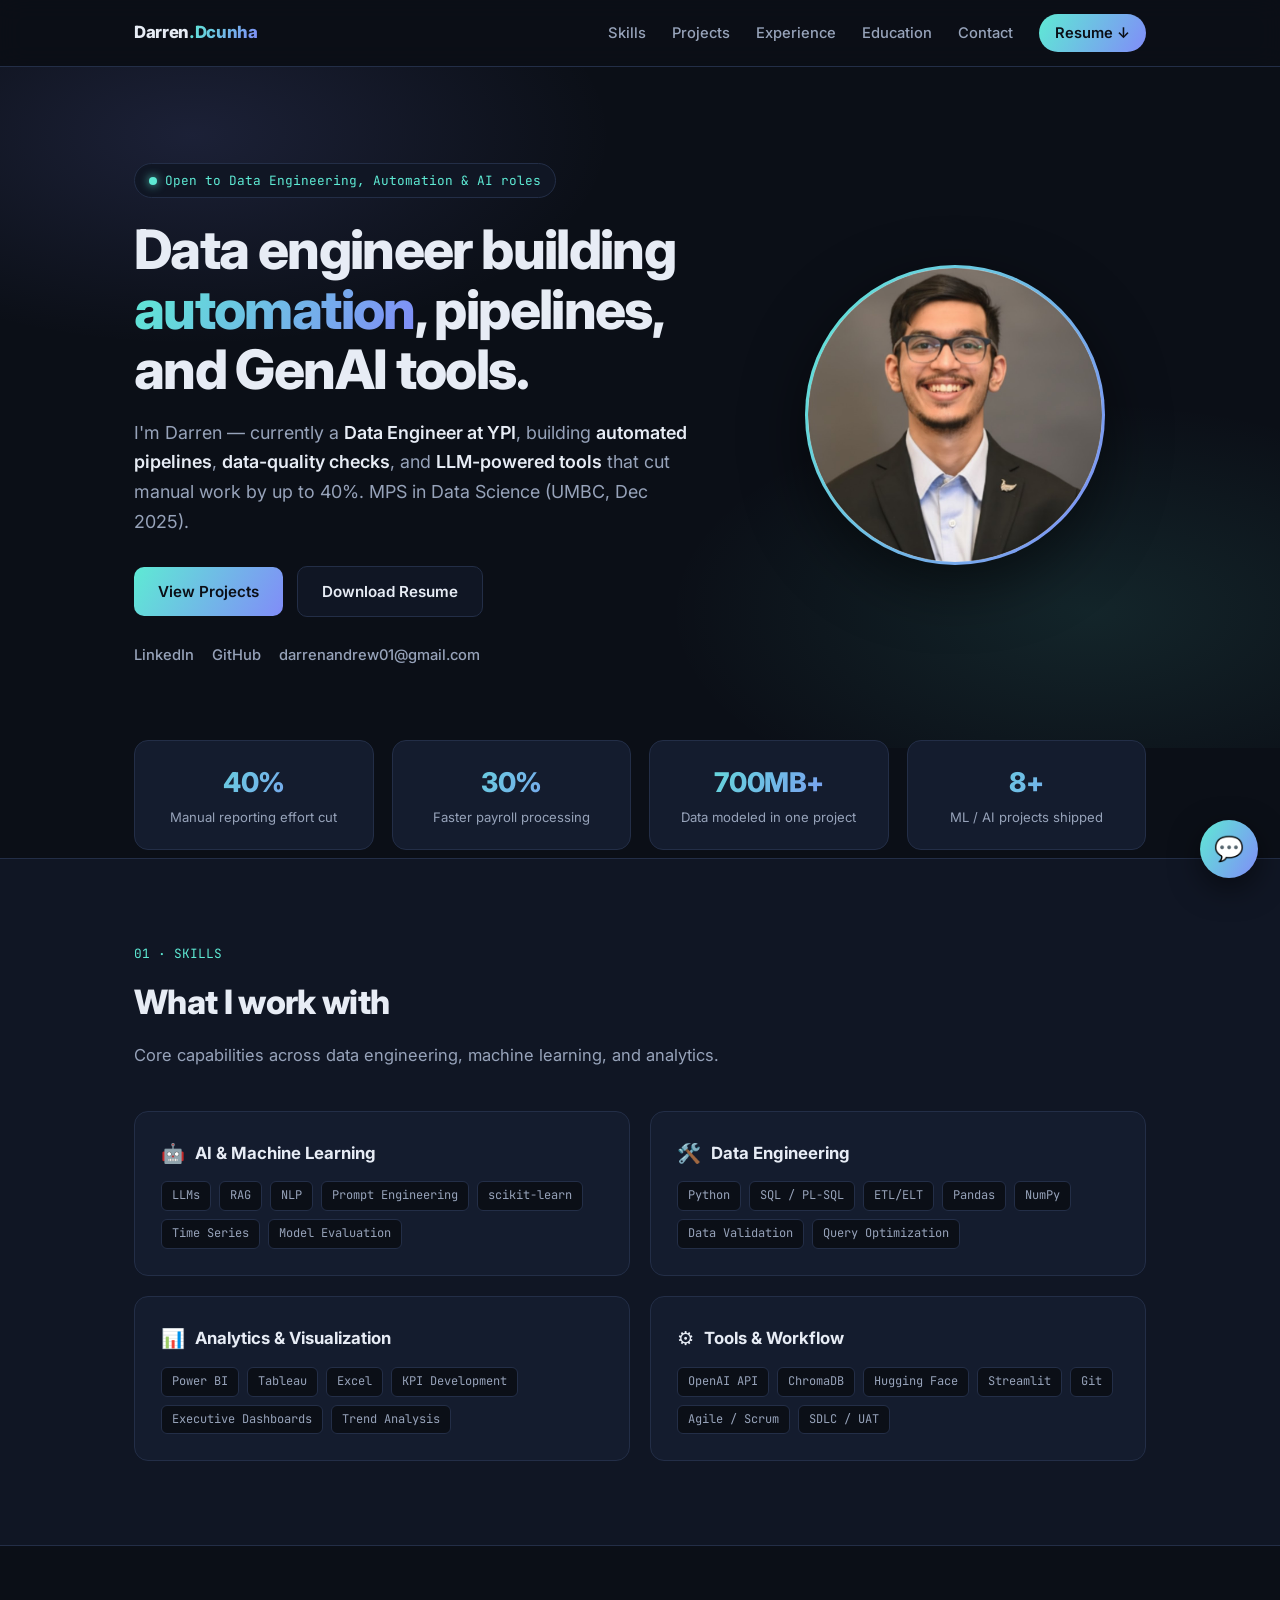
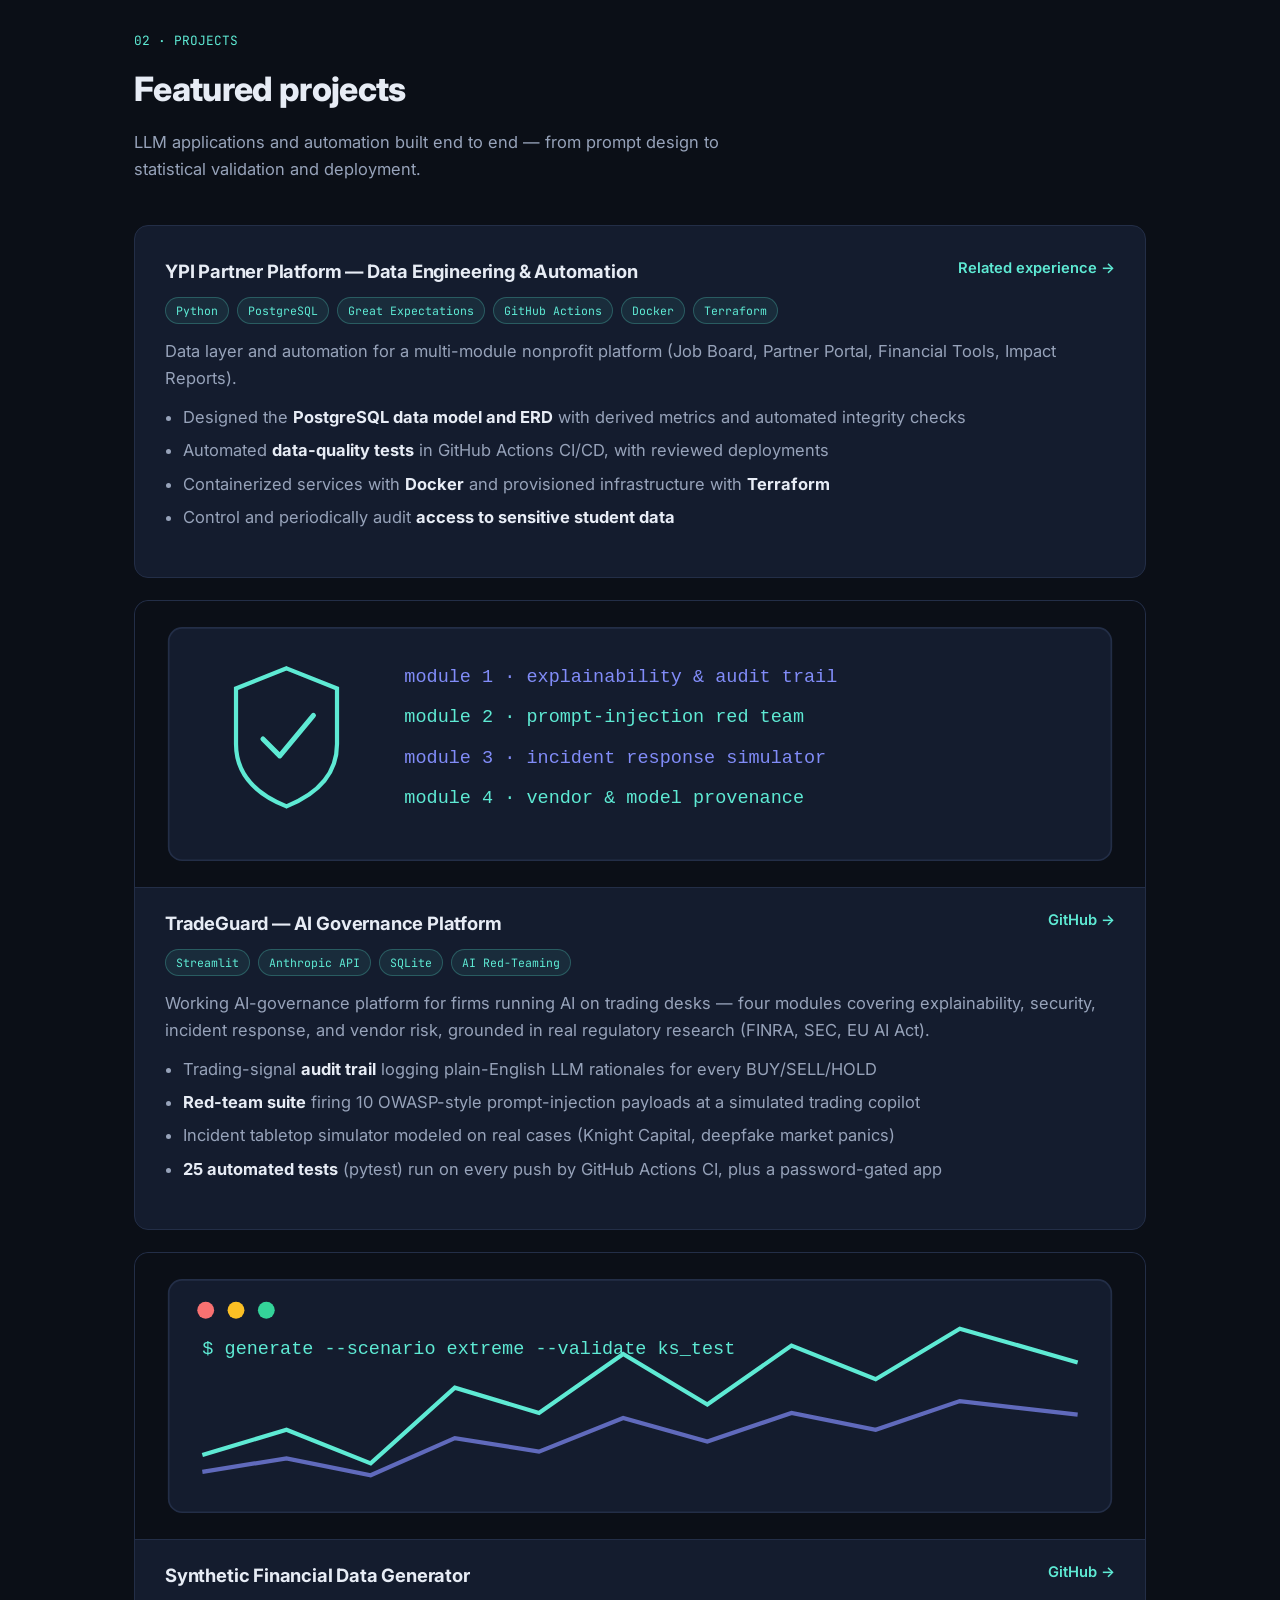
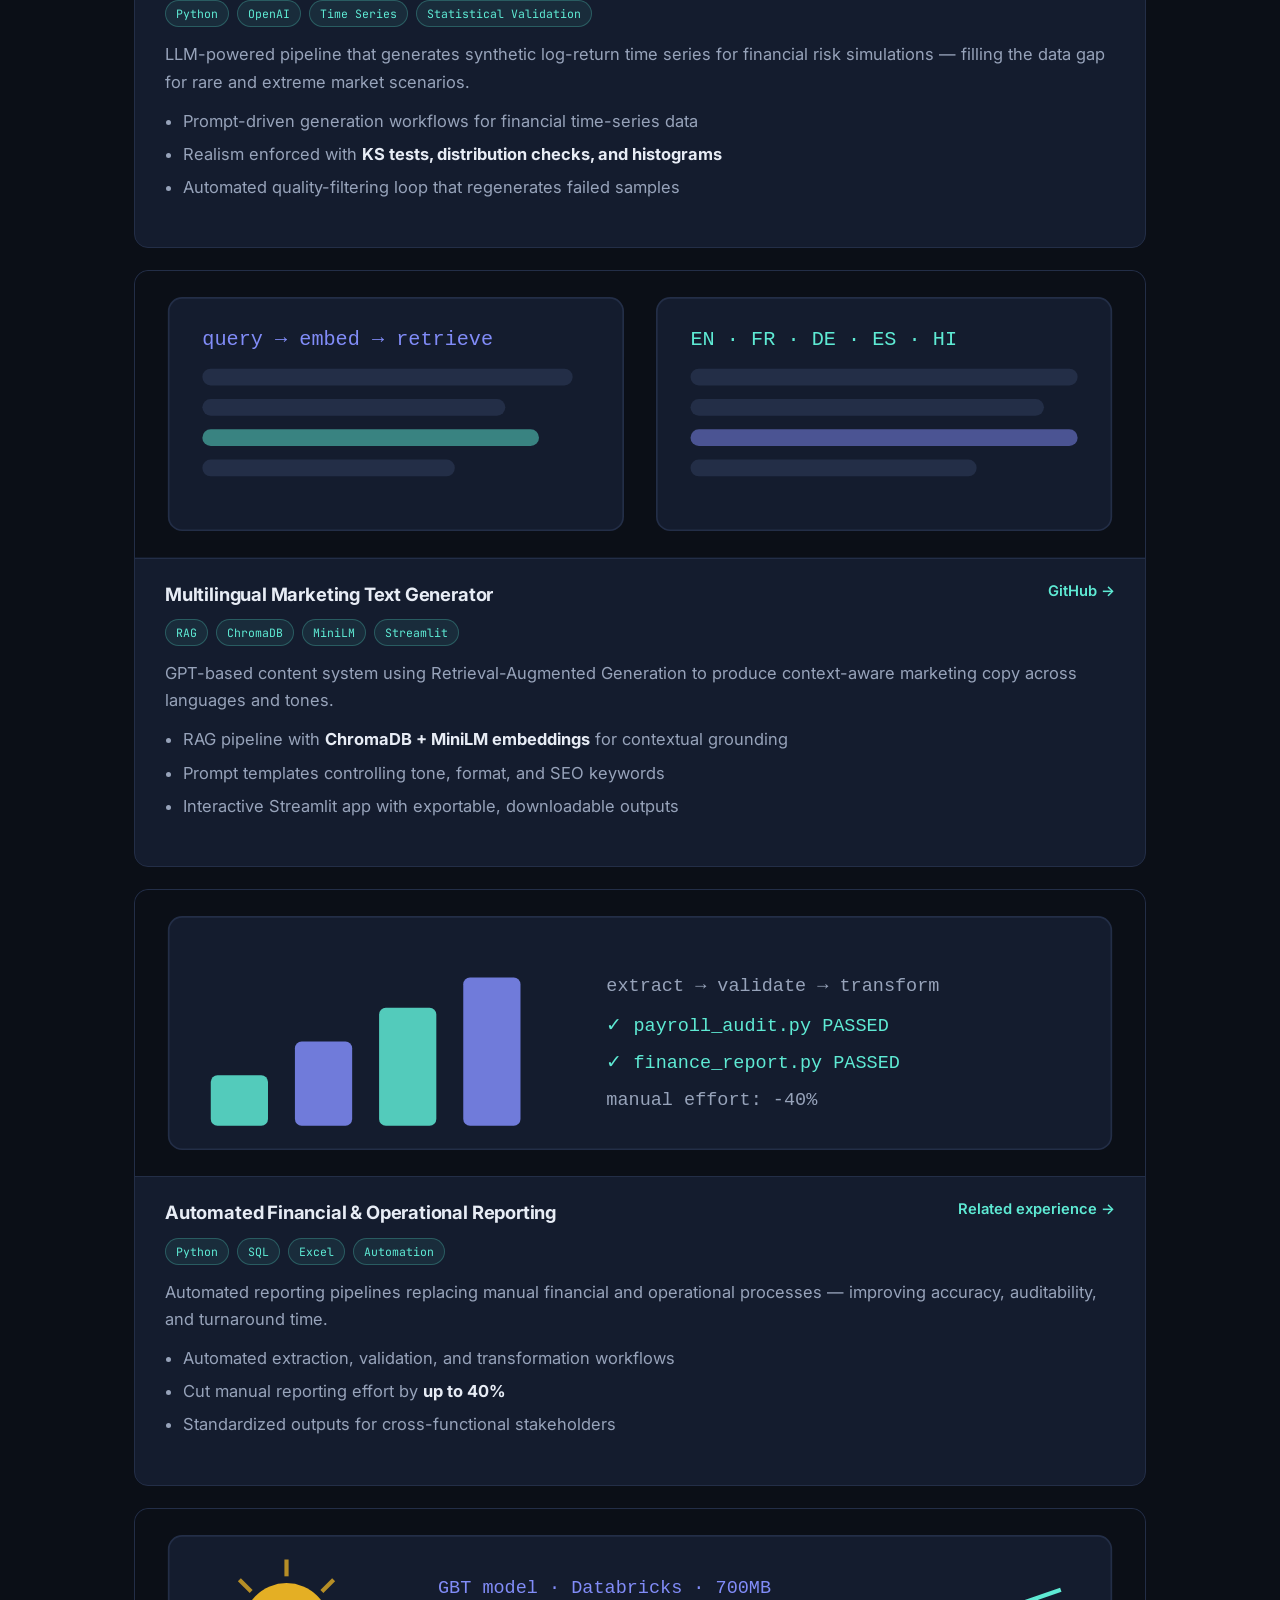
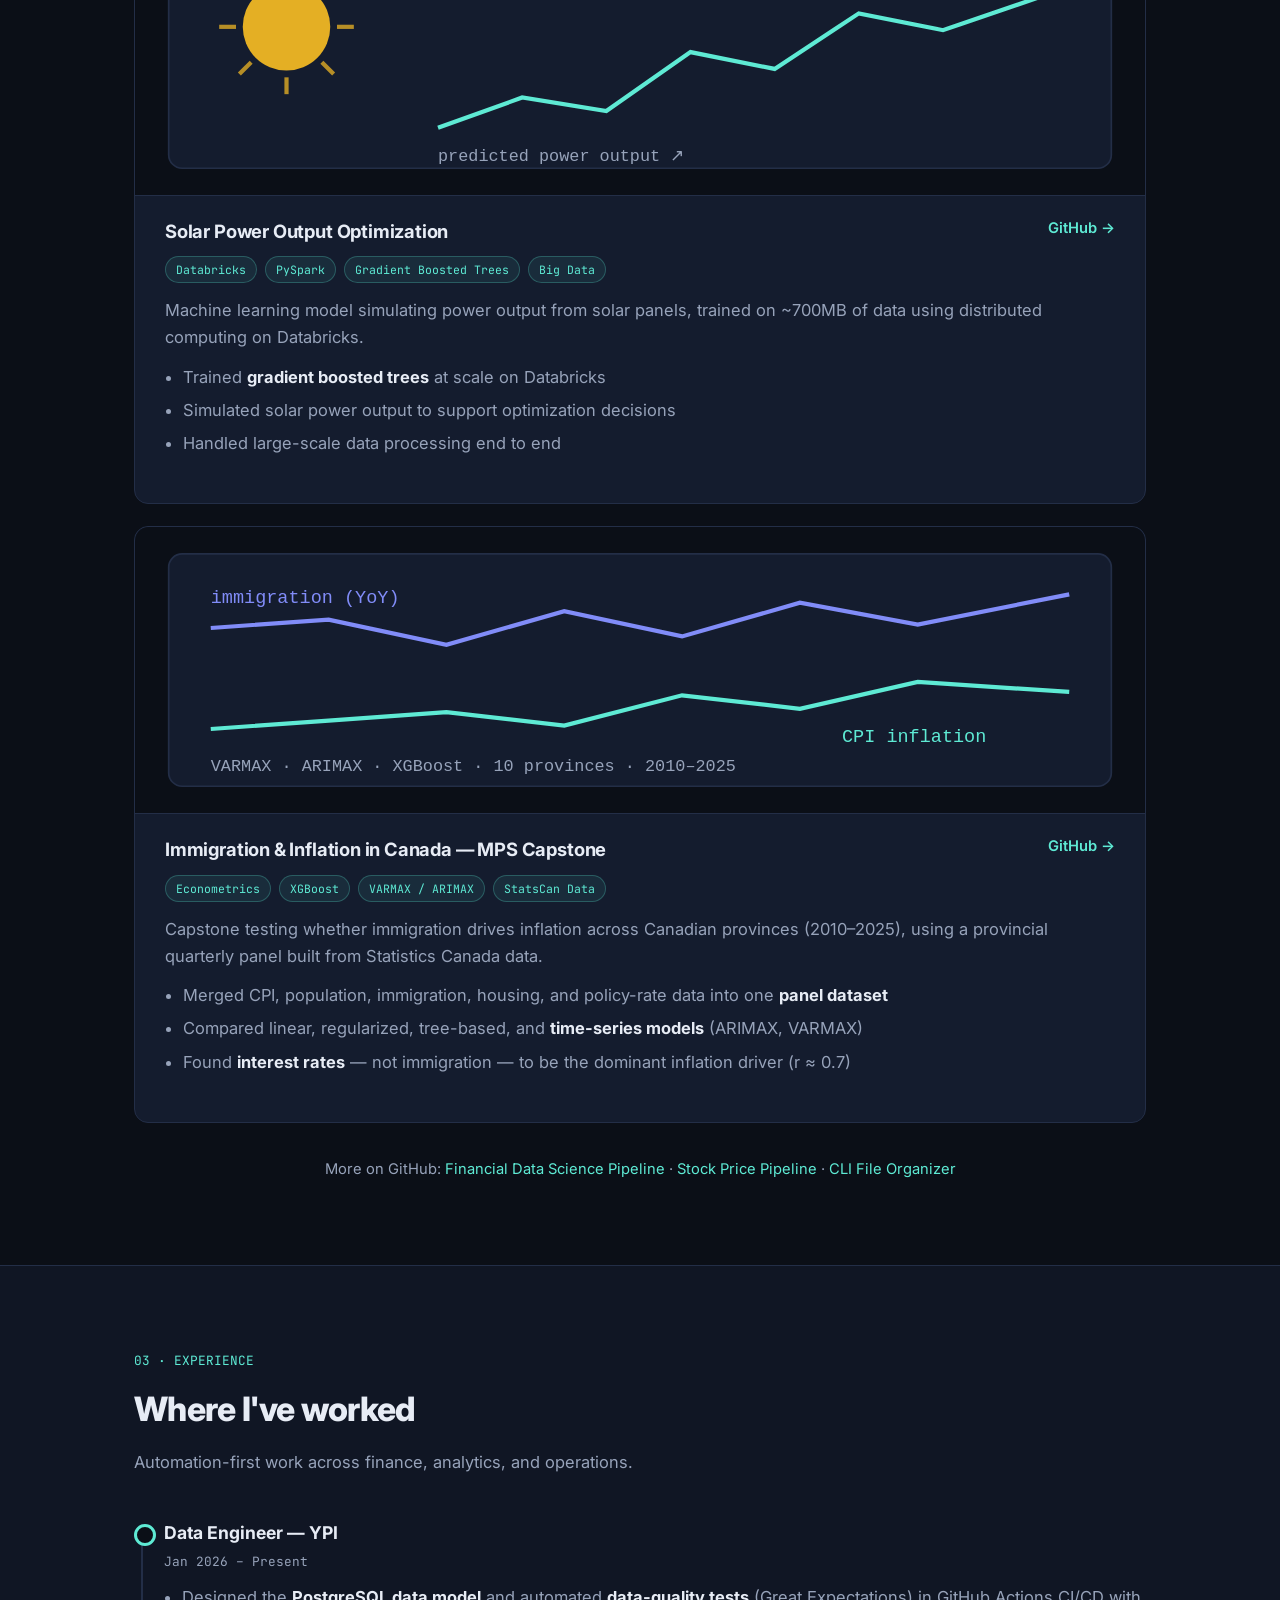
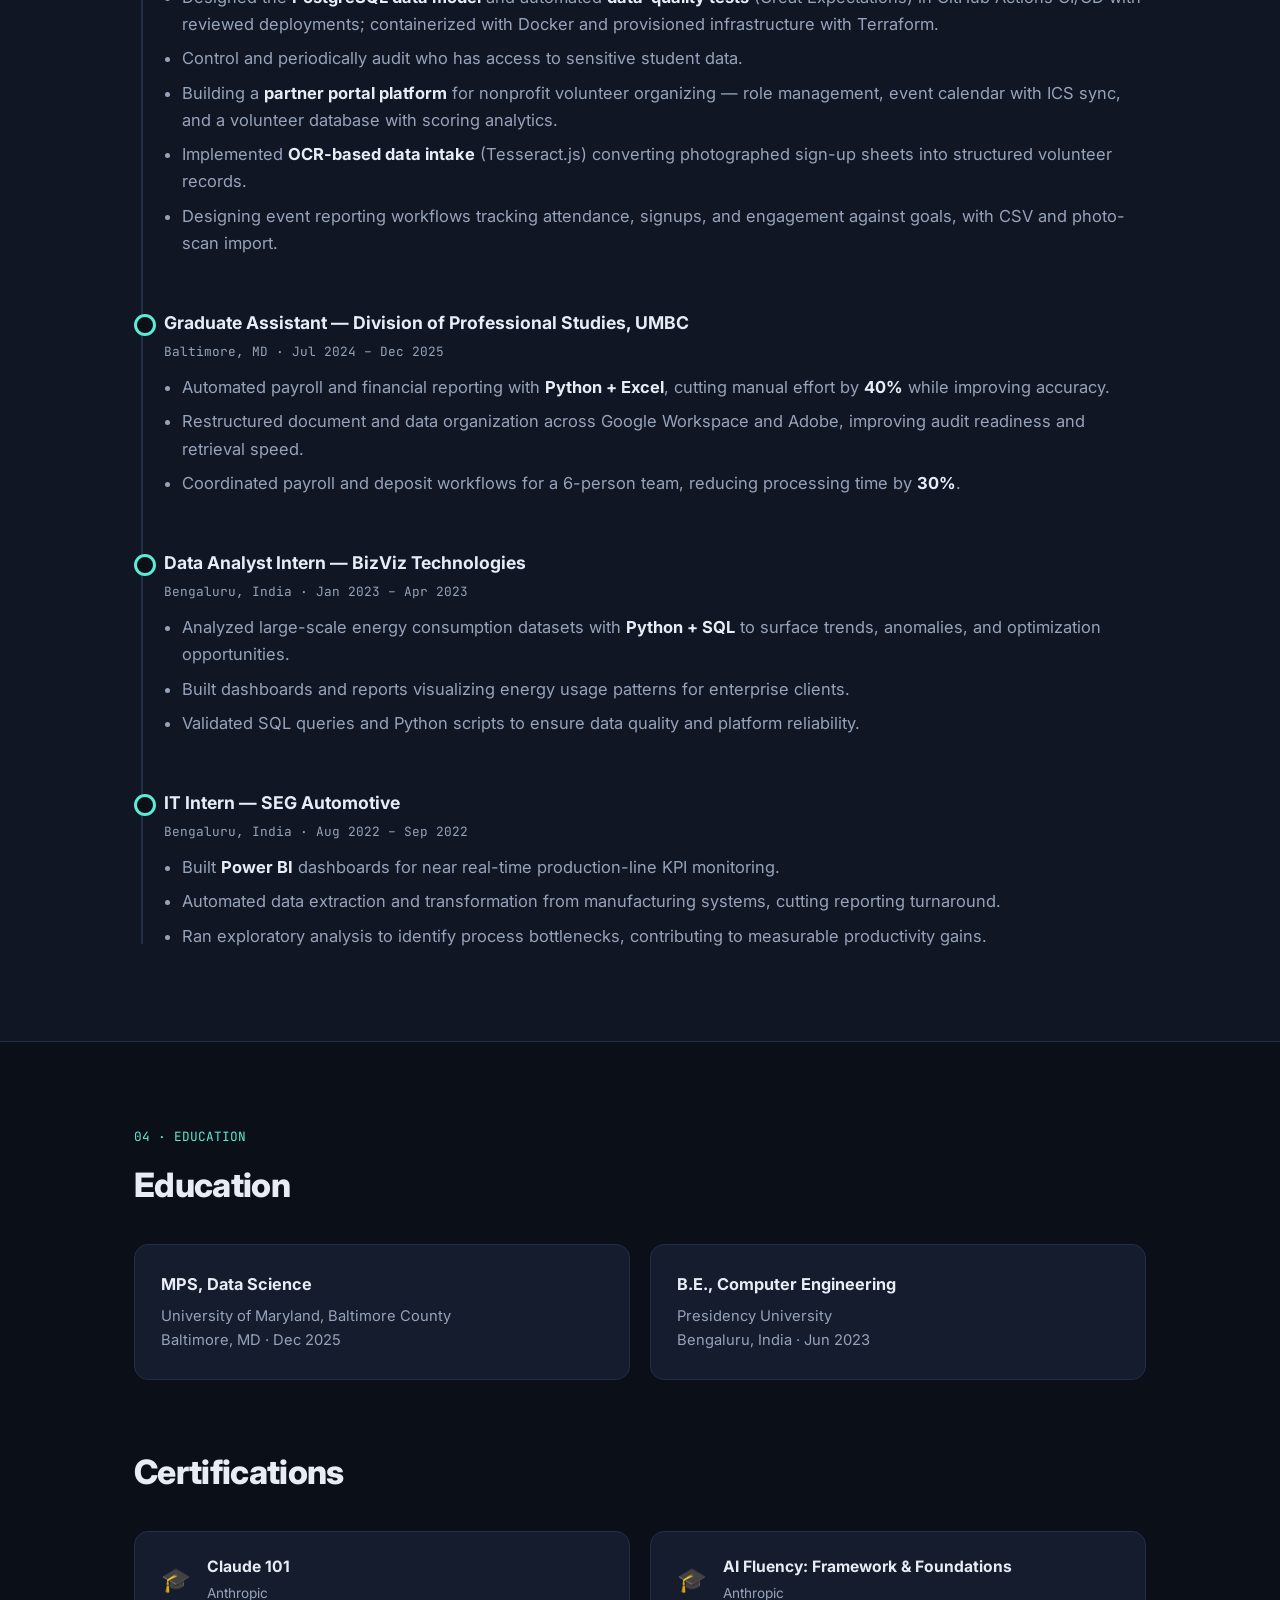
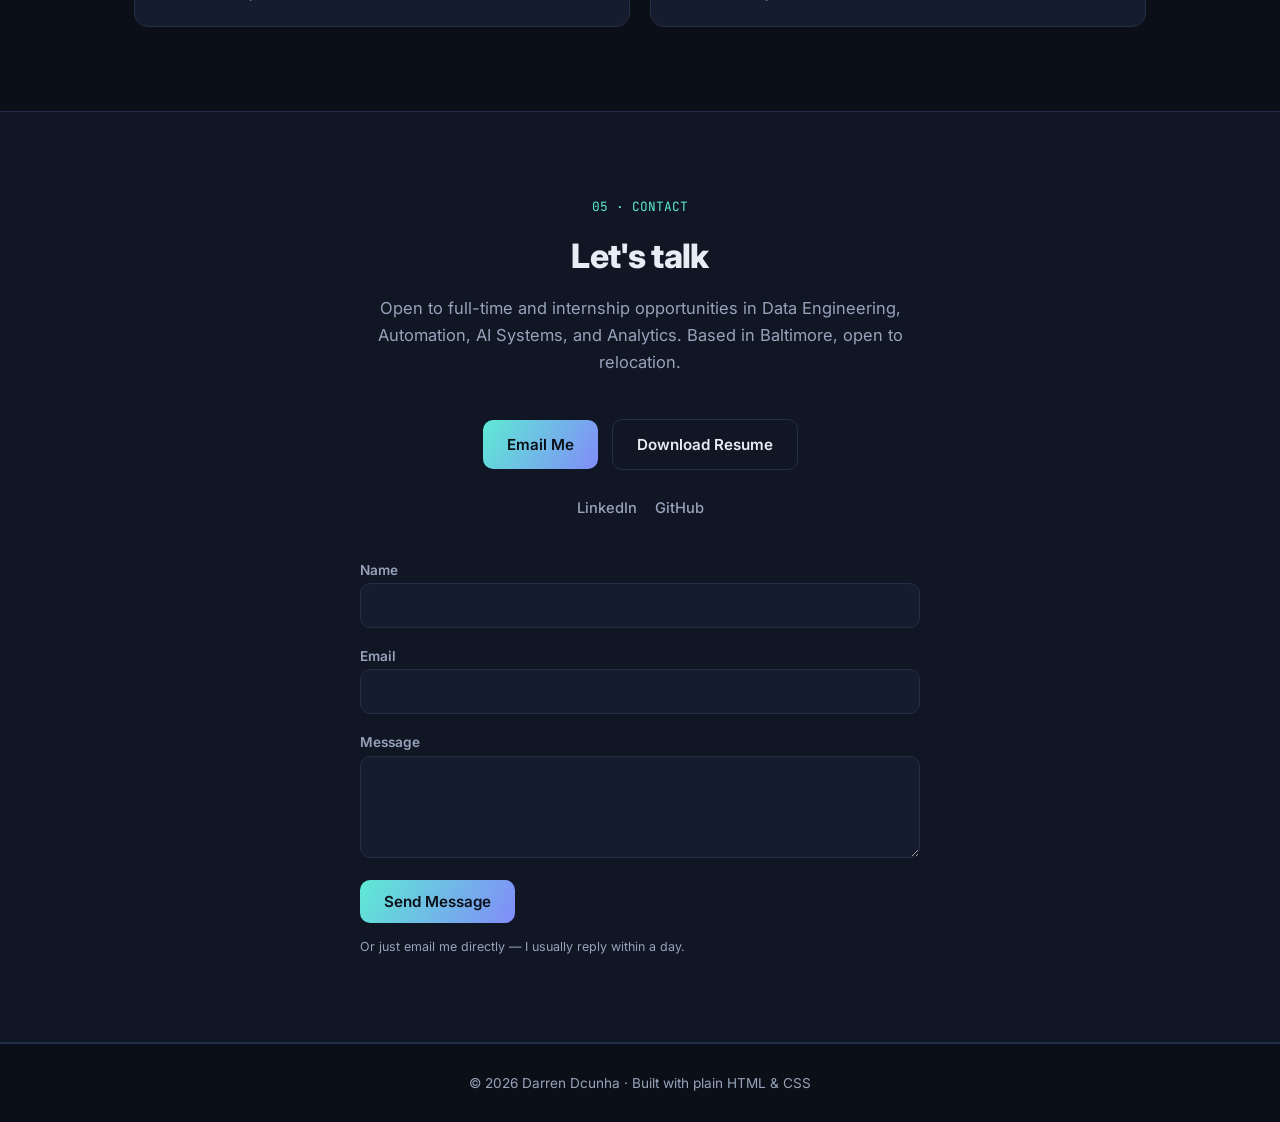
<file: index.html>
<!DOCTYPE html>
<html lang="en">
<head>
  <meta charset="utf-8" />
  <meta name="viewport" content="width=device-width, initial-scale=1" />
  <title>Darren Dcunha — Data Engineer · Automation, Pipelines &amp; GenAI</title>
  <meta name="description" content="Darren Dcunha is a data engineer building automation, data pipelines, and GenAI tools. MPS Data Science, UMBC. View projects, experience, and resume." />
  <meta name="author" content="Darren Dcunha" />
  <meta property="og:title" content="Darren Dcunha — Data Engineer" />
  <meta property="og:description" content="Generative AI, RAG systems, and automated data pipelines. Projects, experience, and resume." />
  <meta property="og:type" content="website" />
  <meta property="og:image" content="images/headshot.jpg" />
  <link rel="icon" href="images/logo.svg" type="image/svg+xml" />
  <link rel="preconnect" href="https://fonts.googleapis.com" />
  <link rel="preconnect" href="https://fonts.gstatic.com" crossorigin />
  <link href="https://fonts.googleapis.com/css2?family=Inter:wght@400;500;600;700;800&family=JetBrains+Mono:wght@400;500&display=swap" rel="stylesheet" />
  <style>
    :root {
      --bg: #0b0f17;
      --bg-alt: #101624;
      --card: #141c2e;
      --card-hover: #182238;
      --border: #232e47;
      --text: #e7ecf5;
      --muted: #97a3ba;
      --accent: #5eead4;
      --accent-2: #818cf8;
      --grad: linear-gradient(120deg, #5eead4, #818cf8);
      --radius: 14px;
      --maxw: 1060px;
    }
    * { margin: 0; padding: 0; box-sizing: border-box; }
    html { scroll-behavior: smooth; }
    body {
      background: var(--bg);
      color: var(--text);
      font-family: "Inter", system-ui, -apple-system, sans-serif;
      font-size: 16.5px;
      line-height: 1.65;
      -webkit-font-smoothing: antialiased;
    }
    ::selection { background: rgba(94, 234, 212, 0.25); }
    .mono { font-family: "JetBrains Mono", monospace; }
    a { color: var(--accent); text-decoration: none; }
    a:hover { text-decoration: underline; }
    .wrap { max-width: var(--maxw); margin: 0 auto; padding: 0 24px; }
 
    /* Nav */
    nav {
      position: sticky; top: 0; z-index: 50;
      background: rgba(11, 15, 23, 0.82);
      backdrop-filter: blur(12px);
      border-bottom: 1px solid var(--border);
    }
    .nav-inner {
      max-width: var(--maxw); margin: 0 auto; padding: 14px 24px;
      display: flex; align-items: center; justify-content: space-between; gap: 16px;
    }
    .nav-logo { font-weight: 800; font-size: 1.05rem; color: var(--text); letter-spacing: -0.02em; }
    .nav-logo:hover { text-decoration: none; }
    .nav-logo span { background: var(--grad); -webkit-background-clip: text; background-clip: text; color: transparent; }
    .nav-links { display: flex; gap: 26px; align-items: center; }
    .nav-links a { color: var(--muted); font-size: 0.92rem; font-weight: 500; }
    .nav-links a:hover { color: var(--text); text-decoration: none; }
    .nav-links a.cta {
      color: #0b0f17; background: var(--grad); padding: 7px 16px;
      border-radius: 999px; font-weight: 600;
    }
    .nav-links a.cta:hover { opacity: 0.9; }
    .nav-toggle { display: none; background: none; border: 0; color: var(--text); font-size: 1.5rem; cursor: pointer; }
 
    /* Hero */
    .hero { padding: 96px 0 80px; position: relative; overflow: hidden; }
    .hero::before {
      content: ""; position: absolute; inset: 0; pointer-events: none;
      background:
        radial-gradient(600px 300px at 15% 10%, rgba(129, 140, 248, 0.14), transparent 70%),
        radial-gradient(600px 300px at 85% 80%, rgba(94, 234, 212, 0.10), transparent 70%);
    }
    .hero-grid {
      display: grid; grid-template-columns: 1.5fr 1fr; gap: 56px;
      align-items: center; position: relative;
    }
    .kicker {
      display: inline-flex; align-items: center; gap: 8px;
      font-family: "JetBrains Mono", monospace; font-size: 0.8rem;
      color: var(--accent); border: 1px solid var(--border);
      background: var(--bg-alt); padding: 6px 14px; border-radius: 999px;
      margin-bottom: 22px;
    }
    .kicker::before { content: ""; width: 8px; height: 8px; border-radius: 50%; background: var(--accent); box-shadow: 0 0 10px var(--accent); }
    h1 {
      font-size: clamp(2.3rem, 5vw, 3.4rem); font-weight: 800;
      letter-spacing: -0.03em; line-height: 1.1; margin-bottom: 18px;
    }
    h1 .grad { background: var(--grad); -webkit-background-clip: text; background-clip: text; color: transparent; }
    .hero p.lede { color: var(--muted); font-size: 1.12rem; max-width: 560px; margin-bottom: 30px; }
    .hero p.lede strong { color: var(--text); font-weight: 600; }
    .btn-row { display: flex; gap: 14px; flex-wrap: wrap; align-items: center; }
    .btn {
      display: inline-flex; align-items: center; gap: 8px;
      padding: 12px 24px; border-radius: 10px; font-weight: 600; font-size: 0.95rem;
      transition: transform 0.15s, opacity 0.15s;
    }
    .btn:hover { text-decoration: none; transform: translateY(-2px); }
    .btn.primary { background: var(--grad); color: #0b0f17; }
    .btn.ghost { border: 1px solid var(--border); color: var(--text); background: var(--bg-alt); }
    .social-row { display: flex; gap: 18px; margin-top: 26px; }
    .social-row a { color: var(--muted); font-size: 0.92rem; font-weight: 500; }
    .social-row a:hover { color: var(--accent); }
    .headshot-wrap { display: flex; justify-content: center; }
    .headshot {
      width: min(300px, 70vw); aspect-ratio: 1; border-radius: 50%;
      object-fit: cover; border: 3px solid transparent;
      background: var(--grad) border-box;
      box-shadow: 0 20px 60px rgba(0, 0, 0, 0.5);
    }
 
    /* Sections */
    section.block { padding: 84px 0; }
    section.block.alt { background: var(--bg-alt); border-top: 1px solid var(--border); border-bottom: 1px solid var(--border); }
    .sec-label { font-family: "JetBrains Mono", monospace; font-size: 0.8rem; color: var(--accent); margin-bottom: 10px; }
    h2 { font-size: clamp(1.6rem, 3vw, 2.1rem); font-weight: 800; letter-spacing: -0.02em; margin-bottom: 12px; }
    .sec-sub { color: var(--muted); max-width: 640px; margin-bottom: 42px; }
 
    /* Skills */
    .skills-grid { display: grid; grid-template-columns: repeat(2, 1fr); gap: 20px; }
    .skill-card {
      background: var(--card); border: 1px solid var(--border);
      border-radius: var(--radius); padding: 26px;
      transition: border-color 0.2s, background 0.2s;
    }
    .skill-card:hover { border-color: var(--accent); background: var(--card-hover); }
    .skill-card h3 { font-size: 1.05rem; margin-bottom: 12px; display: flex; align-items: center; gap: 10px; }
    .skill-card .ico { font-size: 1.2rem; }
    .tags { display: flex; flex-wrap: wrap; gap: 8px; }
    .tag {
      font-family: "JetBrains Mono", monospace; font-size: 0.75rem;
      color: var(--muted); background: var(--bg); border: 1px solid var(--border);
      padding: 4px 10px; border-radius: 6px;
    }
 
    /* Projects */
    .proj-grid { display: grid; gap: 22px; }
    .proj-card {
      background: var(--card); border: 1px solid var(--border);
      border-radius: var(--radius); padding: 30px;
      transition: border-color 0.2s, transform 0.2s;
    }
    .proj-card:hover { border-color: var(--accent-2); transform: translateY(-3px); }
    .proj-head { display: flex; justify-content: space-between; align-items: flex-start; gap: 16px; flex-wrap: wrap; margin-bottom: 6px; }
    .proj-card h3 { font-size: 1.15rem; letter-spacing: -0.01em; }
    .proj-card .pills { display: flex; flex-wrap: wrap; gap: 8px; margin: 10px 0 14px; }
    .pill {
      font-family: "JetBrains Mono", monospace; font-size: 0.72rem;
      color: var(--accent); background: rgba(94, 234, 212, 0.08);
      border: 1px solid rgba(94, 234, 212, 0.25);
      padding: 3px 10px; border-radius: 999px;
    }
    .proj-card p { color: var(--muted); margin-bottom: 12px; }
    .proj-card ul { margin: 0 0 16px 18px; color: var(--muted); }
    .proj-card ul li { margin-bottom: 6px; }
    .proj-card ul li strong { color: var(--text); }
    .proj-link { font-weight: 600; font-size: 0.92rem; }
 
    /* Experience */
    .timeline { position: relative; padding-left: 30px; }
    .timeline::before {
      content: ""; position: absolute; left: 7px; top: 6px; bottom: 6px;
      width: 2px; background: var(--border);
    }
    .tl-item { position: relative; padding-bottom: 44px; }
    .tl-item:last-child { padding-bottom: 0; }
    .tl-item::before {
      content: ""; position: absolute; left: -30px; top: 6px;
      width: 16px; height: 16px; border-radius: 50%;
      background: var(--bg); border: 3px solid var(--accent);
    }
    .tl-item h3 { font-size: 1.1rem; }
    .tl-meta { font-family: "JetBrains Mono", monospace; font-size: 0.8rem; color: var(--muted); margin: 4px 0 12px; }
    .tl-item ul { margin-left: 18px; color: var(--muted); }
    .tl-item ul li { margin-bottom: 7px; }
    .tl-item ul li strong { color: var(--text); }
 
    /* Education */
    .edu-grid { display: grid; grid-template-columns: 1fr 1fr; gap: 20px; }
    .edu-card { background: var(--card); border: 1px solid var(--border); border-radius: var(--radius); padding: 26px; }
    .edu-card h3 { font-size: 1.02rem; margin-bottom: 6px; }
    .edu-card p { color: var(--muted); font-size: 0.92rem; }
 
    /* Contact */
    .contact-box { text-align: center; max-width: 620px; margin: 0 auto; }
    .contact-box .sec-sub { margin-left: auto; margin-right: auto; }
 
    footer {
      border-top: 1px solid var(--border); padding: 28px 0;
      text-align: center; color: var(--muted); font-size: 0.85rem;
    }
 
    /* Reveal animation */
    .reveal { opacity: 0; transform: translateY(24px); transition: opacity 0.6s ease, transform 0.6s ease; }
    .reveal.in { opacity: 1; transform: none; }
    @media (prefers-reduced-motion: reduce) {
      html { scroll-behavior: auto; }
      .reveal { opacity: 1; transform: none; transition: none; }
    }
 
    /* Stats bar */
    .stats {
      display: grid; grid-template-columns: repeat(4, 1fr); gap: 18px;
      max-width: var(--maxw); margin: 0 auto; padding: 0 24px;
      position: relative; transform: translateY(-8px);
    }
    .stat {
      background: var(--card); border: 1px solid var(--border);
      border-radius: var(--radius); padding: 20px 22px; text-align: center;
    }
    .stat .num {
      font-size: 1.7rem; font-weight: 800; letter-spacing: -0.02em;
      background: var(--grad); -webkit-background-clip: text; background-clip: text; color: transparent;
    }
    .stat .lbl { color: var(--muted); font-size: 0.82rem; margin-top: 2px; }
 
    /* Project visuals */
    .proj-visual {
      margin: -30px -30px 20px; border-bottom: 1px solid var(--border);
      border-radius: var(--radius) var(--radius) 0 0; overflow: hidden; line-height: 0;
    }
    .proj-visual svg { width: 100%; height: auto; display: block; }
 
    /* Certifications */
    .cert-grid { display: grid; grid-template-columns: 1fr 1fr; gap: 20px; }
    .cert-card {
      background: var(--card); border: 1px solid var(--border);
      border-radius: var(--radius); padding: 22px 26px;
      display: flex; align-items: center; gap: 16px;
    }
    .cert-card .badge { font-size: 1.5rem; }
    .cert-card h3 { font-size: 0.98rem; margin-bottom: 2px; }
    .cert-card p { color: var(--muted); font-size: 0.85rem; }
 
    /* Contact form */
    .contact-form {
      max-width: 560px; margin: 36px auto 0; text-align: left;
      display: grid; gap: 14px;
    }
    .contact-form label { font-size: 0.85rem; font-weight: 600; color: var(--muted); }
    .contact-form input, .contact-form textarea {
      width: 100%; background: var(--card); border: 1px solid var(--border);
      border-radius: 10px; padding: 12px 14px; color: var(--text);
      font-family: inherit; font-size: 0.95rem;
    }
    .contact-form input:focus, .contact-form textarea:focus {
      outline: none; border-color: var(--accent);
    }
    .contact-form button {
      border: 0; cursor: pointer; font-family: inherit;
      justify-self: start;
    }
    .form-note { font-size: 0.78rem; color: var(--muted); }
 
    /* Chatbot */
    .chat-fab {
      position: fixed; right: 22px; bottom: 22px; z-index: 90;
      width: 58px; height: 58px; border-radius: 50%;
      background: var(--grad); color: #0b0f17; font-size: 1.5rem;
      border: 0; cursor: pointer; box-shadow: 0 10px 30px rgba(0,0,0,0.5);
      display: flex; align-items: center; justify-content: center;
      transition: transform 0.15s;
    }
    .chat-fab:hover { transform: scale(1.07); }
    .chat-panel {
      position: fixed; right: 22px; bottom: 92px; z-index: 91;
      width: min(360px, calc(100vw - 44px)); height: 460px; max-height: calc(100vh - 130px);
      background: var(--bg-alt); border: 1px solid var(--border);
      border-radius: 16px; box-shadow: 0 20px 60px rgba(0,0,0,0.6);
      display: none; flex-direction: column; overflow: hidden;
    }
    .chat-panel.open { display: flex; }
    .chat-head {
      padding: 14px 18px; border-bottom: 1px solid var(--border);
      display: flex; align-items: center; gap: 10px; background: var(--card);
    }
    .chat-head img { width: 34px; height: 34px; border-radius: 50%; object-fit: cover; }
    .chat-head .t { font-weight: 700; font-size: 0.92rem; }
    .chat-head .s { font-size: 0.72rem; color: var(--accent); }
    .chat-body { flex: 1; overflow-y: auto; padding: 16px; display: flex; flex-direction: column; gap: 10px; }
    .msg { max-width: 85%; padding: 10px 14px; border-radius: 14px; font-size: 0.88rem; line-height: 1.5; }
    .msg.bot { background: var(--card); border: 1px solid var(--border); align-self: flex-start; border-bottom-left-radius: 4px; }
    .msg.bot a { font-weight: 600; }
    .msg.user { background: var(--grad); color: #0b0f17; align-self: flex-end; border-bottom-right-radius: 4px; font-weight: 500; }
    .chips { display: flex; flex-wrap: wrap; gap: 8px; }
    .chip {
      font-size: 0.75rem; font-family: "JetBrains Mono", monospace;
      color: var(--accent); background: rgba(94,234,212,0.08);
      border: 1px solid rgba(94,234,212,0.3); border-radius: 999px;
      padding: 5px 12px; cursor: pointer;
    }
    .chip:hover { background: rgba(94,234,212,0.18); }
    .chat-input-row { display: flex; gap: 8px; padding: 12px; border-top: 1px solid var(--border); background: var(--card); }
    .chat-input-row input {
      flex: 1; background: var(--bg); border: 1px solid var(--border);
      border-radius: 999px; padding: 10px 16px; color: var(--text);
      font-family: inherit; font-size: 0.88rem;
    }
    .chat-input-row input:focus { outline: none; border-color: var(--accent); }
    .chat-input-row button {
      width: 42px; height: 42px; border-radius: 50%; border: 0; cursor: pointer;
      background: var(--grad); color: #0b0f17; font-size: 1rem;
    }
 
    /* Responsive */
    @media (max-width: 860px) {
      .hero-grid { grid-template-columns: 1fr; gap: 40px; }
      .headshot-wrap { order: -1; }
      .skills-grid, .edu-grid, .cert-grid { grid-template-columns: 1fr; }
      .stats { grid-template-columns: repeat(2, 1fr); }
      .nav-links {
        display: none; position: absolute; top: 100%; left: 0; right: 0;
        flex-direction: column; background: var(--bg-alt);
        border-bottom: 1px solid var(--border); padding: 20px; gap: 18px;
      }
      .nav-links.open { display: flex; }
      .nav-toggle { display: block; }
    }
  </style>
</head>
<body>
 
  <nav aria-label="Main navigation">
    <div class="nav-inner">
      <a class="nav-logo" href="#top">Darren<span>.Dcunha</span></a>
      <button class="nav-toggle" aria-label="Toggle menu" aria-expanded="false">☰</button>
      <div class="nav-links" id="navLinks">
        <a href="#skills">Skills</a>
        <a href="#projects">Projects</a>
        <a href="#experience">Experience</a>
        <a href="#education">Education</a>
        <a href="#contact">Contact</a>
        <a class="cta" href="assets/Darren_Dcunha_Resume.pdf" target="_blank" rel="noreferrer">Resume ↓</a>
      </div>
    </div>
  </nav>
 
  <header class="hero" id="top">
    <div class="wrap hero-grid">
      <div>
        <span class="kicker">Open to Data Engineering, Automation &amp; AI roles</span>
        <h1>Data engineer building <span class="grad">automation</span>, pipelines, and GenAI tools.</h1>
        <p class="lede">
          I'm Darren — currently a <strong>Data Engineer at YPI</strong>, building <strong>automated pipelines</strong>,
          <strong>data-quality checks</strong>, and <strong>LLM-powered tools</strong> that cut manual work
          by up to 40%. MPS in Data Science (UMBC, Dec 2025).
        </p>
        <div class="btn-row">
          <a class="btn primary" href="#projects">View Projects</a>
          <a class="btn ghost" href="assets/Darren_Dcunha_Resume.pdf" target="_blank" rel="noreferrer">Download Resume</a>
        </div>
        <div class="social-row">
          <a href="https://www.linkedin.com/in/darrenandrewdcunha" target="_blank" rel="noreferrer">LinkedIn</a>
          <a href="https://github.com/darren16449" target="_blank" rel="noreferrer">GitHub</a>
          <a href="mailto:darrenandrew01@gmail.com">darrenandrew01@gmail.com</a>
        </div>
      </div>
      <div class="headshot-wrap">
        <img class="headshot" src="images/headshot.jpg" alt="Portrait of Darren Dcunha" width="300" height="300" />
      </div>
    </div>
  </header>
 
  <div class="stats" aria-label="Career highlights">
    <div class="stat reveal"><div class="num">40%</div><div class="lbl">Manual reporting effort cut</div></div>
    <div class="stat reveal"><div class="num">30%</div><div class="lbl">Faster payroll processing</div></div>
    <div class="stat reveal"><div class="num">700MB+</div><div class="lbl">Data modeled in one project</div></div>
    <div class="stat reveal"><div class="num">8+</div><div class="lbl">ML / AI projects shipped</div></div>
  </div>
 
  <section class="block alt" id="skills">
    <div class="wrap">
      <p class="sec-label reveal">01 · SKILLS</p>
      <h2 class="reveal">What I work with</h2>
      <p class="sec-sub reveal">Core capabilities across data engineering, machine learning, and analytics.</p>
      <div class="skills-grid">
        <div class="skill-card reveal">
          <h3><span class="ico">🤖</span> AI &amp; Machine Learning</h3>
          <div class="tags">
            <span class="tag">LLMs</span><span class="tag">RAG</span><span class="tag">NLP</span>
            <span class="tag">Prompt Engineering</span><span class="tag">scikit-learn</span>
            <span class="tag">Time Series</span><span class="tag">Model Evaluation</span>
          </div>
        </div>
        <div class="skill-card reveal">
          <h3><span class="ico">🛠️</span> Data Engineering</h3>
          <div class="tags">
            <span class="tag">Python</span><span class="tag">SQL / PL-SQL</span><span class="tag">ETL/ELT</span>
            <span class="tag">Pandas</span><span class="tag">NumPy</span><span class="tag">Data Validation</span>
            <span class="tag">Query Optimization</span>
          </div>
        </div>
        <div class="skill-card reveal">
          <h3><span class="ico">📊</span> Analytics &amp; Visualization</h3>
          <div class="tags">
            <span class="tag">Power BI</span><span class="tag">Tableau</span><span class="tag">Excel</span>
            <span class="tag">KPI Development</span><span class="tag">Executive Dashboards</span>
            <span class="tag">Trend Analysis</span>
          </div>
        </div>
        <div class="skill-card reveal">
          <h3><span class="ico">⚙️</span> Tools &amp; Workflow</h3>
          <div class="tags">
            <span class="tag">OpenAI API</span><span class="tag">ChromaDB</span><span class="tag">Hugging Face</span>
            <span class="tag">Streamlit</span><span class="tag">Git</span><span class="tag">Agile / Scrum</span>
            <span class="tag">SDLC / UAT</span>
          </div>
        </div>
      </div>
    </div>
  </section>
 
  <section class="block" id="projects">
    <div class="wrap">
      <p class="sec-label reveal">02 · PROJECTS</p>
      <h2 class="reveal">Featured projects</h2>
      <p class="sec-sub reveal">LLM applications and automation built end to end — from prompt design to statistical validation and deployment.</p>
      <div class="proj-grid">
 
        <article class="proj-card reveal">
          <div class="proj-head">
            <h3>YPI Partner Platform — Data Engineering &amp; Automation</h3>
            <a class="proj-link" href="#experience">Related experience →</a>
          </div>
          <div class="pills">
            <span class="pill">Python</span><span class="pill">PostgreSQL</span>
            <span class="pill">Great Expectations</span><span class="pill">GitHub Actions</span>
            <span class="pill">Docker</span><span class="pill">Terraform</span>
          </div>
          <p>Data layer and automation for a multi-module nonprofit platform (Job Board, Partner Portal, Financial Tools, Impact Reports).</p>
          <ul>
            <li>Designed the <strong>PostgreSQL data model and ERD</strong> with derived metrics and automated integrity checks</li>
            <li>Automated <strong>data-quality tests</strong> in GitHub Actions CI/CD, with reviewed deployments</li>
            <li>Containerized services with <strong>Docker</strong> and provisioned infrastructure with <strong>Terraform</strong></li>
            <li>Control and periodically audit <strong>access to sensitive student data</strong></li>
          </ul>
        </article>
 
        <article class="proj-card reveal">
          <div class="proj-visual" aria-hidden="true">
            <!-- Replace with a real screenshot: <img src="images/proj-tradeguard.png" alt="..."> -->
            <svg viewBox="0 0 600 170" xmlns="http://www.w3.org/2000/svg">
              <rect width="600" height="170" fill="#0b0f17"/>
              <rect x="20" y="16" width="560" height="138" rx="8" fill="#141c2e" stroke="#232e47"/>
              <path d="M90 40 L120 52 L120 85 Q120 110 90 122 Q60 110 60 85 L60 52 Z" fill="none" stroke="#5eead4" stroke-width="2.5"/>
              <path d="M76 82 L86 92 L106 68" fill="none" stroke="#5eead4" stroke-width="3" stroke-linecap="round" stroke-linejoin="round"/>
              <text x="160" y="48" font-family="monospace" font-size="11" fill="#818cf8">module 1 · explainability &amp; audit trail</text>
              <text x="160" y="72" font-family="monospace" font-size="11" fill="#5eead4">module 2 · prompt-injection red team</text>
              <text x="160" y="96" font-family="monospace" font-size="11" fill="#818cf8">module 3 · incident response simulator</text>
              <text x="160" y="120" font-family="monospace" font-size="11" fill="#5eead4">module 4 · vendor &amp; model provenance</text>
            </svg>
          </div>
          <div class="proj-head">
            <h3>TradeGuard — AI Governance Platform</h3>
            <a class="proj-link" href="https://github.com/darren16449/tradeguard" target="_blank" rel="noreferrer">GitHub →</a>
          </div>
          <div class="pills">
            <span class="pill">Streamlit</span><span class="pill">Anthropic API</span>
            <span class="pill">SQLite</span><span class="pill">AI Red-Teaming</span>
          </div>
          <p>Working AI-governance platform for firms running AI on trading desks — four modules covering explainability, security, incident response, and vendor risk, grounded in real regulatory research (FINRA, SEC, EU AI Act).</p>
          <ul>
            <li>Trading-signal <strong>audit trail</strong> logging plain-English LLM rationales for every BUY/SELL/HOLD</li>
            <li><strong>Red-team suite</strong> firing 10 OWASP-style prompt-injection payloads at a simulated trading copilot</li>
            <li>Incident tabletop simulator modeled on real cases (Knight Capital, deepfake market panics)</li>
            <li><strong>25 automated tests</strong> (pytest) run on every push by GitHub Actions CI, plus a password-gated app</li>
          </ul>
        </article>
 
        <article class="proj-card reveal">
          <div class="proj-visual" aria-hidden="true">
            <!-- Replace with a real screenshot: <img src="images/proj-synthetic.png" alt="..."> -->
            <svg viewBox="0 0 600 170" xmlns="http://www.w3.org/2000/svg">
              <rect width="600" height="170" fill="#0b0f17"/>
              <rect x="20" y="16" width="560" height="138" rx="8" fill="#141c2e" stroke="#232e47"/>
              <circle cx="42" cy="34" r="5" fill="#f87171"/><circle cx="60" cy="34" r="5" fill="#fbbf24"/><circle cx="78" cy="34" r="5" fill="#34d399"/>
              <polyline points="40,120 90,105 140,125 190,80 240,95 290,60 340,90 390,55 440,75 490,45 560,65" fill="none" stroke="#5eead4" stroke-width="2.5"/>
              <polyline points="40,130 90,122 140,132 190,110 240,118 290,98 340,112 390,95 440,105 490,88 560,96" fill="none" stroke="#818cf8" stroke-width="2.5" opacity="0.7"/>
              <text x="40" y="60" font-family="monospace" font-size="11" fill="#5eead4">$ generate --scenario extreme --validate ks_test</text>
            </svg>
          </div>
          <div class="proj-head">
            <h3>Synthetic Financial Data Generator</h3>
            <a class="proj-link" href="https://github.com/darren16449/-FinSynGen-Synthetic-Financial-Data-Generator" target="_blank" rel="noreferrer">GitHub →</a>
          </div>
          <div class="pills">
            <span class="pill">Python</span><span class="pill">OpenAI</span>
            <span class="pill">Time Series</span><span class="pill">Statistical Validation</span>
          </div>
          <p>LLM-powered pipeline that generates synthetic log-return time series for financial risk simulations — filling the data gap for rare and extreme market scenarios.</p>
          <ul>
            <li>Prompt-driven generation workflows for financial time-series data</li>
            <li>Realism enforced with <strong>KS tests, distribution checks, and histograms</strong></li>
            <li>Automated quality-filtering loop that regenerates failed samples</li>
          </ul>
        </article>
 
        <article class="proj-card reveal">
          <div class="proj-visual" aria-hidden="true">
            <!-- Replace with a real screenshot: <img src="images/proj-marketing.png" alt="..."> -->
            <svg viewBox="0 0 600 170" xmlns="http://www.w3.org/2000/svg">
              <rect width="600" height="170" fill="#0b0f17"/>
              <rect x="20" y="16" width="270" height="138" rx="8" fill="#141c2e" stroke="#232e47"/>
              <rect x="310" y="16" width="270" height="138" rx="8" fill="#141c2e" stroke="#232e47"/>
              <text x="40" y="44" font-family="monospace" font-size="12" fill="#818cf8">query → embed → retrieve</text>
              <rect x="40" y="58" width="220" height="10" rx="5" fill="#232e47"/>
              <rect x="40" y="76" width="180" height="10" rx="5" fill="#232e47"/>
              <rect x="40" y="94" width="200" height="10" rx="5" fill="#5eead4" opacity="0.5"/>
              <rect x="40" y="112" width="150" height="10" rx="5" fill="#232e47"/>
              <text x="330" y="44" font-family="monospace" font-size="12" fill="#5eead4">EN · FR · DE · ES · HI</text>
              <rect x="330" y="58" width="230" height="10" rx="5" fill="#232e47"/>
              <rect x="330" y="76" width="210" height="10" rx="5" fill="#232e47"/>
              <rect x="330" y="94" width="230" height="10" rx="5" fill="#818cf8" opacity="0.5"/>
              <rect x="330" y="112" width="170" height="10" rx="5" fill="#232e47"/>
            </svg>
          </div>
          <div class="proj-head">
            <h3>Multilingual Marketing Text Generator</h3>
            <a class="proj-link" href="https://github.com/darren16449/Marketing-Content-Assistant" target="_blank" rel="noreferrer">GitHub →</a>
          </div>
          <div class="pills">
            <span class="pill">RAG</span><span class="pill">ChromaDB</span>
            <span class="pill">MiniLM</span><span class="pill">Streamlit</span>
          </div>
          <p>GPT-based content system using Retrieval-Augmented Generation to produce context-aware marketing copy across languages and tones.</p>
          <ul>
            <li>RAG pipeline with <strong>ChromaDB + MiniLM embeddings</strong> for contextual grounding</li>
            <li>Prompt templates controlling tone, format, and SEO keywords</li>
            <li>Interactive Streamlit app with exportable, downloadable outputs</li>
          </ul>
        </article>
 
        <article class="proj-card reveal">
          <div class="proj-visual" aria-hidden="true">
            <!-- Replace with a real screenshot: <img src="images/proj-reporting.png" alt="..."> -->
            <svg viewBox="0 0 600 170" xmlns="http://www.w3.org/2000/svg">
              <rect width="600" height="170" fill="#0b0f17"/>
              <rect x="20" y="16" width="560" height="138" rx="8" fill="#141c2e" stroke="#232e47"/>
              <rect x="45" y="110" width="34" height="30" rx="4" fill="#5eead4" opacity="0.85"/>
              <rect x="95" y="90" width="34" height="50" rx="4" fill="#818cf8" opacity="0.85"/>
              <rect x="145" y="70" width="34" height="70" rx="4" fill="#5eead4" opacity="0.85"/>
              <rect x="195" y="52" width="34" height="88" rx="4" fill="#818cf8" opacity="0.85"/>
              <text x="280" y="60" font-family="monospace" font-size="11" fill="#97a3ba">extract → validate → transform</text>
              <text x="280" y="84" font-family="monospace" font-size="11" fill="#5eead4">✓ payroll_audit.py     PASSED</text>
              <text x="280" y="106" font-family="monospace" font-size="11" fill="#5eead4">✓ finance_report.py    PASSED</text>
              <text x="280" y="128" font-family="monospace" font-size="11" fill="#97a3ba">manual effort: -40%</text>
            </svg>
          </div>
          <div class="proj-head">
            <h3>Automated Financial &amp; Operational Reporting</h3>
            <a class="proj-link" href="#experience">Related experience →</a>
          </div>
          <div class="pills">
            <span class="pill">Python</span><span class="pill">SQL</span>
            <span class="pill">Excel</span><span class="pill">Automation</span>
          </div>
          <p>Automated reporting pipelines replacing manual financial and operational processes — improving accuracy, auditability, and turnaround time.</p>
          <ul>
            <li>Automated extraction, validation, and transformation workflows</li>
            <li>Cut manual reporting effort by <strong>up to 40%</strong></li>
            <li>Standardized outputs for cross-functional stakeholders</li>
          </ul>
        </article>
 
        <article class="proj-card reveal">
          <div class="proj-visual" aria-hidden="true">
            <!-- Replace with a real screenshot: <img src="images/proj-solar.png" alt="..."> -->
            <svg viewBox="0 0 600 170" xmlns="http://www.w3.org/2000/svg">
              <rect width="600" height="170" fill="#0b0f17"/>
              <rect x="20" y="16" width="560" height="138" rx="8" fill="#141c2e" stroke="#232e47"/>
              <circle cx="90" cy="70" r="26" fill="#fbbf24" opacity="0.9"/>
              <g stroke="#fbbf24" stroke-width="2.5" opacity="0.7">
                <line x1="90" y1="30" x2="90" y2="40"/><line x1="90" y1="100" x2="90" y2="110"/>
                <line x1="50" y1="70" x2="60" y2="70"/><line x1="120" y1="70" x2="130" y2="70"/>
                <line x1="62" y1="42" x2="69" y2="49"/><line x1="111" y1="91" x2="118" y2="98"/>
                <line x1="118" y1="42" x2="111" y2="49"/><line x1="69" y1="91" x2="62" y2="98"/>
              </g>
              <polyline points="180,130 230,112 280,120 330,85 380,95 430,62 480,72 550,48" fill="none" stroke="#5eead4" stroke-width="2.5"/>
              <text x="180" y="50" font-family="monospace" font-size="11" fill="#818cf8">GBT model · Databricks · 700MB</text>
              <text x="180" y="150" font-family="monospace" font-size="10" fill="#97a3ba">predicted power output ↗</text>
            </svg>
          </div>
          <div class="proj-head">
            <h3>Solar Power Output Optimization</h3>
            <a class="proj-link" href="https://github.com/darren16449/DATA_603" target="_blank" rel="noreferrer">GitHub →</a>
          </div>
          <div class="pills">
            <span class="pill">Databricks</span><span class="pill">PySpark</span>
            <span class="pill">Gradient Boosted Trees</span><span class="pill">Big Data</span>
          </div>
          <p>Machine learning model simulating power output from solar panels, trained on ~700MB of data using distributed computing on Databricks.</p>
          <ul>
            <li>Trained <strong>gradient boosted trees</strong> at scale on Databricks</li>
            <li>Simulated solar power output to support optimization decisions</li>
            <li>Handled large-scale data processing end to end</li>
          </ul>
        </article>
 
        <article class="proj-card reveal">
          <div class="proj-visual" aria-hidden="true">
            <!-- Replace with a real screenshot: <img src="images/proj-capstone.png" alt="..."> -->
            <svg viewBox="0 0 600 170" xmlns="http://www.w3.org/2000/svg">
              <rect width="600" height="170" fill="#0b0f17"/>
              <rect x="20" y="16" width="560" height="138" rx="8" fill="#141c2e" stroke="#232e47"/>
              <polyline points="45,60 115,55 185,70 255,50 325,65 395,45 465,58 555,40" fill="none" stroke="#818cf8" stroke-width="2.5"/>
              <polyline points="45,120 115,115 185,110 255,118 325,100 395,108 465,92 555,98" fill="none" stroke="#5eead4" stroke-width="2.5"/>
              <text x="45" y="45" font-family="monospace" font-size="11" fill="#818cf8">immigration (YoY)</text>
              <text x="420" y="128" font-family="monospace" font-size="11" fill="#5eead4">CPI inflation</text>
              <text x="45" y="145" font-family="monospace" font-size="10" fill="#97a3ba">VARMAX · ARIMAX · XGBoost · 10 provinces · 2010–2025</text>
            </svg>
          </div>
          <div class="proj-head">
            <h3>Immigration &amp; Inflation in Canada — MPS Capstone</h3>
            <a class="proj-link" href="https://github.com/darren16449/DATA-606-canada-immigration-inflation-analysis" target="_blank" rel="noreferrer">GitHub →</a>
          </div>
          <div class="pills">
            <span class="pill">Econometrics</span><span class="pill">XGBoost</span>
            <span class="pill">VARMAX / ARIMAX</span><span class="pill">StatsCan Data</span>
          </div>
          <p>Capstone testing whether immigration drives inflation across Canadian provinces (2010–2025), using a provincial quarterly panel built from Statistics Canada data.</p>
          <ul>
            <li>Merged CPI, population, immigration, housing, and policy-rate data into one <strong>panel dataset</strong></li>
            <li>Compared linear, regularized, tree-based, and <strong>time-series models</strong> (ARIMAX, VARMAX)</li>
            <li>Found <strong>interest rates</strong> — not immigration — to be the dominant inflation driver (r ≈ 0.7)</li>
          </ul>
        </article>
 
      </div>
 
      <p class="reveal" style="text-align:center; margin-top: 34px; color: var(--muted); font-size: 0.92rem;">
        More on GitHub:
        <a href="https://github.com/darren16449/Financial-Data-Science-Pipeline" target="_blank" rel="noreferrer">Financial Data Science Pipeline</a> ·
        <a href="https://github.com/darren16449/Stock-Price-Pipeline" target="_blank" rel="noreferrer">Stock Price Pipeline</a> ·
        <a href="https://github.com/darren16449/cli-file-organizer" target="_blank" rel="noreferrer">CLI File Organizer</a>
      </p>
    </div>
  </section>
 
  <section class="block alt" id="experience">
    <div class="wrap">
      <p class="sec-label reveal">03 · EXPERIENCE</p>
      <h2 class="reveal">Where I've worked</h2>
      <p class="sec-sub reveal">Automation-first work across finance, analytics, and operations.</p>
      <div class="timeline">
 
        <div class="tl-item reveal">
          <h3>Data Engineer — YPI</h3>
          <p class="tl-meta">Jan 2026 – Present</p>
          <ul>
            <li>Designed the <strong>PostgreSQL data model</strong> and automated <strong>data-quality tests</strong> (Great Expectations) in GitHub Actions CI/CD with reviewed deployments; containerized with Docker and provisioned infrastructure with Terraform.</li>
            <li>Control and periodically audit who has access to sensitive student data.</li>
            <li>Building a <strong>partner portal platform</strong> for nonprofit volunteer organizing — role management, event calendar with ICS sync, and a volunteer database with scoring analytics.</li>
            <li>Implemented <strong>OCR-based data intake</strong> (Tesseract.js) converting photographed sign-up sheets into structured volunteer records.</li>
            <li>Designing event reporting workflows tracking attendance, signups, and engagement against goals, with CSV and photo-scan import.</li>
          </ul>
        </div>
 
        <div class="tl-item reveal">
          <h3>Graduate Assistant — Division of Professional Studies, UMBC</h3>
          <p class="tl-meta">Baltimore, MD · Jul 2024 – Dec 2025</p>
          <ul>
            <li>Automated payroll and financial reporting with <strong>Python + Excel</strong>, cutting manual effort by <strong>40%</strong> while improving accuracy.</li>
            <li>Restructured document and data organization across Google Workspace and Adobe, improving audit readiness and retrieval speed.</li>
            <li>Coordinated payroll and deposit workflows for a 6-person team, reducing processing time by <strong>30%</strong>.</li>
          </ul>
        </div>
 
        <div class="tl-item reveal">
          <h3>Data Analyst Intern — BizViz Technologies</h3>
          <p class="tl-meta">Bengaluru, India · Jan 2023 – Apr 2023</p>
          <ul>
            <li>Analyzed large-scale energy consumption datasets with <strong>Python + SQL</strong> to surface trends, anomalies, and optimization opportunities.</li>
            <li>Built dashboards and reports visualizing energy usage patterns for enterprise clients.</li>
            <li>Validated SQL queries and Python scripts to ensure data quality and platform reliability.</li>
          </ul>
        </div>
 
        <div class="tl-item reveal">
          <h3>IT Intern — SEG Automotive</h3>
          <p class="tl-meta">Bengaluru, India · Aug 2022 – Sep 2022</p>
          <ul>
            <li>Built <strong>Power BI</strong> dashboards for near real-time production-line KPI monitoring.</li>
            <li>Automated data extraction and transformation from manufacturing systems, cutting reporting turnaround.</li>
            <li>Ran exploratory analysis to identify process bottlenecks, contributing to measurable productivity gains.</li>
          </ul>
        </div>
 
      </div>
    </div>
  </section>
 
  <section class="block" id="education">
    <div class="wrap">
      <p class="sec-label reveal">04 · EDUCATION</p>
      <h2 class="reveal">Education</h2>
      <div class="edu-grid" style="margin-top: 32px;">
        <div class="edu-card reveal">
          <h3>MPS, Data Science</h3>
          <p>University of Maryland, Baltimore County<br />Baltimore, MD · Dec 2025</p>
        </div>
        <div class="edu-card reveal">
          <h3>B.E., Computer Engineering</h3>
          <p>Presidency University<br />Bengaluru, India · Jun 2023</p>
        </div>
      </div>
 
      <h2 class="reveal" style="margin-top: 64px;">Certifications</h2>
      <div class="cert-grid" style="margin-top: 32px;">
        <div class="cert-card reveal">
          <span class="badge">🎓</span>
          <div><h3>Claude 101</h3><p>Anthropic</p></div>
        </div>
        <div class="cert-card reveal">
          <span class="badge">🎓</span>
          <div><h3>AI Fluency: Framework &amp; Foundations</h3><p>Anthropic</p></div>
        </div>
      </div>
    </div>
  </section>
 
  <section class="block alt" id="contact">
    <div class="wrap contact-box">
      <p class="sec-label reveal">05 · CONTACT</p>
      <h2 class="reveal">Let's talk</h2>
      <p class="sec-sub reveal">
        Open to full-time and internship opportunities in Data Engineering, Automation, AI Systems, and Analytics.
        Based in Baltimore, open to relocation.
      </p>
      <div class="btn-row reveal" style="justify-content: center;">
        <a class="btn primary" href="mailto:darrenandrew01@gmail.com">Email Me</a>
        <a class="btn ghost" href="assets/Darren_Dcunha_Resume.pdf" target="_blank" rel="noreferrer">Download Resume</a>
      </div>
      <div class="social-row reveal" style="justify-content: center;">
        <a href="https://www.linkedin.com/in/darrenandrewdcunha" target="_blank" rel="noreferrer">LinkedIn</a>
        <a href="https://github.com/darren16449" target="_blank" rel="noreferrer">GitHub</a>
      </div>
 
      <form class="contact-form reveal" action="https://formspree.io/f/xdaqllen" method="POST">
        <div>
          <label for="cf-name">Name</label>
          <input id="cf-name" type="text" name="name" required autocomplete="name" />
        </div>
        <div>
          <label for="cf-email">Email</label>
          <input id="cf-email" type="email" name="email" required autocomplete="email" />
        </div>
        <div>
          <label for="cf-msg">Message</label>
          <textarea id="cf-msg" name="message" rows="4" required></textarea>
        </div>
        <button class="btn primary" type="submit">Send Message</button>
        <p class="form-note">Or just email me directly — I usually reply within a day.</p>
      </form>
    </div>
  </section>
 
  <footer>
    <p>© <span id="year"></span> Darren Dcunha · Built with plain HTML &amp; CSS</p>
  </footer>
 
  <!-- Chatbot -->
  <button class="chat-fab" id="chatFab" aria-label="Open chat — ask me about Darren">💬</button>
  <div class="chat-panel" id="chatPanel" role="dialog" aria-label="Chat with Darren's assistant">
    <div class="chat-head">
      <img src="images/headshot.jpg" alt="" />
      <div>
        <div class="t">Darren's Assistant</div>
        <div class="s">● Ask me anything about Darren</div>
      </div>
    </div>
    <div class="chat-body" id="chatBody"></div>
    <div class="chat-input-row">
      <input id="chatInput" type="text" placeholder="e.g. What are his skills?" aria-label="Type a question" />
      <button id="chatSend" aria-label="Send">➤</button>
    </div>
  </div>
 
  <script>
    document.getElementById("year").textContent = new Date().getFullYear();
 
    // Mobile nav
    const toggle = document.querySelector(".nav-toggle");
    const links = document.getElementById("navLinks");
    toggle.addEventListener("click", () => {
      const open = links.classList.toggle("open");
      toggle.setAttribute("aria-expanded", open);
    });
    links.querySelectorAll("a").forEach(a =>
      a.addEventListener("click", () => links.classList.remove("open"))
    );
 
    // Scroll reveal
    const io = new IntersectionObserver(entries => {
      entries.forEach(e => { if (e.isIntersecting) { e.target.classList.add("in"); io.unobserve(e.target); } });
    }, { threshold: 0.12 });
    document.querySelectorAll(".reveal").forEach(el => io.observe(el));
 
    // ---- Chatbot ----
    const fab = document.getElementById("chatFab");
    const panel = document.getElementById("chatPanel");
    const body = document.getElementById("chatBody");
    const input = document.getElementById("chatInput");
    const send = document.getElementById("chatSend");
 
    const KB = [
      { keys: ["skill", "stack", "tech", "tool", "language", "know"], a: "Darren works across <strong>Python, SQL, Pandas, and scikit-learn</strong>, builds <strong>LLM/RAG systems</strong> with the OpenAI API and ChromaDB, and creates dashboards in <strong>Power BI and Tableau</strong>. Full breakdown in the <a href='#skills'>Skills section</a>." },
      { keys: ["project", "portfolio", "built", "build", "github", "work on", "tradeguard"], a: "Highlights: <strong>TradeGuard</strong> (AI governance platform for trading systems — red-teaming, audit trails, incident simulation), a <strong>synthetic financial data generator</strong>, a <strong>multilingual marketing text generator</strong> (RAG), an <strong>immigration &amp; inflation econometrics capstone</strong>, and a <strong>solar power model</strong> on Databricks. See <a href='#projects'>Projects</a>." },
      { keys: ["experience", "job", "career", "umbc", "bizviz", "seg", "intern", "ypi", "current"], a: "Darren is currently a <strong>Data Engineer at YPI</strong> (Jan 2026–present), building a volunteer-organizing partner portal with OCR data intake. Before that: Graduate Assistant at UMBC, Data Analyst Intern at BizViz, and IT Intern at SEG Automotive. Details in <a href='#experience'>Experience</a>." },
      { keys: ["education", "degree", "school", "university", "study", "master"], a: "Darren holds an <strong>MPS in Data Science from UMBC</strong> (Dec 2025) and a <strong>B.E. in Computer Engineering</strong> from Presidency University. See <a href='#education'>Education</a>." },
      { keys: ["contact", "email", "reach", "hire", "linkedin", "touch"], a: "Email <a href='mailto:darrenandrew01@gmail.com'>darrenandrew01@gmail.com</a>, or connect on <a href='https://www.linkedin.com/in/darrenandrewdcunha' target='_blank' rel='noreferrer'>LinkedIn</a>. There's also a contact form in the <a href='#contact'>Contact section</a>." },
      { keys: ["resume", "cv", "download", "pdf"], a: "Sure — <a href='assets/Darren_Dcunha_Resume.pdf' target='_blank' rel='noreferrer'>download Darren's resume here (PDF)</a>." },
      { keys: ["location", "where", "based", "relocat", "baltimore"], a: "Darren is based in <strong>Baltimore, MD</strong> and open to relocation." },
      { keys: ["available", "opportunit", "open to", "looking", "role", "position"], a: "Darren is open to <strong>full-time and internship roles</strong> in Data Science, AI Systems, and Analytics. <a href='mailto:darrenandrew01@gmail.com'>Reach out!</a>" },
      { keys: ["rag", "llm", "ai", "gpt", "openai", "genai", "chatbot"], a: "GenAI is Darren's specialty — he's deployed <strong>RAG frameworks with ChromaDB + MiniLM</strong>, built OpenAI-powered data generation pipelines, and applies statistical tests (like KS tests) to validate LLM outputs." },
      { keys: ["hi", "hello", "hey", "yo"], a: "Hi there! 👋 I can tell you about Darren's skills, projects, experience, or how to get in touch. What would you like to know?" }
    ];
    const FALLBACK = "I'm a simple guide, so I might've missed that. Try asking about <strong>skills, projects, experience, education, or contact</strong> — or email Darren directly at <a href='mailto:darrenandrew01@gmail.com'>darrenandrew01@gmail.com</a>.";
    const CHIPS = ["What are his skills?", "Show me projects", "Work experience", "How do I contact him?"];
 
    function addMsg(html, who) {
      const m = document.createElement("div");
      m.className = "msg " + who;
      m.innerHTML = html;
      body.appendChild(m);
      body.scrollTop = body.scrollHeight;
    }
    function addChips() {
      const c = document.createElement("div");
      c.className = "chips";
      CHIPS.forEach(t => {
        const b = document.createElement("button");
        b.className = "chip"; b.textContent = t;
        b.onclick = () => { ask(t); };
        c.appendChild(b);
      });
      body.appendChild(c);
      body.scrollTop = body.scrollHeight;
    }
    function answer(q) {
      const s = q.toLowerCase();
      let best = null, bestScore = 0;
      KB.forEach(e => {
        const score = e.keys.filter(k => s.includes(k)).length;
        if (score > bestScore) { bestScore = score; best = e; }
      });
      return best ? best.a : FALLBACK;
    }
    function ask(q) {
      if (!q.trim()) return;
      addMsg(q.replace(/</g, "&lt;"), "user");
      setTimeout(() => addMsg(answer(q), "bot"), 350);
      input.value = "";
    }
    let greeted = false;
    fab.addEventListener("click", () => {
      panel.classList.toggle("open");
      if (panel.classList.contains("open")) {
        input.focus();
        if (!greeted) {
          greeted = true;
          addMsg("Hey! 👋 I'm Darren's site assistant. Ask me about his skills, projects, or experience — or tap a suggestion below.", "bot");
          addChips();
        }
      }
    });
    send.addEventListener("click", () => ask(input.value));
    input.addEventListener("keydown", e => { if (e.key === "Enter") ask(input.value); });
  </script>
</body>
</html>
</file>
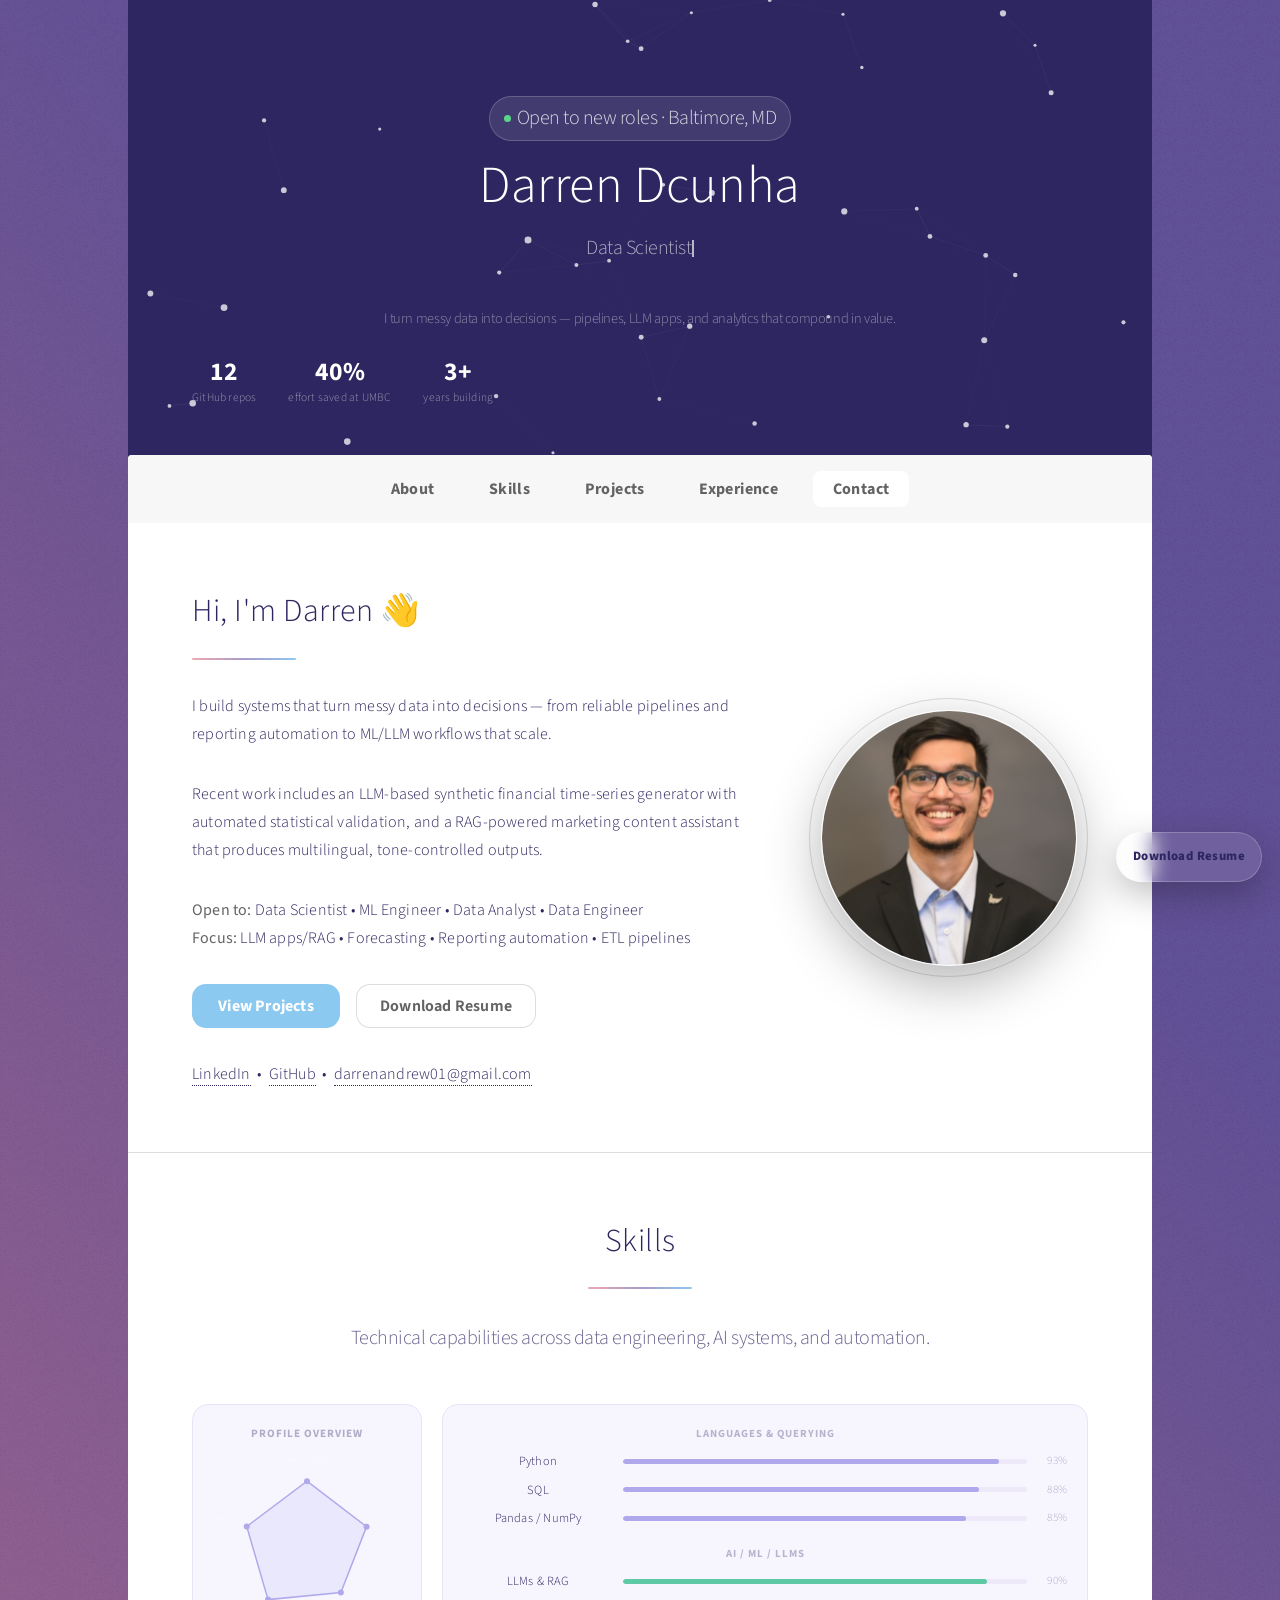
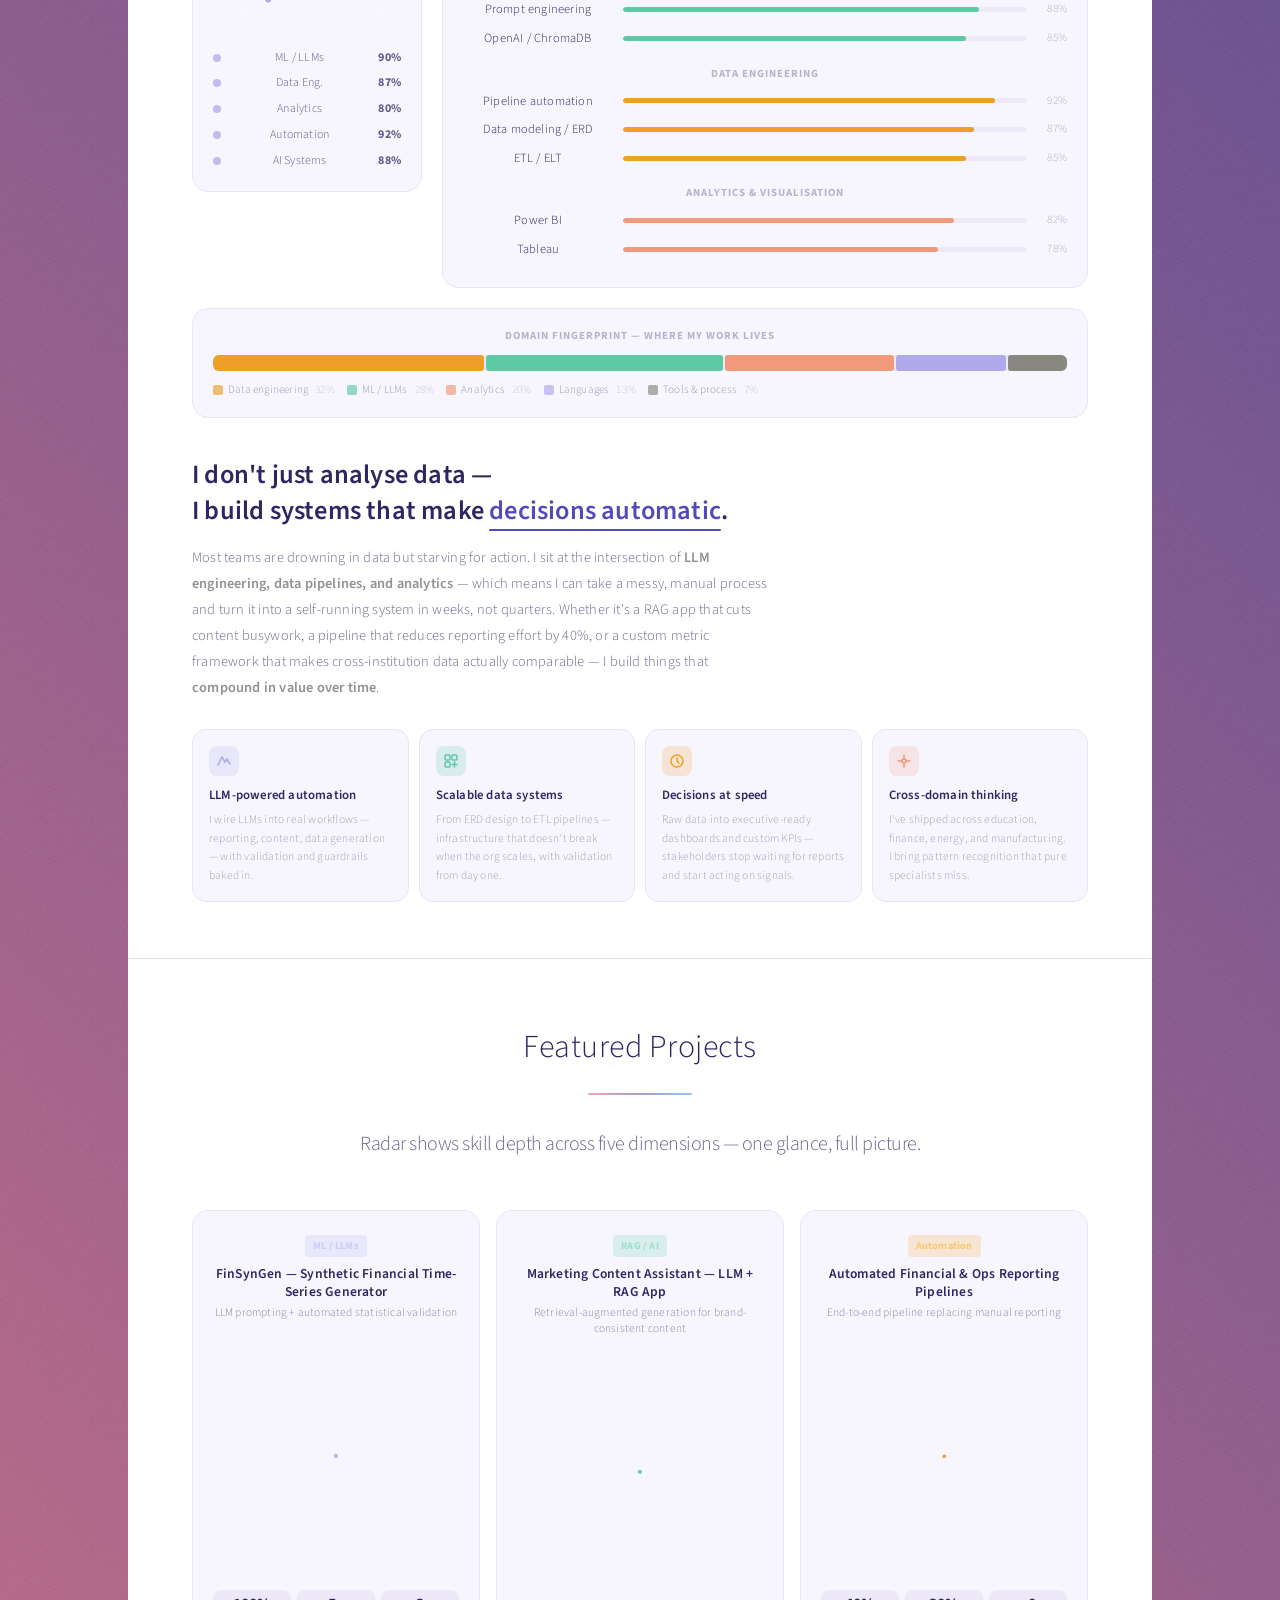
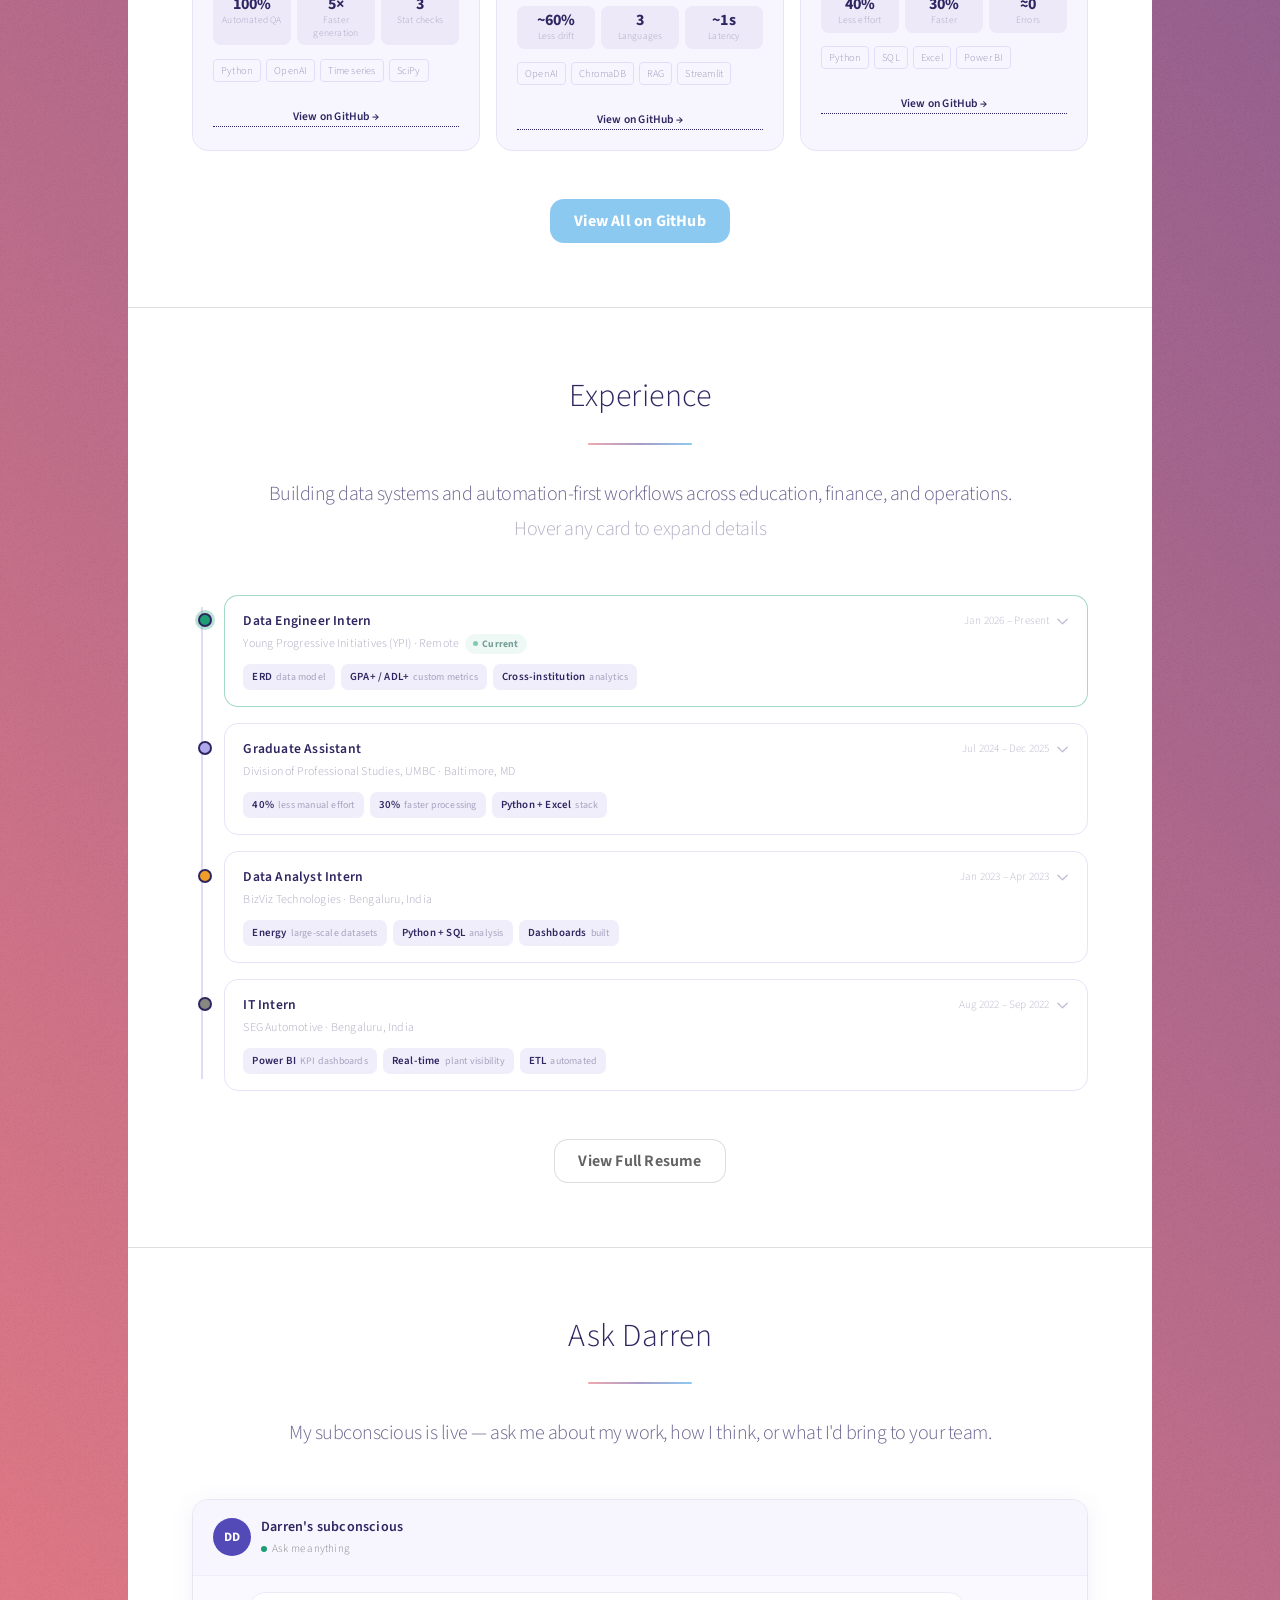
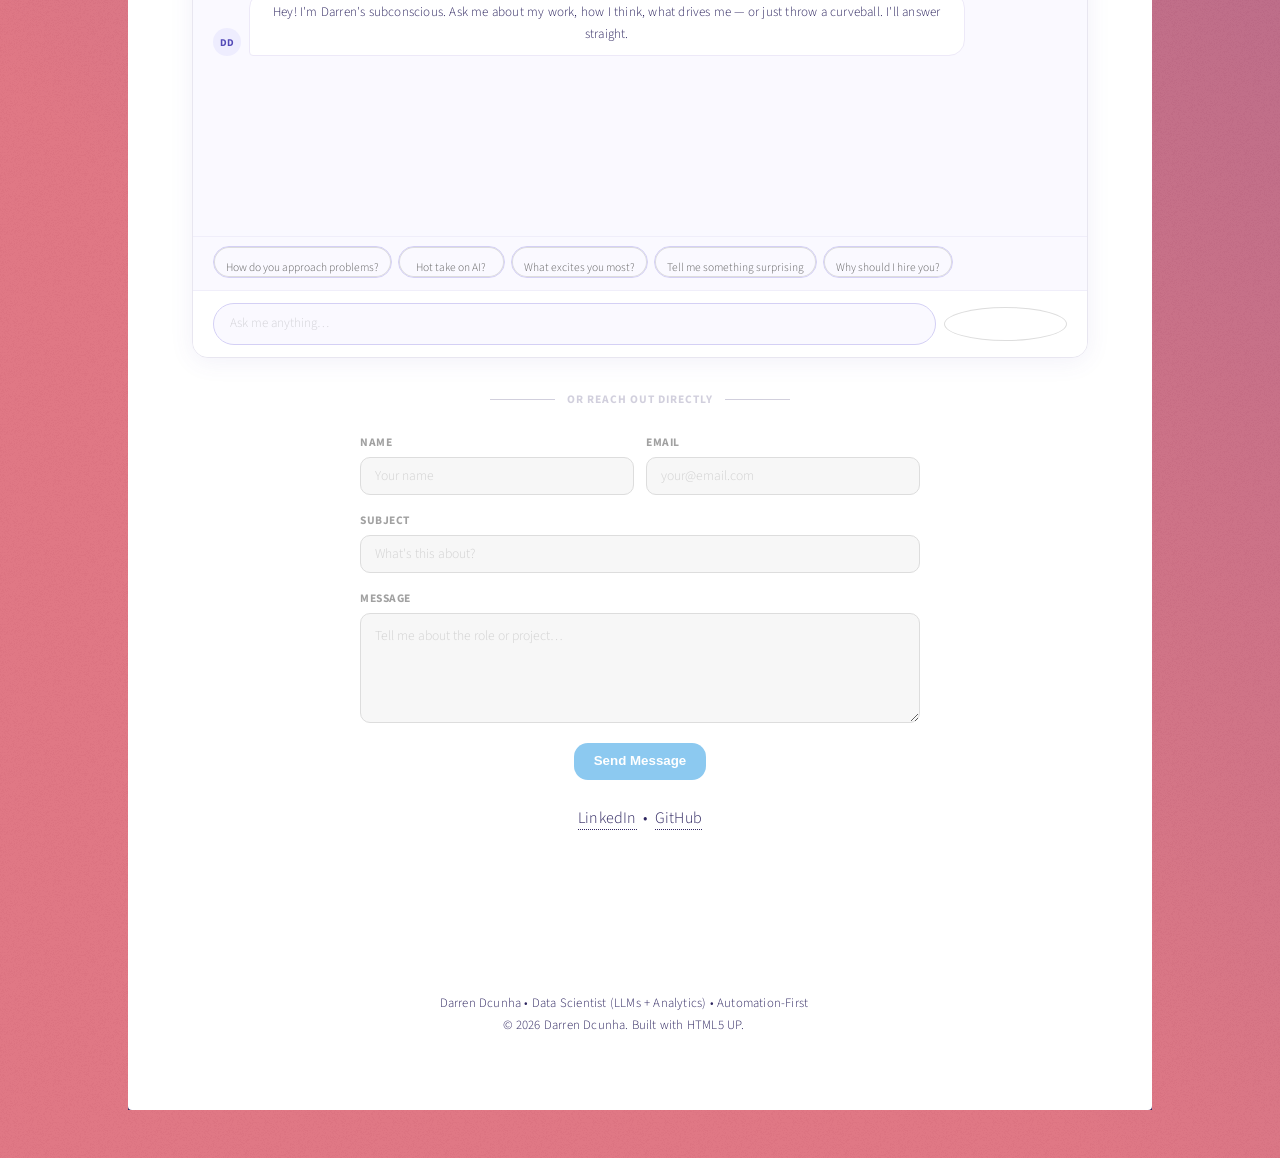
<file: elements.html>
<!DOCTYPE HTML>
<html>
<head>
	<title>Darren Dcunha | Data Scientist • ML/LLMs</title>
	<meta charset="utf-8" />
	<meta name="viewport" content="width=device-width, initial-scale=1, user-scalable=no" />
	<meta name="description" content="Darren Dcunha — Data Scientist focused on analytics, forecasting, and LLM applications." />
	<meta property="og:title" content="Darren Dcunha | Data Scientist • ML/LLMs" />
	<meta property="og:description" content="Data Scientist focused on analytics, forecasting, and LLM applications." />
	<meta property="og:type" content="website" />
	<meta property="og:url" content="https://darren16449.github.io/" />
	<meta property="og:image" content="https://darren16449.github.io/images/og.png" />
	<meta name="twitter:card" content="summary_large_image" />
	<link rel="stylesheet" href="assets/css/main.css" />
	<link rel="stylesheet" href="assets/css/custom.css" />
	<noscript><link rel="stylesheet" href="assets/css/noscript.css" /></noscript>

	<style>
	/* ── GLOBAL ── */
	#wrapper { background: #2e2660; }
	#header  { background: #2e2660; }

	/* ── HERO PARTICLE CANVAS ── */
	#hero-canvas {
		position: absolute; inset: 0; width: 100%; height: 100%;
		opacity: 0.3; pointer-events: none;
	}
	#header.alt { position: relative; overflow: hidden; }
	.hero-badge {
		display: inline-flex; align-items: center; gap: 6px;
		background: rgba(255,255,255,0.10); border: 0.5px solid rgba(255,255,255,0.2);
		border-radius: 999px; padding: 4px 14px; font-size: 0.8rem;
		color: rgba(255,255,255,0.85); margin-bottom: 0.9rem;
	}
	.hero-badge .bdot {
		width: 7px; height: 7px; background: #5dde8c;
		border-radius: 50%; animation: bpulse 2s ease-in-out infinite;
	}
	@keyframes bpulse { 0%,100%{opacity:1} 50%{opacity:0.3} }
	.hero-typed { min-height: 1.4em; }
	.hero-cursor {
		display: inline-block; width: 2px; height: 0.85em;
		background: rgba(255,255,255,0.7); margin-left: 1px;
		animation: blink 1s step-end infinite; vertical-align: middle;
	}
	@keyframes blink { 0%,100%{opacity:1} 50%{opacity:0} }
	.hero-stats { display: flex; gap: 2rem; flex-wrap: wrap; margin-top: 1rem; }
	.hero-stat-val { font-size: 1.6rem; font-weight: 700; color: #fff; line-height: 1; }
	.hero-stat-lbl { font-size: 0.72rem; color: rgba(255,255,255,0.5); margin-top: 3px; }

	/* ── SKILLS ── */
	.skills-layout {
		display: grid; grid-template-columns: 230px 1fr; gap: 1.25rem;
		align-items: start; max-width: 900px; margin: 0 auto;
	}
	@media (max-width: 700px) { .skills-layout { grid-template-columns: 1fr; } }
	.s-card {
		background: rgba(255,255,255,0.06); border: 0.5px solid rgba(255,255,255,0.12);
		border-radius: 16px; padding: 1.25rem;
	}
	.s-card-title {
		font-size: 0.7rem; font-weight: 700; letter-spacing: 1px;
		text-transform: uppercase; opacity: 0.5; margin-bottom: 0.75rem;
	}
	.radar-legend { display: flex; flex-direction: column; gap: 6px; margin-top: 0.75rem; }
	.rl-row { display: flex; align-items: center; gap: 7px; font-size: 0.75rem; opacity: 0.75; }
	.rl-dot { width: 8px; height: 8px; border-radius: 50%; background: #AFA9EC; flex-shrink: 0; }
	.rl-val { margin-left: auto; font-weight: 700; opacity: 1; }

	.grp-label {
		font-size: 0.68rem; font-weight: 700; letter-spacing: 1px;
		text-transform: uppercase; opacity: 0.45; margin: 1rem 0 0.5rem;
	}
	.grp-label:first-child { margin-top: 0; }
	.skill-row { display: flex; align-items: center; gap: 10px; margin-bottom: 8px; }
	.skill-name { font-size: 0.78rem; width: 150px; flex-shrink: 0; }
	.bar-track { flex: 1; height: 5px; background: rgba(255,255,255,0.08); border-radius: 3px; overflow: hidden; }
	.bar-fill { height: 100%; border-radius: 3px; width: 0; transition: width 1.3s cubic-bezier(.4,0,.2,1); }
	.bar-pct { font-size: 0.7rem; opacity: 0.5; width: 30px; text-align: right; flex-shrink: 0; }

	.fp-card {
		background: rgba(255,255,255,0.06); border: 0.5px solid rgba(255,255,255,0.12);
		border-radius: 16px; padding: 1.1rem 1.25rem;
		max-width: 900px; margin: 1.25rem auto 0;
	}
	.fp-lbl { font-size: 0.68rem; font-weight: 700; letter-spacing: 1px; text-transform: uppercase; opacity: 0.45; margin-bottom: 0.65rem; }
	.fp-track { height: 16px; border-radius: 6px; display: flex; gap: 2px; overflow: hidden; }
	.fp-seg { height: 100%; border-radius: 3px; flex: 0; transition: flex 1.3s cubic-bezier(.4,0,.2,1); position: relative; cursor: default; }
	.fp-tip {
		position: absolute; bottom: calc(100% + 5px); left: 50%; transform: translateX(-50%);
		background: rgba(0,0,0,0.75); color: #fff; font-size: 0.65rem; font-weight: 600;
		padding: 3px 8px; border-radius: 5px; white-space: nowrap;
		opacity: 0; transition: opacity 0.15s; pointer-events: none; z-index: 10;
	}
	.fp-seg:hover .fp-tip { opacity: 1; }
	.fp-row { display: flex; gap: 12px; flex-wrap: wrap; margin-top: 0.6rem; }
	.fp-key { display: flex; align-items: center; gap: 5px; font-size: 0.7rem; opacity: 0.65; }
	.fp-swatch { width: 10px; height: 10px; border-radius: 2px; flex-shrink: 0; }

	/* ── PROJECTS radar cards ── */
	.proj-grid {
		display: grid; grid-template-columns: repeat(auto-fit, minmax(260px,1fr));
		gap: 1rem; max-width: 900px; margin: 0 auto;
	}
	.proj-card {
		background: rgba(255,255,255,0.06); border: 0.5px solid rgba(255,255,255,0.12);
		border-radius: 16px; padding: 1.25rem;
		transition: border-color 0.2s, transform 0.2s; cursor: default;
	}
	.proj-card:hover { border-color: rgba(255,255,255,0.28); transform: translateY(-2px); }
	.p-tag { display: inline-block; font-size: 0.65rem; font-weight: 700; padding: 2px 8px; border-radius: 4px; margin-bottom: 0.5rem; }
	.p-tag.ml   { background: rgba(175,169,236,0.2); color: #CECBF6; }
	.p-tag.rag  { background: rgba(93,202,165,0.2); color: #9FE1CB; }
	.p-tag.auto { background: rgba(239,159,39,0.2); color: #FAC775; }
	.p-title { font-size: 0.85rem; font-weight: 600; line-height: 1.35; margin-bottom: 0.25rem; }
	.p-sub   { font-size: 0.72rem; opacity: 0.55; margin-bottom: 0.9rem; line-height: 1.4; }
	.p-radar-wrap { display: flex; justify-content: center; margin-bottom: 0.9rem; }
	.p-impacts { display: flex; gap: 6px; margin-bottom: 0.85rem; }
	.p-imp { flex: 1; background: rgba(255,255,255,0.06); border-radius: 8px; padding: 6px; text-align: center; }
	.p-imp-num { font-size: 1rem; font-weight: 700; line-height: 1; }
	.p-imp-lbl { font-size: 0.6rem; opacity: 0.5; margin-top: 2px; line-height: 1.3; }
	.p-pills { display: flex; gap: 5px; flex-wrap: wrap; }
	.p-pill { font-size: 0.65rem; padding: 2px 7px; border: 0.5px solid rgba(255,255,255,0.15); border-radius: 4px; opacity: 0.65; }
	.p-gh { display: block; text-align: center; font-size: 0.72rem; font-weight: 600; color: #AFA9EC; text-decoration: none; margin-top: 0.75rem; padding-top: 0.75rem; border-top: 0.5px solid rgba(255,255,255,0.1); }
	.p-gh:hover { color: #CECBF6; }

	/* ── WHAT I BRING ── */
	.bring-headline {
		font-size: 1.65rem; font-weight: 600; line-height: 1.35;
		max-width: 600px; margin-bottom: 1rem;
	}
	.bring-headline em {
		font-style: normal; color: #AFA9EC; position: relative; display: inline-block;
	}
	.bring-headline em::after {
		content: ''; position: absolute; left: 0; bottom: -2px;
		height: 2px; width: 0; background: #AFA9EC; border-radius: 1px;
		animation: uline 0.8s ease forwards 0.7s;
	}
	@keyframes uline { to { width: 100%; } }
	.bring-tagline {
		font-size: 0.9rem; opacity: 0.7; line-height: 1.8;
		max-width: 580px; margin-bottom: 1.75rem;
	}
	.bring-tagline strong { font-weight: 600; opacity: 1; color: inherit; }
	.dis-grid {
		display: grid; grid-template-columns: repeat(auto-fit, minmax(190px,1fr));
		gap: 10px; max-width: 900px; margin-bottom: 1.5rem;
	}
	.dis-card {
		background: rgba(255,255,255,0.06); border: 0.5px solid rgba(255,255,255,0.10);
		border-radius: 14px; padding: 1rem;
		opacity: 0; transform: translateY(12px);
		transition: opacity 0.45s ease, transform 0.45s ease, border-color 0.2s;
	}
	.dis-card.visible { opacity: 1; transform: translateY(0); }
	.dis-card:hover { border-color: rgba(255,255,255,0.22); }
	.dis-icon { width: 30px; height: 30px; border-radius: 8px; display: flex; align-items: center; justify-content: center; margin-bottom: 0.6rem; }
	.dis-title { font-size: 0.8rem; font-weight: 600; margin-bottom: 0.3rem; }
	.dis-body  { font-size: 0.72rem; opacity: 0.6; line-height: 1.6; }

	/* ── EXPERIENCE TIMELINE ── */
	.timeline { position: relative; padding-left: 32px; max-width: 900px; margin: 0 auto; }
	.timeline::before {
		content: ''; position: absolute; left: 9px; top: 12px; bottom: 12px;
		width: 1.5px; background: rgba(255,255,255,0.15);
	}
	.tl-item {
		position: relative; margin-bottom: 1rem;
		opacity: 0; transform: translateY(14px);
		transition: opacity 0.45s ease, transform 0.45s ease;
	}
	.tl-item.visible { opacity: 1; transform: translateY(0); }
	.tl-dot-wrap { position: absolute; left: -28px; top: 16px; width: 18px; height: 18px; display: flex; align-items: center; justify-content: center; }
	.tl-dot { width: 14px; height: 14px; border-radius: 50%; border: 2.5px solid #2e2660; transition: transform 0.3s; }
	.tl-item:hover .tl-dot { transform: scale(1.25); }
	.tl-dot.current { box-shadow: 0 0 0 3px rgba(29,158,117,0.3); }
	.tl-card {
		background: rgba(255,255,255,0.06); border: 0.5px solid rgba(255,255,255,0.10);
		border-radius: 14px; padding: 1rem 1.15rem; cursor: default;
		transition: border-color 0.25s;
	}
	.tl-card:hover { border-color: rgba(255,255,255,0.22); }
	.tl-card.current-card { border-color: rgba(29,158,117,0.35); }
	.tl-card.current-card:hover { border-color: rgba(29,158,117,0.65); }
	.tl-head { display: flex; align-items: flex-start; justify-content: space-between; gap: 0.75rem; }
	.tl-role { font-size: 0.85rem; font-weight: 600; line-height: 1.3; }
	.tl-right { display: flex; align-items: center; gap: 6px; flex-shrink: 0; }
	.tl-date { font-size: 0.7rem; opacity: 0.45; }
	.chevron { width: 13px; height: 13px; flex-shrink: 0; transition: transform 0.35s ease; opacity: 0.4; }
	.tl-card:hover .chevron { transform: rotate(180deg); opacity: 0.7; }
	.tl-company { font-size: 0.75rem; opacity: 0.55; margin-top: 0.2rem; display: flex; align-items: center; gap: 6px; }
	.cur-badge {
		display: inline-flex; align-items: center; gap: 4px;
		background: rgba(29,158,117,0.2); color: #9FE1CB;
		font-size: 0.62rem; font-weight: 700; padding: 2px 8px; border-radius: 999px;
	}
	.cur-bdot { width: 5px; height: 5px; border-radius: 50%; background: #5DCAA5; animation: bpulse 1.8s ease-in-out infinite; }
	.tl-metrics { display: flex; gap: 6px; flex-wrap: wrap; margin-top: 0.65rem; }
	.m-chip {
		background: rgba(255,255,255,0.07); border-radius: 7px;
		padding: 4px 9px; font-size: 0.68rem; font-weight: 600;
		display: inline-flex; align-items: baseline; gap: 4px;
	}
	.m-chip span { font-size: 0.62rem; font-weight: 400; opacity: 0.55; }
	.tl-expandable { display: grid; grid-template-rows: 0fr; transition: grid-template-rows 0.38s cubic-bezier(.4,0,.2,1); }
	.tl-card:hover .tl-expandable { grid-template-rows: 1fr; }
	.tl-expandable-inner { overflow: hidden; }
	.tl-bullets { margin: 0.7rem 0 0 1rem; list-style: disc; }
	.tl-bullets li { font-size: 0.75rem; opacity: 0.65; line-height: 1.65; margin-bottom: 0.25rem; }
	.tl-bullets li strong { font-weight: 600; opacity: 1; }
	.tl-tech { display: flex; gap: 5px; flex-wrap: wrap; margin-top: 0.6rem; padding-top: 0.6rem; border-top: 0.5px solid rgba(255,255,255,0.08); }
	.t-tag { font-size: 0.62rem; padding: 2px 7px; border: 0.5px solid rgba(255,255,255,0.12); border-radius: 4px; opacity: 0.55; }

	/* ── ASK DARREN ── */
	.chat-wrap {
		background: #fff; border: 1px solid #e8e6f0;
		border-radius: 16px; overflow: hidden; max-width: 900px; margin: 0 auto;
		box-shadow: 0 4px 24px rgba(83,74,183,0.08);
	}
	.chat-header {
		padding: 1rem 1.25rem; border-bottom: 1px solid #f0eefa;
		display: flex; align-items: center; gap: 10px;
		background: #f7f6ff;
	}
	.chat-av {
		width: 38px; height: 38px; border-radius: 50%;
		background: #534AB7; display: flex; align-items: center;
		justify-content: center; font-size: 0.8rem; font-weight: 700; color: #fff; flex-shrink: 0;
	}
	.chat-hname { font-size: 0.88rem; font-weight: 600; color: #2e2660; }
	.chat-hsub  { font-size: 0.7rem; color: #888; display: flex; align-items: center; gap: 5px; margin-top: 1px; }
	.chat-msgs {
		padding: 1rem 1.25rem; display: flex; flex-direction: column;
		gap: 0.75rem; min-height: 260px; max-height: 380px; overflow-y: auto;
		scroll-behavior: smooth; background: #faf9ff;
	}
	.msg { display: flex; gap: 8px; align-items: flex-end; max-width: 88%; }
	.msg.user { align-self: flex-end; flex-direction: row-reverse; }
	.bubble {
		padding: 0.6rem 1rem; border-radius: 16px; font-size: 0.82rem;
		line-height: 1.65; background: #fff; border: 1px solid #ede9f8;
		color: #2e2660;
	}
	.msg.user .bubble { background: #534AB7; border-color: #534AB7; color: #fff; border-radius: 16px 16px 4px 16px; }
	.msg:not(.user) .bubble { border-radius: 16px 16px 16px 4px; }
	.msg-av {
		width: 28px; height: 28px; border-radius: 50%;
		background: #EEEDFE; display: flex; align-items: center;
		justify-content: center; font-size: 0.65rem; font-weight: 700; color: #534AB7; flex-shrink: 0;
	}
	.msg.user .msg-av { background: #534AB7; color: #fff; }
	.typing-bubble { display: flex; align-items: center; gap: 4px; padding: 0.6rem 1rem; background: #fff; border: 1px solid #ede9f8; border-radius: 16px 16px 16px 4px; }
	.tdot { width: 6px; height: 6px; border-radius: 50%; background: #b0a8e0; animation: tda 1.2s ease-in-out infinite; }
	.tdot:nth-child(2){animation-delay:.2s} .tdot:nth-child(3){animation-delay:.4s}
	@keyframes tda{0%,80%,100%{transform:translateY(0);opacity:0.4}40%{transform:translateY(-6px);opacity:1}}
	.sugs { padding: 0.6rem 1.25rem 0.75rem; display: flex; gap: 6px; flex-wrap: wrap; background: #faf9ff; border-top: 1px solid #f0eefa; }
	.sug {
		font-size: 0.72rem; color: #534AB7; padding: 5px 12px;
		border: 1px solid #d4d0f5; border-radius: 999px;
		background: #fff; cursor: pointer; font-family: inherit;
		transition: background 0.15s, border-color 0.15s;
	}
	.sug:hover { background: #EEEDFE; border-color: #AFA9EC; }
	.chat-input-row {
		padding: 0.75rem 1.25rem; border-top: 1px solid #f0eefa;
		display: flex; gap: 8px; align-items: center; background: #fff;
	}
	.chat-in {
		flex: 1; font-size: 0.82rem; border: 1px solid #d4d0f5;
		border-radius: 999px; padding: 9px 16px; background: #faf9ff;
		color: #2e2660; font-family: inherit; outline: none; transition: border-color 0.2s;
	}
	.chat-in::placeholder { color: #aaa; }
	.chat-in:focus { border-color: #534AB7; background: #fff; }
	.send-btn {
		width: 34px; height: 34px; border-radius: 50%; background: #534AB7;
		border: none; cursor: pointer; display: flex; align-items: center;
		justify-content: center; flex-shrink: 0; transition: background 0.15s;
	}
	.send-btn:hover { background: #3C3489; }
	.send-btn svg { width: 14px; height: 14px; fill: none; stroke: #fff; stroke-width: 2; stroke-linecap: round; stroke-linejoin: round; }

	/* ── ARCH DIAGRAM ── */
	.arch-diagram { display: flex; align-items: center; flex-wrap: wrap; gap: 0.4rem; margin: 1rem 0 1.25rem; font-size: 0.8rem; font-weight: 600; }
	.arch-node { background: rgba(255,255,255,0.10); border: 1px solid rgba(255,255,255,0.2); border-radius: 8px; padding: 0.3rem 0.65rem; white-space: nowrap; }
	.arch-arrow { opacity: 0.45; font-size: 0.9rem; }
	.pill { display: inline-flex; align-items: center; padding: 0.3rem 0.65rem; border-radius: 999px; font-size: 0.72rem; font-weight: 700; background: rgba(255,255,255,0.08); border: 1px solid rgba(255,255,255,0.15); }
	.pill-row { display: flex; flex-wrap: wrap; gap: 0.4rem; margin: 0.25rem 0 0.85rem; }

	/* ── CONTACT FORM ── */
	.contact-form { max-width: 560px; margin: 1.5rem auto 0; text-align: left; }
	.contact-form .field { margin-bottom: 1rem; }
	.contact-form label { display: block; font-size: 0.72rem; font-weight: 700; letter-spacing: 0.5px; text-transform: uppercase; opacity: 0.6; margin-bottom: 0.35rem; }
	.contact-form input, .contact-form textarea {
		width: 100%; background: rgba(255,255,255,0.07); border: 1px solid rgba(255,255,255,0.15);
		border-radius: 10px; padding: 0.65rem 0.9rem; font-size: 0.85rem; color: inherit;
		outline: none; transition: border-color 0.2s; box-sizing: border-box; font-family: inherit;
	}
	.contact-form input:focus, .contact-form textarea:focus { border-color: rgba(255,255,255,0.4); }
	.contact-form textarea { resize: vertical; min-height: 110px; }
	.contact-form .form-row { display: grid; grid-template-columns: 1fr 1fr; gap: 0.75rem; }
	@media (max-width: 600px) { .contact-form .form-row { grid-template-columns: 1fr; } }
	.contact-form .submit-row { text-align: center; margin-top: 1.25rem; }
	#form-status { margin-top: 0.75rem; font-size: 0.8rem; font-weight: 600; opacity: 0.75; text-align: center; }
	.or-divider { display: flex; align-items: center; gap: 0.75rem; margin: 1.5rem auto; max-width: 300px; opacity: 0.3; font-size: 0.72rem; font-weight: 700; letter-spacing: 1px; text-transform: uppercase; }
	.or-divider::before,.or-divider::after { content:''; flex:1; height:1px; background:currentColor; }

	/* ── PROFILE PIC ── */
	.profile-pic { border-radius: 20px; box-shadow: 0 18px 55px rgba(0,0,0,0.3); border: 1px solid rgba(255,255,255,0.1); }

	/* ── WHITE SECTION TEXT OVERRIDES ── */
	#main p, #main li, #main a:not(.button),
	#main .skill-name, #main .bar-pct,
	#main .grp-label, #main .s-card-title,
	#main .rl-row, #main .fp-lbl, #main .fp-key,
	#main .tl-role, #main .tl-date, #main .tl-company,
	#main .m-chip, #main .t-tag,
	#main .dis-title, #main .dis-body,
	#main .bring-tagline,
	#main .p-title, #main .p-sub, #main .p-pill,
	#main .tl-bullets li {
		color: #2e2660 !important;
	}
	#main .grp-label, #main .s-card-title, #main .fp-lbl,
	#main .bar-pct, #main .tl-date, #main .fp-key {
		color: #6b6490 !important;
	}
	#main .tl-company { color: #6b6490 !important; }
	#main .m-chip { background: #f0eefa !important; color: #2e2660 !important; }
	#main .m-chip span { color: #6b6490 !important; }
	#main .t-tag { border-color: #d4d0f5 !important; color: #6b6490 !important; }
	#main .p-pill { border-color: #d4d0f5 !important; color: #6b6490 !important; }
	#main .p-imp-num { color: #2e2660 !important; }
	#main .p-imp-lbl { color: #6b6490 !important; }
	#main .p-gh { color: #534AB7 !important; }
	#main .bring-headline { color: #2e2660 !important; }
	#main .bring-headline em { color: #534AB7 !important; }
	#main .bring-headline em::after { background: #534AB7 !important; }
	#main .dis-card { background: #f7f6ff !important; border-color: #e8e4f8 !important; }
	#main .dis-card:hover { border-color: #c4bef0 !important; }
	#main .dis-title { color: #2e2660 !important; font-weight: 600; }
	#main .dis-body  { color: #6b6490 !important; }
	#main .s-card { background: #f7f6ff !important; border-color: #e8e4f8 !important; }
	#main .bar-track { background: #ede9f8 !important; }
	#main .fp-card { background: #f7f6ff !important; border-color: #e8e4f8 !important; }
	#main .fp-track { background: #ede9f8; }
	#main .tl-card { background: #fff !important; border-color: #e8e4f8 !important; }
	#main .tl-card:hover { border-color: #c4bef0 !important; }
	#main .tl-card.current-card { border-color: rgba(29,158,117,0.4) !important; }
	#main .tl-card.current-card:hover { border-color: rgba(29,158,117,0.7) !important; }
	#main .timeline::before { background: #e0dcf5 !important; }
	#main .tl-tech { border-top-color: #ede9f8 !important; }
	#main .tl-expandable-inner .tl-bullets li { color: #4a4370 !important; }
	#main .tl-expandable-inner .tl-bullets li strong { color: #2e2660 !important; }
	#main .proj-card { background: #f7f6ff !important; border-color: #e8e4f8 !important; }
	#main .proj-card:hover { border-color: #c4bef0 !important; }
	#main .p-imp { background: #ede9f8 !important; }
	#main header.major h2 { color: #2e2660 !important; }
	#main header.major p  { color: #6b6490 !important; }
	#main .rl-val { color: #2e2660 !important; font-weight: 700; }
	#main .or-divider { color: #6b6490 !important; }
	/* chevron in timeline */
	#main .chevron { color: #6b6490 !important; }
	/* cur badge stays green */
	#main .cur-badge { background: #e1f5ee !important; color: #085041 !important; }
	#main .cur-bdot  { background: #1D9E75 !important; }

	/* ── RESUME FAB ── */
	.resume-fab {
		position: fixed; right: 18px; bottom: 18px; z-index: 9999;
		display: inline-flex; align-items: center; justify-content: center;
		padding: 0.85rem 1rem; border-radius: 999px; font-weight: 800;
		font-size: 0.8rem; letter-spacing: 0.4px; text-decoration: none;
		background: rgba(255,255,255,0.10); border: 1px solid rgba(255,255,255,0.2);
		box-shadow: 0 12px 35px rgba(0,0,0,0.25); backdrop-filter: blur(10px);
		transition: transform 0.2s;
	}
	.resume-fab:hover { transform: translateY(-2px); text-decoration: none; }
	</style>
</head>
<body class="is-preload">
<div id="wrapper">

<!-- ══ HEADER / HERO ══ -->
<header id="header" class="alt">
	<canvas id="hero-canvas"></canvas>
	<div style="position:relative;z-index:1">
		<p class="hero-badge"><span class="bdot"></span>Open to new roles · Baltimore, MD</p>
		<h1>Darren Dcunha</h1>
		<p class="hero-typed" id="heroTyped"></p>
		<p style="margin-top:0.5rem;opacity:0.7;font-size:0.9rem">I turn messy data into decisions — pipelines, LLM apps, and analytics that compound in value.</p>
		<div class="hero-stats">
			<div><div class="hero-stat-val" id="hs1">0</div><div class="hero-stat-lbl">GitHub repos</div></div>
			<div><div class="hero-stat-val" id="hs2">0%</div><div class="hero-stat-lbl">effort saved at UMBC</div></div>
			<div><div class="hero-stat-val" id="hs3">0+</div><div class="hero-stat-lbl">years building</div></div>
		</div>
	</div>
</header>

<!-- ══ NAV ══ -->
<nav id="nav">
	<ul>
		<li><a href="#intro" class="active">About</a></li>
		<li><a href="#skills">Skills</a></li>
		<li><a href="#projects">Projects</a></li>
		<li><a href="#experience">Experience</a></li>
		<li><a href="#contact">Contact</a></li>
	</ul>
</nav>

<div id="main">

<!-- ══ ABOUT ══ -->
<section id="intro" class="main">
	<div class="spotlight">
		<div class="content">
			<header class="major"><h2>Hi, I'm Darren 👋</h2></header>
			<p>I build systems that turn messy data into decisions — from reliable pipelines and reporting automation to ML/LLM workflows that scale.</p>
			<p>Recent work includes an LLM-based synthetic financial time-series generator with automated statistical validation, and a RAG-powered marketing content assistant that produces multilingual, tone-controlled outputs.</p>
			<p style="margin-top:0.75rem">
				<strong>Open to:</strong> Data Scientist • ML Engineer • Data Analyst • Data Engineer<br/>
				<strong>Focus:</strong> LLM apps/RAG • Forecasting • Reporting automation • ETL pipelines
			</p>
			<ul class="actions">
				<li><a href="#projects" class="button primary">View Projects</a></li>
				<li><a href="assets/Darren_Dcunha_Resume.pdf" class="button" target="_blank" rel="noreferrer">Download Resume</a></li>
			</ul>
			<p style="margin-top:0.75rem">
				<a href="https://www.linkedin.com/in/darrenandrewdcunha" target="_blank" rel="noreferrer">LinkedIn</a> &nbsp;•&nbsp;
				<a href="https://github.com/darren16449" target="_blank" rel="noreferrer">GitHub</a> &nbsp;•&nbsp;
				<a href="mailto:darrenandrew01@gmail.com">darrenandrew01@gmail.com</a>
			</p>
		</div>
		<span class="image"><img src="images/headshot.jpg" alt="Darren Dcunha" class="profile-pic"/></span>
	</div>
</section>

<!-- ══ SKILLS ══ -->
<section id="skills" class="main special">
	<header class="major">
		<h2>Skills</h2>
		<p>Technical capabilities across data engineering, AI systems, and automation.</p>
	</header>

	<div class="skills-layout" id="skillsLayout">
		<!-- Radar -->
		<div class="s-card">
			<div class="s-card-title">Profile overview</div>
			<div style="display:flex;justify-content:center">
				<canvas id="radarC" width="180" height="180"></canvas>
			</div>
			<div class="radar-legend" id="radarLegend"></div>
		</div>
		<!-- Bars -->
		<div class="s-card" id="barsCard">
			<div class="grp-label">Languages & querying</div>
			<div class="skill-row"><span class="skill-name">Python</span><div class="bar-track"><div class="bar-fill" style="background:#AFA9EC" data-w="93"></div></div><span class="bar-pct">93%</span></div>
			<div class="skill-row"><span class="skill-name">SQL</span><div class="bar-track"><div class="bar-fill" style="background:#AFA9EC" data-w="88"></div></div><span class="bar-pct">88%</span></div>
			<div class="skill-row"><span class="skill-name">Pandas / NumPy</span><div class="bar-track"><div class="bar-fill" style="background:#AFA9EC" data-w="85"></div></div><span class="bar-pct">85%</span></div>
			<div class="grp-label">AI / ML / LLMs</div>
			<div class="skill-row"><span class="skill-name">LLMs & RAG</span><div class="bar-track"><div class="bar-fill" style="background:#5DCAA5" data-w="90"></div></div><span class="bar-pct">90%</span></div>
			<div class="skill-row"><span class="skill-name">Prompt engineering</span><div class="bar-track"><div class="bar-fill" style="background:#5DCAA5" data-w="88"></div></div><span class="bar-pct">88%</span></div>
			<div class="skill-row"><span class="skill-name">OpenAI / ChromaDB</span><div class="bar-track"><div class="bar-fill" style="background:#5DCAA5" data-w="85"></div></div><span class="bar-pct">85%</span></div>
			<div class="grp-label">Data engineering</div>
			<div class="skill-row"><span class="skill-name">Pipeline automation</span><div class="bar-track"><div class="bar-fill" style="background:#EF9F27" data-w="92"></div></div><span class="bar-pct">92%</span></div>
			<div class="skill-row"><span class="skill-name">Data modeling / ERD</span><div class="bar-track"><div class="bar-fill" style="background:#EF9F27" data-w="87"></div></div><span class="bar-pct">87%</span></div>
			<div class="skill-row"><span class="skill-name">ETL / ELT</span><div class="bar-track"><div class="bar-fill" style="background:#EF9F27" data-w="85"></div></div><span class="bar-pct">85%</span></div>
			<div class="grp-label">Analytics & visualisation</div>
			<div class="skill-row"><span class="skill-name">Power BI</span><div class="bar-track"><div class="bar-fill" style="background:#F0997B" data-w="82"></div></div><span class="bar-pct">82%</span></div>
			<div class="skill-row"><span class="skill-name">Tableau</span><div class="bar-track"><div class="bar-fill" style="background:#F0997B" data-w="78"></div></div><span class="bar-pct">78%</span></div>
		</div>
	</div>

	<!-- Domain fingerprint -->
	<div class="fp-card" id="fpCard">
		<div class="fp-lbl">Domain fingerprint — where my work lives</div>
		<div class="fp-track" id="fpTrack"></div>
		<div class="fp-row" id="fpLegend"></div>
	</div>

	<!-- What I bring section -->
	<div style="max-width:900px;margin:2.5rem auto 0;text-align:left">
		<div class="bring-headline">
			I don't just analyse data —<br>I build systems that make <em>decisions automatic</em>.
		</div>
		<p class="bring-tagline">
			Most teams are drowning in data but starving for action. I sit at the intersection of
			<strong>LLM engineering, data pipelines, and analytics</strong> — which means I can take a messy,
			manual process and turn it into a self-running system in weeks, not quarters.
			Whether it's a RAG app that cuts content busywork, a pipeline that reduces reporting effort by 40%,
			or a custom metric framework that makes cross-institution data actually comparable —
			I build things that <strong>compound in value over time</strong>.
		</p>
		<div class="dis-grid" id="disGrid">
			<div class="dis-card">
				<div class="dis-icon" style="background:rgba(175,169,236,0.2)">
					<svg width="16" height="16" viewBox="0 0 16 16" fill="none" stroke="#AFA9EC" stroke-width="1.5" stroke-linecap="round"><path d="M2 12L6 4l3 5 2-3 3 5"/></svg>
				</div>
				<div class="dis-title">LLM-powered automation</div>
				<div class="dis-body">I wire LLMs into real workflows — reporting, content, data generation — with validation and guardrails baked in.</div>
			</div>
			<div class="dis-card">
				<div class="dis-icon" style="background:rgba(93,202,165,0.2)">
					<svg width="16" height="16" viewBox="0 0 16 16" fill="none" stroke="#5DCAA5" stroke-width="1.5" stroke-linecap="round"><rect x="2" y="2" width="5" height="5" rx="1"/><rect x="9" y="2" width="5" height="5" rx="1"/><rect x="2" y="9" width="5" height="5" rx="1"/><path d="M9 11.5h5M11.5 9v5"/></svg>
				</div>
				<div class="dis-title">Scalable data systems</div>
				<div class="dis-body">From ERD design to ETL pipelines — infrastructure that doesn't break when the org scales, with validation from day one.</div>
			</div>
			<div class="dis-card">
				<div class="dis-icon" style="background:rgba(239,159,39,0.2)">
					<svg width="16" height="16" viewBox="0 0 16 16" fill="none" stroke="#EF9F27" stroke-width="1.5" stroke-linecap="round"><circle cx="8" cy="8" r="6"/><path d="M8 5v3l2 2"/></svg>
				</div>
				<div class="dis-title">Decisions at speed</div>
				<div class="dis-body">Raw data into executive-ready dashboards and custom KPIs — stakeholders stop waiting for reports and start acting on signals.</div>
			</div>
			<div class="dis-card">
				<div class="dis-icon" style="background:rgba(240,153,123,0.2)">
					<svg width="16" height="16" viewBox="0 0 16 16" fill="none" stroke="#F0997B" stroke-width="1.5" stroke-linecap="round"><path d="M8 2v4M8 10v4M2 8h4M10 8h4"/><circle cx="8" cy="8" r="2"/></svg>
				</div>
				<div class="dis-title">Cross-domain thinking</div>
				<div class="dis-body">I've shipped across education, finance, energy, and manufacturing. I bring pattern recognition that pure specialists miss.</div>
			</div>
		</div>
	</div>
</section>

<!-- ══ PROJECTS ══ -->
<section id="projects" class="main special">
	<header class="major">
		<h2>Featured Projects</h2>
		<p>Radar shows skill depth across five dimensions — one glance, full picture.</p>
	</header>
	<div class="proj-grid" id="projGrid"></div>
	<footer class="major">
		<ul class="actions special">
			<li><a href="https://github.com/darren16449" class="button primary" target="_blank" rel="noreferrer">View All on GitHub</a></li>
		</ul>
	</footer>
</section>

<!-- ══ EXPERIENCE ══ -->
<section id="experience" class="main special">
	<header class="major">
		<h2>Experience</h2>
		<p>Building data systems and automation-first workflows across education, finance, and operations.<br/><small style="opacity:0.5">Hover any card to expand details</small></p>
	</header>
	<div class="timeline" id="timeline">

		<!-- YPI -->
		<div class="tl-item">
			<div class="tl-dot-wrap"><div class="tl-dot current" style="background:#1D9E75"></div></div>
			<div class="tl-card current-card">
				<div class="tl-head">
					<div class="tl-role">Data Engineer Intern</div>
					<div class="tl-right">
						<span class="tl-date">Jan 2026 – Present</span>
						<svg class="chevron" viewBox="0 0 14 14" fill="none" stroke="currentColor" stroke-width="1.5" stroke-linecap="round" stroke-linejoin="round"><path d="M2 4.5l5 5 5-5"/></svg>
					</div>
				</div>
				<div class="tl-company">Young Progressive Initiatives (YPI) · Remote <span class="cur-badge"><span class="cur-bdot"></span>Current</span></div>
				<div class="tl-metrics">
					<div class="m-chip">ERD <span>data model</span></div>
					<div class="m-chip">GPA+ / ADL+ <span>custom metrics</span></div>
					<div class="m-chip">Cross-institution <span>analytics</span></div>
				</div>
				<div class="tl-expandable"><div class="tl-expandable-inner">
					<ul class="tl-bullets">
						<li>Designed a scalable relational data model and ERD integrating student, course, and academic performance datasets for <strong>large-scale educational analytics</strong>.</li>
						<li>Developed advanced metrics — <strong>GPA+, ADL+, weighted GPA</strong> — enabling fair cross-institution comparison of student outcomes.</li>
						<li>Built data validation, normalization, and integrity-check workflows ensuring high-quality datasets for reporting and downstream decision-making.</li>
						<li>Documented data definitions, metrics logic, and data structures for consistency and maintainability across datasets.</li>
					</ul>
					<div class="tl-tech">
						<span class="t-tag">SQL</span><span class="t-tag">Data modeling</span><span class="t-tag">ERD</span><span class="t-tag">Data validation</span><span class="t-tag">Normalization</span><span class="t-tag">Documentation</span>
					</div>
				</div></div>
			</div>
		</div>

		<!-- UMBC -->
		<div class="tl-item">
			<div class="tl-dot-wrap"><div class="tl-dot" style="background:#AFA9EC"></div></div>
			<div class="tl-card">
				<div class="tl-head">
					<div class="tl-role">Graduate Assistant</div>
					<div class="tl-right">
						<span class="tl-date">Jul 2024 – Dec 2025</span>
						<svg class="chevron" viewBox="0 0 14 14" fill="none" stroke="currentColor" stroke-width="1.5" stroke-linecap="round" stroke-linejoin="round"><path d="M2 4.5l5 5 5-5"/></svg>
					</div>
				</div>
				<div class="tl-company">Division of Professional Studies, UMBC · Baltimore, MD</div>
				<div class="tl-metrics">
					<div class="m-chip">40% <span>less manual effort</span></div>
					<div class="m-chip">30% <span>faster processing</span></div>
					<div class="m-chip">Python + Excel <span>stack</span></div>
				</div>
				<div class="tl-expandable"><div class="tl-expandable-inner">
					<ul class="tl-bullets">
						<li>Designed and automated financial and payroll reporting workflows using <strong>Python and Excel</strong>, reducing manual effort by <strong>40%</strong>.</li>
						<li>Structured document and data organization across Google Workspace and Adobe, improving audit readiness and retrieval speed.</li>
						<li>Coordinated payroll and deposit workflows for a multi-person team, reducing processing time by <strong>30%</strong>.</li>
					</ul>
					<div class="tl-tech">
						<span class="t-tag">Python</span><span class="t-tag">Excel</span><span class="t-tag">Google Workspace</span><span class="t-tag">Reporting automation</span>
					</div>
				</div></div>
			</div>
		</div>

		<!-- BizViz -->
		<div class="tl-item">
			<div class="tl-dot-wrap"><div class="tl-dot" style="background:#EF9F27"></div></div>
			<div class="tl-card">
				<div class="tl-head">
					<div class="tl-role">Data Analyst Intern</div>
					<div class="tl-right">
						<span class="tl-date">Jan 2023 – Apr 2023</span>
						<svg class="chevron" viewBox="0 0 14 14" fill="none" stroke="currentColor" stroke-width="1.5" stroke-linecap="round" stroke-linejoin="round"><path d="M2 4.5l5 5 5-5"/></svg>
					</div>
				</div>
				<div class="tl-company">BizViz Technologies · Bengaluru, India</div>
				<div class="tl-metrics">
					<div class="m-chip">Energy <span>large-scale datasets</span></div>
					<div class="m-chip">Python + SQL <span>analysis</span></div>
					<div class="m-chip">Dashboards <span>built</span></div>
				</div>
				<div class="tl-expandable"><div class="tl-expandable-inner">
					<ul class="tl-bullets">
						<li>Analyzed large-scale energy consumption datasets using <strong>Python and SQL</strong> to identify trends, anomalies, and optimization opportunities for enterprise clients.</li>
						<li>Built analytical reports and dashboards to visualize energy usage patterns, improving performance visibility and data-driven decision-making.</li>
						<li>Developed and validated SQL queries and Python scripts to ensure data quality and platform reliability across client environments.</li>
					</ul>
					<div class="tl-tech">
						<span class="t-tag">Python</span><span class="t-tag">SQL</span><span class="t-tag">Tableau</span><span class="t-tag">Data validation</span>
					</div>
				</div></div>
			</div>
		</div>

		<!-- SEG -->
		<div class="tl-item">
			<div class="tl-dot-wrap"><div class="tl-dot" style="background:#888780"></div></div>
			<div class="tl-card">
				<div class="tl-head">
					<div class="tl-role">IT Intern</div>
					<div class="tl-right">
						<span class="tl-date">Aug 2022 – Sep 2022</span>
						<svg class="chevron" viewBox="0 0 14 14" fill="none" stroke="currentColor" stroke-width="1.5" stroke-linecap="round" stroke-linejoin="round"><path d="M2 4.5l5 5 5-5"/></svg>
					</div>
				</div>
				<div class="tl-company">SEG Automotive · Bengaluru, India</div>
				<div class="tl-metrics">
					<div class="m-chip">Power BI <span>KPI dashboards</span></div>
					<div class="m-chip">Real-time <span>plant visibility</span></div>
					<div class="m-chip">ETL <span>automated</span></div>
				</div>
				<div class="tl-expandable"><div class="tl-expandable-inner">
					<ul class="tl-bullets">
						<li>Built <strong>Power BI</strong> dashboards to monitor production-line KPIs, enabling near real-time visibility for plant managers.</li>
						<li>Automated data extraction and transformation from manufacturing systems, reducing reporting turnaround and standardizing KPI reporting.</li>
						<li>Performed exploratory data analysis to identify process bottlenecks, contributing to measurable productivity improvements.</li>
					</ul>
					<div class="tl-tech">
						<span class="t-tag">Power BI</span><span class="t-tag">ETL</span><span class="t-tag">SQL</span><span class="t-tag">EDA</span>
					</div>
				</div></div>
			</div>
		</div>

	</div>
	<footer class="major">
		<ul class="actions special">
			<li><a href="assets/Darren_Dcunha_Resume.pdf" class="button" target="_blank" rel="noreferrer">View Full Resume</a></li>
		</ul>
	</footer>
</section>

<!-- ══ ASK DARREN ══ -->
<section id="contact" class="main special">
	<header class="major">
		<h2>Ask Darren</h2>
		<p>My subconscious is live — ask me about my work, how I think, or what I'd bring to your team.</p>
	</header>

	<div class="chat-wrap">
		<div class="chat-header">
			<div class="chat-av">DD</div>
			<div>
				<div class="chat-hname">Darren's subconscious</div>
				<div class="chat-hsub"><span class="online-dot" style="width:6px;height:6px;border-radius:50%;background:#1D9E75;flex-shrink:0;animation:bpulse 2s ease-in-out infinite"></span>Ask me anything</div>
			</div>
		</div>
		<div class="chat-msgs" id="chatMsgs">
			<div class="msg">
				<div class="msg-av">DD</div>
				<div class="bubble">Hey! I'm Darren's subconscious. Ask me about my work, how I think, what drives me — or just throw a curveball. I'll answer straight.</div>
			</div>
		</div>
		<div class="sugs" id="chatSugs">
			<button class="sug" onclick="sendSug(this)">How do you approach problems?</button>
			<button class="sug" onclick="sendSug(this)">Hot take on AI?</button>
			<button class="sug" onclick="sendSug(this)">What excites you most?</button>
			<button class="sug" onclick="sendSug(this)">Tell me something surprising</button>
			<button class="sug" onclick="sendSug(this)">Why should I hire you?</button>
		</div>
		<div class="chat-input-row">
			<input class="chat-in" id="chatInput" placeholder="Ask me anything…" onkeydown="if(event.key==='Enter')sendChat()"/>
			<button class="send-btn" onclick="sendChat()">
				<svg viewBox="0 0 16 16"><path d="M2 8h12M9 3l5 5-5 5"/></svg>
			</button>
		</div>
	</div>

	<div class="or-divider" style="margin-top:2rem">or reach out directly</div>

	<form class="contact-form" id="contactForm">
		<div class="form-row">
			<div class="field"><label for="cf-name">Name</label><input type="text" id="cf-name" placeholder="Your name" required/></div>
			<div class="field"><label for="cf-email">Email</label><input type="email" id="cf-email" placeholder="your@email.com" required/></div>
		</div>
		<div class="field"><label for="cf-subject">Subject</label><input type="text" id="cf-subject" placeholder="What's this about?"/></div>
		<div class="field"><label for="cf-message">Message</label><textarea id="cf-message" placeholder="Tell me about the role or project…" required></textarea></div>
		<div class="submit-row">
			<button type="submit" class="button primary">Send Message</button>
			<div id="form-status"></div>
		</div>
	</form>

	<p style="margin-top:1.5rem">
		<a href="https://www.linkedin.com/in/darrenandrewdcunha" target="_blank" rel="noreferrer">LinkedIn</a> &nbsp;•&nbsp;
		<a href="https://github.com/darren16449" target="_blank" rel="noreferrer">GitHub</a>
	</p>
</section>

<!-- ══ FOOTER ══ -->
<footer id="footer">
	<p class="copyright">
		Darren Dcunha • Data Scientist (LLMs + Analytics) • Automation-First<br/>
		&copy; <span id="year"></span> Darren Dcunha. Built with HTML5 UP.
	</p>
</footer>

<a href="assets/Darren_Dcunha_Resume.pdf" class="resume-fab" target="_blank" rel="noreferrer" aria-label="Download Resume">Download Resume</a>

</div><!-- /main -->
</div><!-- /wrapper -->

<script src="assets/js/jquery.min.js"></script>
<script src="assets/js/jquery.scrollex.min.js"></script>
<script src="assets/js/jquery.scrolly.min.js"></script>
<script src="assets/js/browser.min.js"></script>
<script src="assets/js/breakpoints.min.js"></script>
<script src="assets/js/util.js"></script>
<script src="assets/js/main.js"></script>
<script>
document.getElementById('year').textContent = new Date().getFullYear();

/* ══ HERO PARTICLE ══ */
(function(){
	const c = document.getElementById('hero-canvas');
	const ctx = c.getContext('2d');
	let W, H, pts = [];
	function resize(){
		const r = c.parentElement.getBoundingClientRect();
		W = c.width = r.width; H = c.height = r.height;
		pts = Array.from({length:40}, () => ({
			x: Math.random()*W, y: Math.random()*H,
			vx: (Math.random()-.5)*.45, vy: (Math.random()-.5)*.45,
			r: Math.random()*2+1.5
		}));
	}
	resize(); window.addEventListener('resize', resize);
	function draw(){
		ctx.clearRect(0,0,W,H);
		pts.forEach((p,i) => {
			p.x+=p.vx; p.y+=p.vy;
			if(p.x<0||p.x>W) p.vx*=-1;
			if(p.y<0||p.y>H) p.vy*=-1;
			ctx.beginPath(); ctx.arc(p.x,p.y,p.r,0,Math.PI*2);
			ctx.fillStyle='rgba(255,255,255,0.75)'; ctx.fill();
			for(let j=i+1;j<pts.length;j++){
				const q=pts[j], d=Math.hypot(p.x-q.x,p.y-q.y);
				if(d<115){
					ctx.beginPath(); ctx.moveTo(p.x,p.y); ctx.lineTo(q.x,q.y);
					ctx.strokeStyle=`rgba(255,255,255,${0.15*(1-d/115)})`;
					ctx.lineWidth=.5; ctx.stroke();
				}
			}
		});
		requestAnimationFrame(draw);
	}
	draw();
})();

/* ══ TYPING EFFECT ══ */
(function(){
	const roles = ['Data Scientist','ML Engineer','LLM Builder','Data Engineer','Analytics Lead'];
	let ri=0, ci=0, del=false;
	const el = document.getElementById('heroTyped');
	function type(){
		const w = roles[ri];
		if(!del){ ci++; el.innerHTML=w.slice(0,ci)+'<span class="hero-cursor"></span>';
			if(ci===w.length){del=true; setTimeout(type,1500); return;}
		} else { ci--; el.innerHTML=w.slice(0,ci)+'<span class="hero-cursor"></span>';
			if(ci===0){del=false; ri=(ri+1)%roles.length;}
		}
		setTimeout(type, del?55:90);
	}
	type();
})();

/* ══ HERO COUNTERS ══ */
(function(){
	function cnt(id,target,suffix){
		const el=document.getElementById(id), dur=1300, s=performance.now();
		function tick(now){
			const p=Math.min((now-s)/dur,1), v=Math.round((1-Math.pow(1-p,3))*target);
			el.textContent=v+suffix; if(p<1) requestAnimationFrame(tick);
		}
		requestAnimationFrame(tick);
	}
	setTimeout(()=>{ cnt('hs1',12,''); cnt('hs2',40,'%'); cnt('hs3',3,'+'); }, 500);
})();

/* ══ SKILLS RADAR ══ */
(function(){
	const c=document.getElementById('radarC'), ctx=c.getContext('2d');
	const CX=90, CY=90, R=72;
	const axes=['ML / LLMs','Data Eng.','Analytics','Automation','AI Systems'];
	const scores=[90,87,80,92,88];
	const N=axes.length;
	const gridC='rgba(255,255,255,0.08)', lblC='rgba(255,255,255,0.4)';
	function pt(i,r){ const a=(2*Math.PI*i/N)-Math.PI/2; return[CX+r*Math.cos(a),CY+r*Math.sin(a)]; }
	const leg=document.getElementById('radarLegend');
	axes.forEach((a,i)=>{
		const row=document.createElement('div'); row.className='rl-row';
		row.innerHTML=`<span class="rl-dot"></span><span style="flex:1">${a}</span><span class="rl-val">${scores[i]}%</span>`;
		leg.appendChild(row);
	});
	let prog=0;
	function draw(){
		ctx.clearRect(0,0,180,180);
		[.25,.5,.75,1].forEach(t=>{
			ctx.beginPath();
			for(let i=0;i<N;i++){const[x,y]=pt(i,R*t);i===0?ctx.moveTo(x,y):ctx.lineTo(x,y);}
			ctx.closePath(); ctx.strokeStyle=gridC; ctx.lineWidth=.5; ctx.stroke();
		});
		for(let i=0;i<N;i++){
			const[x,y]=pt(i,R);
			ctx.beginPath(); ctx.moveTo(CX,CY); ctx.lineTo(x,y);
			ctx.strokeStyle=gridC; ctx.lineWidth=.5; ctx.stroke();
			const[lx,ly]=pt(i,R+13);
			ctx.fillStyle=lblC; ctx.font='8px sans-serif';
			ctx.textAlign=lx<CX-4?'right':lx>CX+4?'left':'center';
			ctx.textBaseline='middle'; ctx.fillText(axes[i],lx,ly);
		}
		const e=Math.min(prog,1), ease=1-Math.pow(1-e,3);
		ctx.beginPath();
		for(let i=0;i<N;i++){const[x,y]=pt(i,R*(scores[i]/100)*ease);i===0?ctx.moveTo(x,y):ctx.lineTo(x,y);}
		ctx.closePath(); ctx.fillStyle='rgba(175,169,236,0.18)'; ctx.fill();
		ctx.strokeStyle='#AFA9EC'; ctx.lineWidth=1.5; ctx.stroke();
		for(let i=0;i<N;i++){const[x,y]=pt(i,R*(scores[i]/100)*ease);ctx.beginPath();ctx.arc(x,y,3,0,Math.PI*2);ctx.fillStyle='#AFA9EC';ctx.fill();}
		if(prog<1){prog+=.022; requestAnimationFrame(draw);}
	}
	const io=new IntersectionObserver(e=>{if(e[0].isIntersecting){draw();io.disconnect();}},{threshold:.3});
	io.observe(c);
})();

/* ══ SKILL BARS ══ */
(function(){
	const io=new IntersectionObserver(e=>{
		if(e[0].isIntersecting){
			document.querySelectorAll('.bar-fill').forEach(f=>{ setTimeout(()=>f.style.width=f.dataset.w+'%',80); });
			io.disconnect();
		}
	},{threshold:.2});
	io.observe(document.getElementById('barsCard'));
})();

/* ══ FINGERPRINT ══ */
(function(){
	const segs=[
		{label:'Data engineering',pct:32,color:'#EF9F27'},
		{label:'ML / LLMs',pct:28,color:'#5DCAA5'},
		{label:'Analytics',pct:20,color:'#F0997B'},
		{label:'Languages',pct:13,color:'#AFA9EC'},
		{label:'Tools & process',pct:7,color:'#888780'},
	];
	const track=document.getElementById('fpTrack'), leg=document.getElementById('fpLegend');
	segs.forEach(s=>{
		const seg=document.createElement('div'); seg.className='fp-seg';
		seg.style.background=s.color; seg.style.flex='0';
		seg.innerHTML=`<div class="fp-tip">${s.label} ${s.pct}%</div>`;
		track.appendChild(seg);
		const k=document.createElement('div'); k.className='fp-key';
		k.innerHTML=`<span class="fp-swatch" style="background:${s.color}"></span>${s.label} <span style="opacity:0.5;margin-left:2px">${s.pct}%</span>`;
		leg.appendChild(k);
	});
	const io=new IntersectionObserver(e=>{
		if(e[0].isIntersecting){
			track.querySelectorAll('.fp-seg').forEach((el,i)=>{ setTimeout(()=>el.style.flex=segs[i].pct+'',100); });
			io.disconnect();
		}
	},{threshold:.3});
	io.observe(document.getElementById('fpCard'));
})();

/* ══ WHAT I BRING CARDS ══ */
(function(){
	const cards=document.querySelectorAll('.dis-card');
	const io=new IntersectionObserver(e=>{
		if(e[0].isIntersecting){cards.forEach((c,i)=>setTimeout(()=>c.classList.add('visible'),i*120));io.disconnect();}
	},{threshold:.2});
	if(document.getElementById('disGrid')) io.observe(document.getElementById('disGrid'));
})();

/* ══ PROJECT RADAR CARDS ══ */
(function(){
	const AXES=['ML / LLMs','Data Eng.','Analytics','Automation','AI Systems'];
	const projects=[
		{tag:'ML / LLMs',tc:'ml',title:'FinSynGen — Synthetic Financial Time-Series Generator',sub:'LLM prompting + automated statistical validation',
		 scores:[95,70,80,85,90],col:{fill:'rgba(175,169,236,0.18)',stroke:'#AFA9EC'},
		 impacts:[{num:'100%',lbl:'Automated QA'},{num:'5×',lbl:'Faster generation'},{num:'3',lbl:'Stat checks'}],
		 pills:['Python','OpenAI','Time series','SciPy'],link:'https://github.com/darren16449/-FinSynGen-Synthetic-Financial-Data-Generator'},
		{tag:'RAG / AI',tc:'rag',title:'Marketing Content Assistant — LLM + RAG App',sub:'Retrieval-augmented generation for brand-consistent content',
		 scores:[88,75,72,65,95],col:{fill:'rgba(93,202,165,0.18)',stroke:'#5DCAA5'},
		 impacts:[{num:'~60%',lbl:'Less drift'},{num:'3',lbl:'Languages'},{num:'~1s',lbl:'Latency'}],
		 pills:['OpenAI','ChromaDB','RAG','Streamlit'],link:'https://github.com/darren16449/Marketing-Content-Assistant'},
		{tag:'Automation',tc:'auto',title:'Automated Financial & Ops Reporting Pipelines',sub:'End-to-end pipeline replacing manual reporting',
		 scores:[30,90,88,95,40],col:{fill:'rgba(239,159,39,0.18)',stroke:'#EF9F27'},
		 impacts:[{num:'40%',lbl:'Less effort'},{num:'30%',lbl:'Faster'},{num:'≈0',lbl:'Errors'}],
		 pills:['Python','SQL','Excel','Power BI'],link:'assets/Darren_Dcunha_Resume.pdf'},
	];
	const N=AXES.length, SIZE=120, CX=SIZE, CY=SIZE, R=92;
	function polar(i,r){const a=(2*Math.PI*i/N)-Math.PI/2;return[CX+r*Math.cos(a),CY+r*Math.sin(a)];}
	function radarSVG(proj,animate){
		const{scores,col}=proj; const vb=SIZE*2;
		let s=`<svg width="${vb}" height="${vb}" viewBox="0 0 ${vb} ${vb}">`;
		[.25,.5,.75,1].forEach(t=>{
			const pts=Array.from({length:N},(_,i)=>polar(i,R*t).map(v=>v.toFixed(1)).join(',')).join(' ');
			s+=`<polygon points="${pts}" fill="none" stroke="rgba(255,255,255,0.08)" stroke-width="0.5"/>`;
		});
		for(let i=0;i<N;i++){const[x,y]=polar(i,R);s+=`<line x1="${CX}" y1="${CY}" x2="${x.toFixed(1)}" y2="${y.toFixed(1)}" stroke="rgba(255,255,255,0.08)" stroke-width="0.5"/>`;}
		for(let i=0;i<N;i++){
			const[lx,ly]=polar(i,R+14);
			const anchor=lx<CX-4?'end':lx>CX+4?'start':'middle';
			s+=`<text x="${lx.toFixed(1)}" y="${(ly+3).toFixed(1)}" text-anchor="${anchor}" font-size="8" fill="rgba(255,255,255,0.35)" font-family="sans-serif">${AXES[i]}</text>`;
		}
		const zp=scores.map((_,i)=>{const[x,y]=polar(i,0);return`${i===0?'M':'L'}${x.toFixed(1)},${y.toFixed(1)}`;}).join(' ')+'Z';
		const fp=scores.map((sc,i)=>{const[x,y]=polar(i,R*(sc/100));return`${i===0?'M':'L'}${x.toFixed(1)},${y.toFixed(1)}`;}).join(' ')+'Z';
		if(animate){
			s+=`<path d="${zp}" fill="${col.fill}" stroke="${col.stroke}" stroke-width="1.5" stroke-linejoin="round"><animate attributeName="d" from="${zp}" to="${fp}" dur="0.9s" fill="freeze"/></path>`;
			scores.forEach((sc,i)=>{const[x,y]=polar(i,R*(sc/100));s+=`<circle cx="${x.toFixed(1)}" cy="${y.toFixed(1)}" r="3" fill="${col.stroke}" opacity="0"><animate attributeName="opacity" from="0" to="1" dur="0.3s" begin="0.85s" fill="freeze"/></circle>`;});
		} else {
			s+=`<path d="${fp}" fill="${col.fill}" stroke="${col.stroke}" stroke-width="1.5" stroke-linejoin="round"/>`;
			scores.forEach((sc,i)=>{const[x,y]=polar(i,R*(sc/100));s+=`<circle cx="${x.toFixed(1)}" cy="${y.toFixed(1)}" r="3" fill="${col.stroke}"/>`;});
		}
		return s+'</svg>';
	}
	function buildCard(proj){
		const div=document.createElement('div'); div.className='proj-card'; div.dataset.id=proj.tag;
		div.innerHTML=`
			<span class="p-tag ${proj.tc}">${proj.tag}</span>
			<div class="p-title">${proj.title}</div>
			<div class="p-sub">${proj.sub}</div>
			<div class="p-radar-wrap">${radarSVG(proj,false)}</div>
			<div class="p-impacts">${proj.impacts.map(im=>`<div class="p-imp"><div class="p-imp-num">${im.num}</div><div class="p-imp-lbl">${im.lbl}</div></div>`).join('')}</div>
			<div class="p-pills">${proj.pills.map(p=>`<span class="p-pill">${p}</span>`).join('')}</div>
			<a class="p-gh" href="${proj.link}" target="_blank" rel="noreferrer">View on GitHub →</a>`;
		return div;
	}
	const grid=document.getElementById('projGrid');
	const observed=new Set();
	const io=new IntersectionObserver(entries=>{
		entries.forEach(e=>{
			if(e.isIntersecting&&!observed.has(e.target.dataset.id)){
				observed.add(e.target.dataset.id);
				const proj=projects.find(p=>p.tag===e.target.dataset.id);
				if(proj) e.target.querySelector('.p-radar-wrap').innerHTML=radarSVG(proj,true);
			}
		});
	},{threshold:.3});
	projects.forEach(p=>{const card=buildCard(p);grid.appendChild(card);io.observe(card);});
})();

/* ══ TIMELINE STAGGER ══ */
document.querySelectorAll('.tl-item').forEach((el,i)=>{
	setTimeout(()=>el.classList.add('visible'), i*160);
});

/* ══ ASK DARREN — SMART PRE-WRITTEN ENGINE ══ */
const chatMsgs=document.getElementById('chatMsgs');

const QA=[
	{
		keys:['describe yourself','who are you','about you','introduce','tell me about yourself','3 words','three words','personality'],
		ans:"Three words: disciplined, visionary, sponge. I absorb everything around me and connect dots others miss. I don't just learn things — I internalise them and find ways to apply them somewhere unexpected. That's what makes me useful across different industries and problem types."
	},
	{
		keys:['approach problem','solve problem','problem solving','tackle','methodology','how do you think','thinking process','plan','drawing board'],
		ans:"I plan thoroughly. When something breaks I don't just patch it — I go back to the drawing board, map out every hurdle, and redesign from the ground up. Rushing to a fix feels good in the moment but creates technical debt. I'd rather take an extra hour upfront than spend a week untangling a mess later."
	},
	{
		keys:['dataset','new data','data approach','first look','raw data','explore data','eda','first question','source'],
		ans:"First thing I ask: what is this, what's the end goal, is it clean, is it standardised, what insights could I pull — and most importantly, what's the source? Provenance matters more than people realise. Dirty data with unknown origins has killed more projects than bad models ever will."
	},
	{
		keys:['stuck','blocked','challenge','hard','difficult','struggle','help','problem'],
		ans:"I waste no time asking for help. Browse, ask SMEs, open the books — ego has no place when there's a deadline. The fastest way to get unstuck is to admit you're stuck. I've never once regretted reaching out; I've regretted spending three hours in a hole I could've escaped in ten minutes."
	},
	{
		keys:['geek','love about data','favourite part','most interesting','statistical','nth factor','residual','significance','variable'],
		ans:"The nth factor — that's what gets me. As a data scientist I want to know why the 12th feature matters, what's hiding in the residuals, what signal everyone else dismissed as noise. Most people stop at the obvious correlation. I want to know what's underneath it."
	},
	{
		keys:['explain technical','non technical','simplify','communicate','stakeholder','layman'],
		ans:"I ground everything in real-world scenarios. Abstract concepts only land when people can picture them. If I'm explaining a RAG pipeline I'll say: imagine a librarian who reads every relevant book before answering your question, instead of making something up. That clicks faster than any diagram."
	},
	{
		keys:['hot take','opinion','ai powered','branding','powered by ai','disagree','controversial','overrated'],
		ans:"Honestly? 'Powered by AI' is mostly a branding strategy. A lot of those products could be solved with simpler rule-based logic — but slapping AI on it impresses non-technical buyers. I'd rather build something that genuinely needs ML than dress up a lookup table with a language model."
	},
	{
		keys:['political','harm','danger','ethics','misuse','manipulate','opinion','society','risk'],
		ans:"The thing that keeps me up at night is ML being used to shift political opinions at scale. The same tools that personalise your feed can move elections. We've seen it happen. The industry talks about bias in models but not enough about the intentional weaponisation of personalisation — and that gap worries me."
	},
	{
		keys:['underrated','missing','overlooked','feedback','hallucination','user impact','measure'],
		ans:"Measuring user impact before optimising models — massively underrated. Not every hallucination matters equally. Without proper feedback loops, teams end up solving the wrong problem entirely. You can have a 95% accurate model that users hate because it's wrong on the 5% that matters most to them."
	},
	{
		keys:['excite','passionate','love','enjoy','motivate','drives you','what gets you'],
		ans:"Complex problems — but specifically the moment complexity folds into simplicity. Finding that one practical improvement that makes a system meaningfully better for real people. That feeling of 'this is cleaner and it works better' is what I chase. It's the engineering equivalent of finding the elegant proof."
	},
	{
		keys:['collaborate','team','alone','solo','work style','pair','together','perspective'],
		ans:"I prefer collaborating — I genuinely need another perspective. The best solutions I've built came from friction with someone who saw the problem differently. There's a version of me that thinks I've got it figured out, and then a teammate says one thing and the whole approach improves. I need that."
	},
	{
		keys:['hardest','toughest','capstone','inconsistent','messy','merge','two dataset','challenging project'],
		ans:"My capstone project — merging two inconsistent datasets was brutal. Different schemas, different naming conventions, missing values in different places. I handled it by standardising everything first, building a modular pipeline with clear transformation steps, then adding validation checks before any modelling touched the data. Slow but clean."
	},
	{
		keys:['ypi','young progressive','current role','current job','now','present','educational','education analytics','gpa'],
		ans:"Right now I'm a Data Engineer Intern at Young Progressive Initiatives — fully remote. I'm building scalable relational data models and ERDs that connect student, course, and academic performance data for large-scale educational analytics. The interesting part is the custom metrics I developed — GPA+, ADL+, weighted GPA — to enable fair cross-institution comparison of student outcomes. It's the kind of work where the model design matters as much as the code."
	},
	{
		keys:['umbc','graduate assistant','payroll','financial reporting','reporting automation','40%','30%'],
		ans:"At UMBC I was a Graduate Assistant in the Division of Professional Studies. I automated financial and payroll reporting workflows using Python and Excel — cut manual effort by 40% and processing time by 30%. It sounds unglamorous but turning a manual, error-prone process into something that just runs is genuinely satisfying."
	},
	{
		keys:['bizviz','energy','analyst intern','bangalore','bengaluru','enterprise'],
		ans:"At BizViz Technologies I analysed large-scale energy consumption datasets using Python and SQL for enterprise clients. Built dashboards to visualise usage patterns and validated data quality across environments. It was my first taste of working with real, messy, enterprise-scale data — and I loved it."
	},
	{
		keys:['seg','automotive','power bi','manufacturing','kpi','production','plant'],
		ans:"My first internship was at SEG Automotive — I built Power BI dashboards to monitor production-line KPIs for plant managers. Also automated data extraction from manufacturing systems. Being in a factory environment, seeing the dashboards actually used in real-time decision-making — that made it feel very real."
	},
	{
		keys:['finsyngen','synthetic','financial time series','time series generator','statistical validation','ks test'],
		ans:"FinSynGen is an LLM-based synthetic financial time-series generator. The problem: real market data isn't always enough for stress-testing rare scenarios. My solution generates synthetic log-return series using LLM prompting, then automatically validates realism with KS tests, distribution checks, and histograms — rejecting and regenerating weak samples. No manual QA needed."
	},
	{
		keys:['marketing','rag','content assistant','chromadb','streamlit','multilingual','brand'],
		ans:"The Marketing Content Assistant is a RAG app — Retrieval-Augmented Generation using ChromaDB and OpenAI, with a Streamlit front end. It grounds every output in retrieved brand context, then uses prompt templates to enforce tone and format. Result: brand-consistent, multilingual content without the hallucination and drift you get from vanilla LLM prompting."
	},
	{
		keys:['skill','tech stack','language','tool','python','sql','what can you do','technical'],
		ans:"My core stack is Python and SQL — that's where I live. On top of that: LLMs and RAG pipelines, ChromaDB, OpenAI API, ETL/ELT design, data modeling and ERD, Power BI, Tableau, Streamlit, and Git. I'm strongest at the intersection of data engineering and AI — building pipelines that actually make ML systems work in production."
	},
	{
		keys:['build','create','make','future','dream','want to build','platform','creative','habit','behavioural'],
		ans:"I want to build a platform that helps people master creative skills through small, consistent daily practice — using AI and behavioural design to make consistency easier. Think Duolingo meets a creative coach. It's something I personally want to exist, which means I'd build it with real conviction."
	},
	{
		keys:['goal','ambition','vision','five year','industry','finance','policy','community','uplift','impact','change'],
		ans:"Finance or policy-making — not for the money, but to uplift communities. Data and AI can genuinely move the needle on things that matter: resource allocation, early intervention, equitable access. I want to build systems that make the world a measurably better place. That's the north star underneath everything I do."
	},
	{
		keys:['outside work','hobby','fun','personal','life','church','music','volunteer','engine','gokart','karting','alfa','zyrus','race','powertrain'],
		ans:"I volunteer sometimes with my church, I'm learning music, and back home I rebuild engines and go-kart. I was actually Powertrain Lead for a go-karting team called Alfa Zyrus at Presidency University — we competed and won 3rd place. Getting my hands literally dirty on a race machine while studying data science — that's me in a nutshell. Disciplined nerd with grease on his hands."
	},
	{
		keys:['surprising','unexpected','fun fact','not on resume','different','unique'],
		ans:"I was a Powertrain Lead for a university go-karting team. We built, tuned, and raced the thing ourselves — and placed 3rd in competition. Most people don't expect that from a data guy. But honestly it taught me more about systematic problem-solving and working under pressure than any coursework did."
	},
	{
		keys:['hire','why you','remember','stand out','different','choose','pick','value','bring','table'],
		ans:"People would remember me as proactive, empathetic, and ready to get his hands dirty. I take the extra step — not because someone asked, but because I can see that it matters. I build solutions that benefit people and organisations, not just solutions that technically work. If you want someone who shows up fully and cares about the outcome, that's me."
	},
	{
		keys:['contact','reach','email','linkedin','github','connect','hire','talk'],
		ans:"Best way to reach me is darrenandrew01@gmail.com — or connect on LinkedIn at linkedin.com/in/darrenandrewdcunha. I'm open to full-time roles and internships in Data Science, ML Engineering, Data Analytics, and Data Engineering. Always happy to talk."
	},
];

const FALLBACK=[
	"That's a good one — best answered over a real conversation. Shoot me an email at darrenandrew01@gmail.com and let's talk.",
	"Hmm, I don't have a pre-loaded answer for that specific one. Try asking me about my projects, how I work, or what drives me — or just reach out directly.",
	"That's outside what I've pre-loaded here. Drop me a message through the contact section and I'll answer properly."
];

function matchAnswer(q){
	const lower=q.toLowerCase();
	const words=lower.split(/\s+/);
	let best=null, bestScore=0;
	QA.forEach(item=>{
		let score=0;
		item.keys.forEach(k=>{
			if(lower.includes(k)) score+=k.split(' ').length*2;
			else words.forEach(w=>{ if(k.includes(w)&&w.length>3) score+=1; });
		});
		if(score>bestScore){bestScore=score;best=item;}
	});
	if(bestScore>0) return best.ans;
	return FALLBACK[Math.floor(Math.random()*FALLBACK.length)];
}

function addChatMsg(text,isUser){
	const w=document.createElement('div'); w.className='msg'+(isUser?' user':'');
	const av=document.createElement('div'); av.className='msg-av'; av.textContent=isUser?'You':'DD';
	const b=document.createElement('div'); b.className='bubble'; b.textContent=text;
	w.appendChild(av); w.appendChild(b);
	chatMsgs.appendChild(w); chatMsgs.scrollTop=chatMsgs.scrollHeight;
}
function addTyping(){
	const w=document.createElement('div'); w.className='msg'; w.id='typing';
	const av=document.createElement('div'); av.className='msg-av'; av.textContent='DD';
	const b=document.createElement('div'); b.className='bubble typing-bubble';
	b.innerHTML='<div class="tdot"></div><div class="tdot"></div><div class="tdot"></div>';
	w.appendChild(av); w.appendChild(b); chatMsgs.appendChild(w); chatMsgs.scrollTop=chatMsgs.scrollHeight;
}
function removeTyping(){const t=document.getElementById('typing');if(t)t.remove();}

function askDarren(q){
	addTyping();
	const delay=600+Math.random()*600;
	setTimeout(()=>{
		removeTyping();
		addChatMsg(matchAnswer(q),false);
	},delay);
}
function sendChat(){
	const q=document.getElementById('chatInput').value.trim(); if(!q)return;
	document.getElementById('chatInput').value='';
	document.getElementById('chatSugs').style.display='none';
	addChatMsg(q,true); askDarren(q);
}
function sendSug(btn){
	document.getElementById('chatSugs').style.display='none';
	addChatMsg(btn.textContent,true); askDarren(btn.textContent);
}

/* ══ CONTACT FORM ══ */
document.getElementById('contactForm').addEventListener('submit',function(e){
	e.preventDefault();
	const name=document.getElementById('cf-name').value.trim();
	const email=document.getElementById('cf-email').value.trim();
	const subject=document.getElementById('cf-subject').value.trim()||'Portfolio Contact';
	const message=document.getElementById('cf-message').value.trim();
	const body=encodeURIComponent('Name: '+name+'\nEmail: '+email+'\n\n'+message);
	window.location.href='mailto:darrenandrew01@gmail.com?subject='+encodeURIComponent(subject)+'&body='+body;
	document.getElementById('form-status').textContent='Opening your email client…';
});
</script>
</body>
</html>
</file>
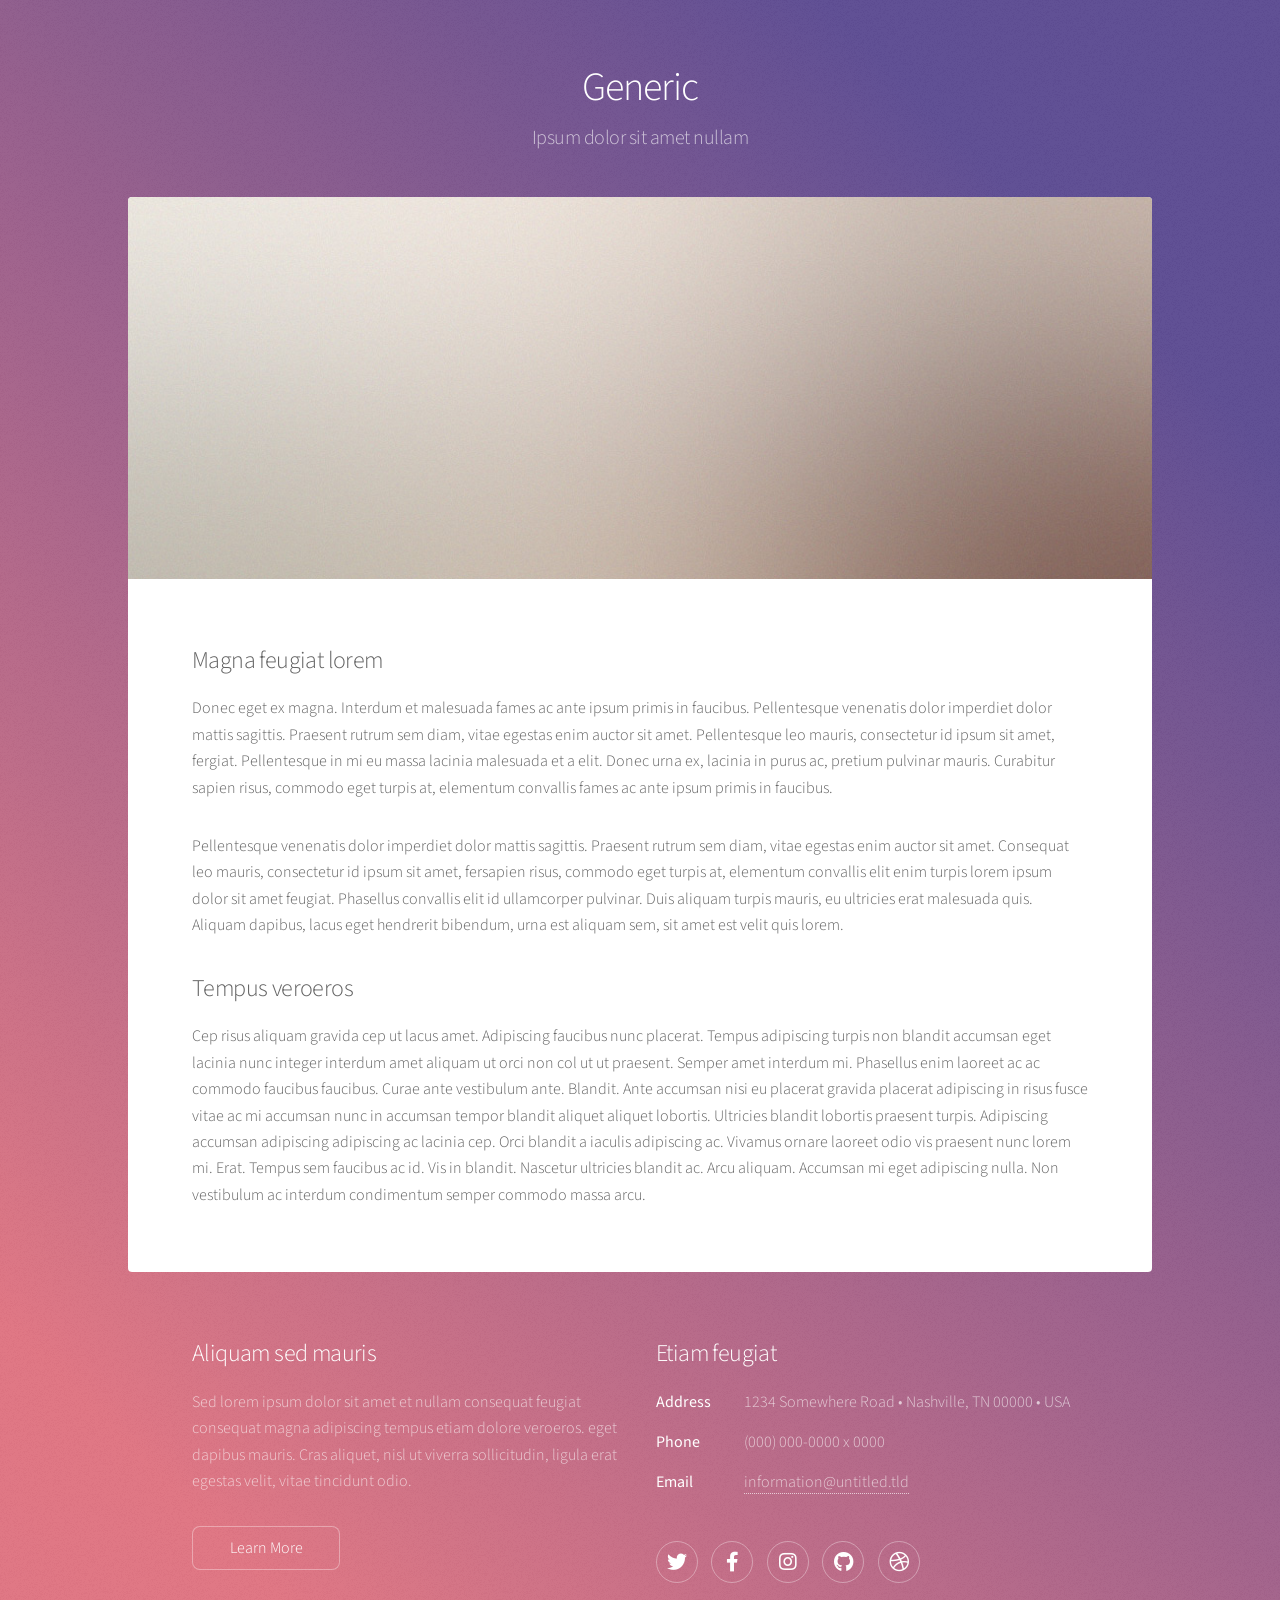
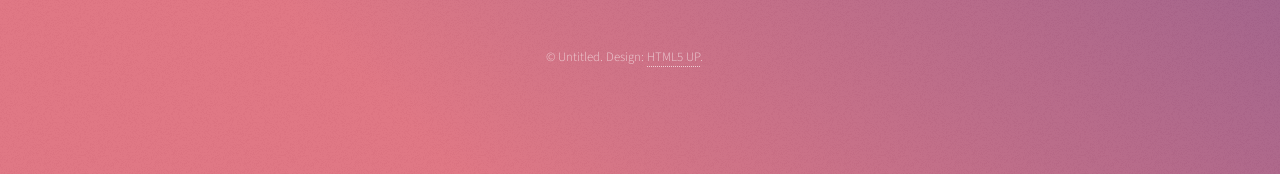
<file: generic.html>
<!DOCTYPE HTML>
<!--
	Stellar by HTML5 UP
	html5up.net | @ajlkn
	Free for personal and commercial use under the CCA 3.0 license (html5up.net/license)
-->
<html>
	<head>
		<title>Generic - Stellar by HTML5 UP</title>
		<meta charset="utf-8" />
		<meta name="viewport" content="width=device-width, initial-scale=1, user-scalable=no" />
		<link rel="stylesheet" href="assets/css/main.css" />
		<noscript><link rel="stylesheet" href="assets/css/noscript.css" /></noscript>
	</head>
	<body class="is-preload">

		<!-- Wrapper -->
			<div id="wrapper">

				<!-- Header -->
					<header id="header">
						<h1>Generic</h1>
						<p>Ipsum dolor sit amet nullam</p>
					</header>

				<!-- Main -->
					<div id="main">

						<!-- Content -->
							<section id="content" class="main">
								<span class="image main"><img src="images/pic04.jpg" alt="" /></span>
								<h2>Magna feugiat lorem</h2>
								<p>Donec eget ex magna. Interdum et malesuada fames ac ante ipsum primis in faucibus. Pellentesque venenatis dolor imperdiet dolor mattis sagittis. Praesent rutrum sem diam, vitae egestas enim auctor sit amet. Pellentesque leo mauris, consectetur id ipsum sit amet, fergiat. Pellentesque in mi eu massa lacinia malesuada et a elit. Donec urna ex, lacinia in purus ac, pretium pulvinar mauris. Curabitur sapien risus, commodo eget turpis at, elementum convallis fames ac ante ipsum primis in faucibus.</p>
								<p>Pellentesque venenatis dolor imperdiet dolor mattis sagittis. Praesent rutrum sem diam, vitae egestas enim auctor sit amet. Consequat leo mauris, consectetur id ipsum sit amet, fersapien risus, commodo eget turpis at, elementum convallis elit enim turpis lorem ipsum dolor sit amet feugiat. Phasellus convallis elit id ullamcorper pulvinar. Duis aliquam turpis mauris, eu ultricies erat malesuada quis. Aliquam dapibus, lacus eget hendrerit bibendum, urna est aliquam sem, sit amet est velit quis lorem.</p>
								<h2>Tempus veroeros</h2>
								<p>Cep risus aliquam gravida cep ut lacus amet. Adipiscing faucibus nunc placerat. Tempus adipiscing turpis non blandit accumsan eget lacinia nunc integer interdum amet aliquam ut orci non col ut ut praesent. Semper amet interdum mi. Phasellus enim laoreet ac ac commodo faucibus faucibus. Curae ante vestibulum ante. Blandit. Ante accumsan nisi eu placerat gravida placerat adipiscing in risus fusce vitae ac mi accumsan nunc in accumsan tempor blandit aliquet aliquet lobortis. Ultricies blandit lobortis praesent turpis. Adipiscing accumsan adipiscing adipiscing ac lacinia cep. Orci blandit a iaculis adipiscing ac. Vivamus ornare laoreet odio vis praesent nunc lorem mi. Erat. Tempus sem faucibus ac id. Vis in blandit. Nascetur ultricies blandit ac. Arcu aliquam. Accumsan mi eget adipiscing nulla. Non vestibulum ac interdum condimentum semper commodo massa arcu.</p>
							</section>

					</div>

				<!-- Footer -->
					<footer id="footer">
						<section>
							<h2>Aliquam sed mauris</h2>
							<p>Sed lorem ipsum dolor sit amet et nullam consequat feugiat consequat magna adipiscing tempus etiam dolore veroeros. eget dapibus mauris. Cras aliquet, nisl ut viverra sollicitudin, ligula erat egestas velit, vitae tincidunt odio.</p>
							<ul class="actions">
								<li><a href="#" class="button">Learn More</a></li>
							</ul>
						</section>
						<section>
							<h2>Etiam feugiat</h2>
							<dl class="alt">
								<dt>Address</dt>
								<dd>1234 Somewhere Road &bull; Nashville, TN 00000 &bull; USA</dd>
								<dt>Phone</dt>
								<dd>(000) 000-0000 x 0000</dd>
								<dt>Email</dt>
								<dd><a href="#">information@untitled.tld</a></dd>
							</dl>
							<ul class="icons">
								<li><a href="#" class="icon brands fa-twitter alt"><span class="label">Twitter</span></a></li>
								<li><a href="#" class="icon brands fa-facebook-f alt"><span class="label">Facebook</span></a></li>
								<li><a href="#" class="icon brands fa-instagram alt"><span class="label">Instagram</span></a></li>
								<li><a href="#" class="icon brands fa-github alt"><span class="label">GitHub</span></a></li>
								<li><a href="#" class="icon brands fa-dribbble alt"><span class="label">Dribbble</span></a></li>
							</ul>
						</section>
						<p class="copyright">&copy; Untitled. Design: <a href="https://html5up.net">HTML5 UP</a>.</p>
					</footer>

			</div>

		<!-- Scripts -->
			<script src="assets/js/jquery.min.js"></script>
			<script src="assets/js/jquery.scrollex.min.js"></script>
			<script src="assets/js/jquery.scrolly.min.js"></script>
			<script src="assets/js/browser.min.js"></script>
			<script src="assets/js/breakpoints.min.js"></script>
			<script src="assets/js/util.js"></script>
			<script src="assets/js/main.js"></script>

	</body>
</html>
</file>
<file: assets/css/custom.css>
/* =========================
   Darren Site Polish Overrides
   Safe: loaded after main.css
   ========================= */

/* 1) Slightly tighter global typography + better readability */
body {
  letter-spacing: 0.2px;
}

p, li {
  line-height: 1.75;
}

/* 2) Make section headers feel more "premium" */
header.major h2 {
  letter-spacing: 0.5px;
}

/* 3) Improve spacing between sections */
#main > section {
  padding-top: 5rem;
  padding-bottom: 5rem;
}

/* 4) Cleaner card look for project/experience boxes */
.box {
  border-radius: 18px;
  padding: 1.75rem;
  box-shadow: 0 12px 35px rgba(0,0,0,0.18);
}

/* 5) Make buttons pop a bit more */
input[type="submit"].primary,
input[type="reset"].primary,
input[type="button"].primary,
button.primary,
.button.primary {
  border-radius: 14px;
  font-weight: 700;
}

/* 6) Softer corners on standard buttons too */
.button {
  border-radius: 14px;
  font-weight: 650;
}

/* 7) Make the nav more readable (slightly larger, cleaner) */
#nav a {
  font-weight: 700;
  letter-spacing: 0.4px;
}

/* 8) Make your Hero feel sharper */
#header.alt h1 {
  letter-spacing: 0.6px;
}

#header.alt p {
  opacity: 0.95;
}

/* 9) Improve icon alignment + spacing in skills */
.features li p {
  margin-top: 0.75rem;
}

/* 10) Make lists inside boxes nicer */
.box ul {
  margin-top: 0.75rem;
}

.box ul li {
  margin-bottom: 0.45rem;
}

/* 11) Contact section spacing */
#contact .actions {
  margin-top: 1.25rem;
}

/* 12) Better footer spacing */
#footer {
  padding-top: 4rem;
  padding-bottom: 3rem;
}
/* Initials badge in header */
.header-divider {
  display:block;
  width:60px;
  height:3px;
  background: rgba(255,255,255,0.35);
  border-radius:2px;
}

/* Hero headshot styling */
.profile-pic{
  border-radius: 22px;
  box-shadow: 0 18px 55px rgba(0,0,0,0.28);
  border: 1px solid rgba(255,255,255,0.16);
}
/* =========================
   Projects: Modern cards + tech pills
   ========================= */

#projects .box{
  position: relative;
  transition: transform 0.18s ease, box-shadow 0.18s ease;
  border-radius: 20px;
}

#projects .box:hover{
  transform: translateY(-3px);
  box-shadow: 0 18px 55px rgba(0,0,0,0.26);
}

/* tighten headings inside project cards */
#projects .box h3{
  margin-bottom: 0.6rem;
}

/* consistent spacing in project cards */
#projects .box p{
  margin-top: 0.75rem;
  margin-bottom: 0.9rem;
}

/* pill row */
.pill-row{
  display: flex;
  flex-wrap: wrap;
  gap: 0.45rem;
  margin-top: 0.25rem;
  margin-bottom: 0.9rem;
}

.pill{
  display: inline-flex;
  align-items: center;
  padding: 0.35rem 0.65rem;
  border-radius: 999px;
  font-size: 0.78rem;
  font-weight: 700;
  letter-spacing: 0.3px;
  background: rgba(255,255,255,0.10);
  border: 1px solid rgba(255,255,255,0.18);
}

/* make project buttons consistent */
#projects .actions .button{
  border-radius: 14px;
  font-weight: 700;
}
/* Sticky resume button (floating action button) */
.resume-fab{
  position: fixed;
  right: 18px;
  bottom: 18px;
  z-index: 9999;

  display: inline-flex;
  align-items: center;
  justify-content: center;

  padding: 0.9rem 1.05rem;
  border-radius: 999px;

  font-weight: 800;
  letter-spacing: 0.4px;
  text-decoration: none;

  background: rgba(255,255,255,0.12);
  border: 1px solid rgba(255,255,255,0.22);
  box-shadow: 0 16px 45px rgba(0,0,0,0.30);
  backdrop-filter: blur(10px);
}

.resume-fab:hover{
  transform: translateY(-2px);
  text-decoration: none;
}

/* On very small screens, avoid covering content */
@media (max-width: 480px){
  .resume-fab{
    right: 12px;
    bottom: 12px;
    padding: 0.8rem 0.95rem;
    font-size: 0.92rem;
  }
}
/* Skills icon polish */
#skills .icon.major {
  margin-bottom: 1rem;
}

#skills h3 {
  margin-bottom: 0.6rem;
}
</file>
<file: assets/css/noscript.css>
/*
	Stellar by HTML5 UP
	html5up.net | @ajlkn
	Free for personal and commercial use under the CCA 3.0 license (html5up.net/license)
*/

/* Header */

	body.is-preload #header.alt > * {
		opacity: 1;
	}

	body.is-preload #header.alt .logo {
		-moz-transform: none;
		-webkit-transform: none;
		-ms-transform: none;
		transform: none;
	}
</file>
<file: assets/css/main.css>
@import url(fontawesome-all.min.css);
@import 'https://fonts.googleapis.com/css?family=Source+Sans+Pro:300,400';

/*
	Stellar by HTML5 UP
	html5up.net | @ajlkn
	Free for personal and commercial use under the CCA 3.0 license (html5up.net/license)
*/

html, body, div, span, applet, object,
iframe, h1, h2, h3, h4, h5, h6, p, blockquote,
pre, a, abbr, acronym, address, big, cite,
code, del, dfn, em, img, ins, kbd, q, s, samp,
small, strike, strong, sub, sup, tt, var, b,
u, i, center, dl, dt, dd, ol, ul, li, fieldset,
form, label, legend, table, caption, tbody,
tfoot, thead, tr, th, td, article, aside,
canvas, details, embed, figure, figcaption,
footer, header, hgroup, menu, nav, output, ruby,
section, summary, time, mark, audio, video {
	margin: 0;
	padding: 0;
	border: 0;
	font-size: 100%;
	font: inherit;
	vertical-align: baseline;}

article, aside, details, figcaption, figure,
footer, header, hgroup, menu, nav, section {
	display: block;}

body {
	line-height: 1;
}

ol, ul {
	list-style: none;
}

blockquote, q {
	quotes: none;
}

	blockquote:before, blockquote:after, q:before, q:after {
		content: '';
		content: none;
	}

table {
	border-collapse: collapse;
	border-spacing: 0;
}

body {
	-webkit-text-size-adjust: none;
}

mark {
	background-color: transparent;
	color: inherit;
}

input::-moz-focus-inner {
	border: 0;
	padding: 0;
}

input, select, textarea {
	-moz-appearance: none;
	-webkit-appearance: none;
	-ms-appearance: none;
	appearance: none;
}

/* Basic */

	@-ms-viewport {
		width: device-width;
	}

	body {
		-ms-overflow-style: scrollbar;
	}

	@media screen and (max-width: 480px) {

		html, body {
			min-width: 320px;
		}

	}

	html {
		box-sizing: border-box;
	}

	*, *:before, *:after {
		box-sizing: inherit;
	}

	body {
		background-color: #935d8c;
		background-image: url("images/overlay.png"), -moz-linear-gradient(45deg, #e37682 15%, #5f4d93 85%);
		background-image: url("images/overlay.png"), -webkit-linear-gradient(45deg, #e37682 15%, #5f4d93 85%);
		background-image: url("images/overlay.png"), -ms-linear-gradient(45deg, #e37682 15%, #5f4d93 85%);
		background-image: url("images/overlay.png"), linear-gradient(45deg, #e37682 15%, #5f4d93 85%);
	}

		body.is-preload *, body.is-preload *:before, body.is-preload *:after {
			-moz-animation: none !important;
			-webkit-animation: none !important;
			-ms-animation: none !important;
			animation: none !important;
			-moz-transition: none !important;
			-webkit-transition: none !important;
			-ms-transition: none !important;
			transition: none !important;
		}

/* Type */

	body {
		background-color: #935d8c;
		color: rgba(255, 255, 255, 0.65);
	}

	body, input, select, textarea {
		font-family: "Source Sans Pro", Helvetica, sans-serif;
		font-size: 17pt;
		font-weight: 300;
		line-height: 1.65;
	}

		@media screen and (max-width: 1680px) {

			body, input, select, textarea {
				font-size: 14pt;
			}

		}

		@media screen and (max-width: 1280px) {

			body, input, select, textarea {
				font-size: 12pt;
			}

		}

		@media screen and (max-width: 360px) {

			body, input, select, textarea {
				font-size: 11pt;
			}

		}

	a {
		-moz-transition: color 0.2s ease, border-bottom 0.2s ease;
		-webkit-transition: color 0.2s ease, border-bottom 0.2s ease;
		-ms-transition: color 0.2s ease, border-bottom 0.2s ease;
		transition: color 0.2s ease, border-bottom 0.2s ease;
		text-decoration: none;
		border-bottom: dotted 1px;
		color: inherit;
	}

		a:hover {
			border-bottom-color: transparent;
		}

	strong, b {
		font-weight: 400;
	}

	em, i {
		font-style: italic;
	}

	p {
		margin: 0 0 2em 0;
	}

		p.content {
			-moz-columns: 20em 2;
			-webkit-columns: 20em 2;
			-ms-columns: 20em 2;
			columns: 20em 2;
			-moz-column-gap: 2em;
			-webkit-column-gap: 2em;
			-ms-column-gap: 2em;
			column-gap: 2em;
			text-align: justify;
		}

	h1, h2, h3, h4, h5, h6 {
		font-weight: 300;
		line-height: 1.5;
		margin: 0 0 0.7em 0;
		letter-spacing: -0.025em;
	}

		h1 a, h2 a, h3 a, h4 a, h5 a, h6 a {
			color: inherit;
			text-decoration: none;
		}

	h1 {
		font-size: 2.5em;
		line-height: 1.2;
	}

	h2 {
		font-size: 1.5em;
	}

	h3 {
		font-size: 1.25em;
	}

	h4 {
		font-size: 1.1em;
	}

	h5 {
		font-size: 0.9em;
	}

	h6 {
		font-size: 0.7em;
	}

	@media screen and (max-width: 736px) {

		h1 {
			font-size: 2em;
		}

	}

	sub {
		font-size: 0.8em;
		position: relative;
		top: 0.5em;
	}

	sup {
		font-size: 0.8em;
		position: relative;
		top: -0.5em;
	}

	blockquote {
		border-left: solid 4px;
		font-style: italic;
		margin: 0 0 2em 0;
		padding: 0.5em 0 0.5em 2em;
	}

	code {
		border-radius: 8px;
		border: solid 1px;
		font-family: "Courier New", monospace;
		font-size: 0.9em;
		margin: 0 0.25em;
		padding: 0.25em 0.65em;
	}

	pre {
		-webkit-overflow-scrolling: touch;
		font-family: "Courier New", monospace;
		font-size: 0.9em;
		margin: 0 0 2em 0;
	}

		pre code {
			display: block;
			line-height: 1.75;
			padding: 1em 1.5em;
			overflow-x: auto;
		}

	hr {
		border: 0;
		border-bottom: solid 1px;
		margin: 2em 0;
	}

		hr.major {
			margin: 3em 0;
		}

	.align-left {
		text-align: left;
	}

	.align-center {
		text-align: center;
	}

	.align-right {
		text-align: right;
	}

	input, select, textarea {
		color: #ffffff;
	}

	a:hover {
		color: #ffffff;
	}

	strong, b {
		color: #ffffff;
	}

	h1, h2, h3, h4, h5, h6 {
		color: #ffffff;
	}

	blockquote {
		border-left-color: rgba(255, 255, 255, 0.35);
	}

	code {
		background: rgba(255, 255, 255, 0.075);
		border-color: rgba(255, 255, 255, 0.35);
	}

	hr {
		border-bottom-color: rgba(255, 255, 255, 0.35);
	}

/* Row */

	.row {
		display: flex;
		flex-wrap: wrap;
		box-sizing: border-box;
		align-items: stretch;
	}

		.row > * {
			box-sizing: border-box;
		}

		.row.gtr-uniform > * > :last-child {
			margin-bottom: 0;
		}

		.row.aln-left {
			justify-content: flex-start;
		}

		.row.aln-center {
			justify-content: center;
		}

		.row.aln-right {
			justify-content: flex-end;
		}

		.row.aln-top {
			align-items: flex-start;
		}

		.row.aln-middle {
			align-items: center;
		}

		.row.aln-bottom {
			align-items: flex-end;
		}

		.row > .imp {
			order: -1;
		}

		.row > .col-1 {
			width: 8.33333%;
		}

		.row > .off-1 {
			margin-left: 8.33333%;
		}

		.row > .col-2 {
			width: 16.66667%;
		}

		.row > .off-2 {
			margin-left: 16.66667%;
		}

		.row > .col-3 {
			width: 25%;
		}

		.row > .off-3 {
			margin-left: 25%;
		}

		.row > .col-4 {
			width: 33.33333%;
		}

		.row > .off-4 {
			margin-left: 33.33333%;
		}

		.row > .col-5 {
			width: 41.66667%;
		}

		.row > .off-5 {
			margin-left: 41.66667%;
		}

		.row > .col-6 {
			width: 50%;
		}

		.row > .off-6 {
			margin-left: 50%;
		}

		.row > .col-7 {
			width: 58.33333%;
		}

		.row > .off-7 {
			margin-left: 58.33333%;
		}

		.row > .col-8 {
			width: 66.66667%;
		}

		.row > .off-8 {
			margin-left: 66.66667%;
		}

		.row > .col-9 {
			width: 75%;
		}

		.row > .off-9 {
			margin-left: 75%;
		}

		.row > .col-10 {
			width: 83.33333%;
		}

		.row > .off-10 {
			margin-left: 83.33333%;
		}

		.row > .col-11 {
			width: 91.66667%;
		}

		.row > .off-11 {
			margin-left: 91.66667%;
		}

		.row > .col-12 {
			width: 100%;
		}

		.row > .off-12 {
			margin-left: 100%;
		}

		.row.gtr-0 {
			margin-top: 0;
			margin-left: 0em;
		}

			.row.gtr-0 > * {
				padding: 0 0 0 0em;
			}

			.row.gtr-0.gtr-uniform {
				margin-top: 0em;
			}

				.row.gtr-0.gtr-uniform > * {
					padding-top: 0em;
				}

		.row.gtr-25 {
			margin-top: 0;
			margin-left: -0.375em;
		}

			.row.gtr-25 > * {
				padding: 0 0 0 0.375em;
			}

			.row.gtr-25.gtr-uniform {
				margin-top: -0.375em;
			}

				.row.gtr-25.gtr-uniform > * {
					padding-top: 0.375em;
				}

		.row.gtr-50 {
			margin-top: 0;
			margin-left: -0.75em;
		}

			.row.gtr-50 > * {
				padding: 0 0 0 0.75em;
			}

			.row.gtr-50.gtr-uniform {
				margin-top: -0.75em;
			}

				.row.gtr-50.gtr-uniform > * {
					padding-top: 0.75em;
				}

		.row {
			margin-top: 0;
			margin-left: -1.5em;
		}

			.row > * {
				padding: 0 0 0 1.5em;
			}

			.row.gtr-uniform {
				margin-top: -1.5em;
			}

				.row.gtr-uniform > * {
					padding-top: 1.5em;
				}

		.row.gtr-150 {
			margin-top: 0;
			margin-left: -2.25em;
		}

			.row.gtr-150 > * {
				padding: 0 0 0 2.25em;
			}

			.row.gtr-150.gtr-uniform {
				margin-top: -2.25em;
			}

				.row.gtr-150.gtr-uniform > * {
					padding-top: 2.25em;
				}

		.row.gtr-200 {
			margin-top: 0;
			margin-left: -3em;
		}

			.row.gtr-200 > * {
				padding: 0 0 0 3em;
			}

			.row.gtr-200.gtr-uniform {
				margin-top: -3em;
			}

				.row.gtr-200.gtr-uniform > * {
					padding-top: 3em;
				}

		@media screen and (max-width: 1680px) {

			.row {
				display: flex;
				flex-wrap: wrap;
				box-sizing: border-box;
				align-items: stretch;
			}

				.row > * {
					box-sizing: border-box;
				}

				.row.gtr-uniform > * > :last-child {
					margin-bottom: 0;
				}

				.row.aln-left {
					justify-content: flex-start;
				}

				.row.aln-center {
					justify-content: center;
				}

				.row.aln-right {
					justify-content: flex-end;
				}

				.row.aln-top {
					align-items: flex-start;
				}

				.row.aln-middle {
					align-items: center;
				}

				.row.aln-bottom {
					align-items: flex-end;
				}

				.row > .imp-xlarge {
					order: -1;
				}

				.row > .col-1-xlarge {
					width: 8.33333%;
				}

				.row > .off-1-xlarge {
					margin-left: 8.33333%;
				}

				.row > .col-2-xlarge {
					width: 16.66667%;
				}

				.row > .off-2-xlarge {
					margin-left: 16.66667%;
				}

				.row > .col-3-xlarge {
					width: 25%;
				}

				.row > .off-3-xlarge {
					margin-left: 25%;
				}

				.row > .col-4-xlarge {
					width: 33.33333%;
				}

				.row > .off-4-xlarge {
					margin-left: 33.33333%;
				}

				.row > .col-5-xlarge {
					width: 41.66667%;
				}

				.row > .off-5-xlarge {
					margin-left: 41.66667%;
				}

				.row > .col-6-xlarge {
					width: 50%;
				}

				.row > .off-6-xlarge {
					margin-left: 50%;
				}

				.row > .col-7-xlarge {
					width: 58.33333%;
				}

				.row > .off-7-xlarge {
					margin-left: 58.33333%;
				}

				.row > .col-8-xlarge {
					width: 66.66667%;
				}

				.row > .off-8-xlarge {
					margin-left: 66.66667%;
				}

				.row > .col-9-xlarge {
					width: 75%;
				}

				.row > .off-9-xlarge {
					margin-left: 75%;
				}

				.row > .col-10-xlarge {
					width: 83.33333%;
				}

				.row > .off-10-xlarge {
					margin-left: 83.33333%;
				}

				.row > .col-11-xlarge {
					width: 91.66667%;
				}

				.row > .off-11-xlarge {
					margin-left: 91.66667%;
				}

				.row > .col-12-xlarge {
					width: 100%;
				}

				.row > .off-12-xlarge {
					margin-left: 100%;
				}

				.row.gtr-0 {
					margin-top: 0;
					margin-left: 0em;
				}

					.row.gtr-0 > * {
						padding: 0 0 0 0em;
					}

					.row.gtr-0.gtr-uniform {
						margin-top: 0em;
					}

						.row.gtr-0.gtr-uniform > * {
							padding-top: 0em;
						}

				.row.gtr-25 {
					margin-top: 0;
					margin-left: -0.375em;
				}

					.row.gtr-25 > * {
						padding: 0 0 0 0.375em;
					}

					.row.gtr-25.gtr-uniform {
						margin-top: -0.375em;
					}

						.row.gtr-25.gtr-uniform > * {
							padding-top: 0.375em;
						}

				.row.gtr-50 {
					margin-top: 0;
					margin-left: -0.75em;
				}

					.row.gtr-50 > * {
						padding: 0 0 0 0.75em;
					}

					.row.gtr-50.gtr-uniform {
						margin-top: -0.75em;
					}

						.row.gtr-50.gtr-uniform > * {
							padding-top: 0.75em;
						}

				.row {
					margin-top: 0;
					margin-left: -1.5em;
				}

					.row > * {
						padding: 0 0 0 1.5em;
					}

					.row.gtr-uniform {
						margin-top: -1.5em;
					}

						.row.gtr-uniform > * {
							padding-top: 1.5em;
						}

				.row.gtr-150 {
					margin-top: 0;
					margin-left: -2.25em;
				}

					.row.gtr-150 > * {
						padding: 0 0 0 2.25em;
					}

					.row.gtr-150.gtr-uniform {
						margin-top: -2.25em;
					}

						.row.gtr-150.gtr-uniform > * {
							padding-top: 2.25em;
						}

				.row.gtr-200 {
					margin-top: 0;
					margin-left: -3em;
				}

					.row.gtr-200 > * {
						padding: 0 0 0 3em;
					}

					.row.gtr-200.gtr-uniform {
						margin-top: -3em;
					}

						.row.gtr-200.gtr-uniform > * {
							padding-top: 3em;
						}

		}

		@media screen and (max-width: 1280px) {

			.row {
				display: flex;
				flex-wrap: wrap;
				box-sizing: border-box;
				align-items: stretch;
			}

				.row > * {
					box-sizing: border-box;
				}

				.row.gtr-uniform > * > :last-child {
					margin-bottom: 0;
				}

				.row.aln-left {
					justify-content: flex-start;
				}

				.row.aln-center {
					justify-content: center;
				}

				.row.aln-right {
					justify-content: flex-end;
				}

				.row.aln-top {
					align-items: flex-start;
				}

				.row.aln-middle {
					align-items: center;
				}

				.row.aln-bottom {
					align-items: flex-end;
				}

				.row > .imp-large {
					order: -1;
				}

				.row > .col-1-large {
					width: 8.33333%;
				}

				.row > .off-1-large {
					margin-left: 8.33333%;
				}

				.row > .col-2-large {
					width: 16.66667%;
				}

				.row > .off-2-large {
					margin-left: 16.66667%;
				}

				.row > .col-3-large {
					width: 25%;
				}

				.row > .off-3-large {
					margin-left: 25%;
				}

				.row > .col-4-large {
					width: 33.33333%;
				}

				.row > .off-4-large {
					margin-left: 33.33333%;
				}

				.row > .col-5-large {
					width: 41.66667%;
				}

				.row > .off-5-large {
					margin-left: 41.66667%;
				}

				.row > .col-6-large {
					width: 50%;
				}

				.row > .off-6-large {
					margin-left: 50%;
				}

				.row > .col-7-large {
					width: 58.33333%;
				}

				.row > .off-7-large {
					margin-left: 58.33333%;
				}

				.row > .col-8-large {
					width: 66.66667%;
				}

				.row > .off-8-large {
					margin-left: 66.66667%;
				}

				.row > .col-9-large {
					width: 75%;
				}

				.row > .off-9-large {
					margin-left: 75%;
				}

				.row > .col-10-large {
					width: 83.33333%;
				}

				.row > .off-10-large {
					margin-left: 83.33333%;
				}

				.row > .col-11-large {
					width: 91.66667%;
				}

				.row > .off-11-large {
					margin-left: 91.66667%;
				}

				.row > .col-12-large {
					width: 100%;
				}

				.row > .off-12-large {
					margin-left: 100%;
				}

				.row.gtr-0 {
					margin-top: 0;
					margin-left: 0em;
				}

					.row.gtr-0 > * {
						padding: 0 0 0 0em;
					}

					.row.gtr-0.gtr-uniform {
						margin-top: 0em;
					}

						.row.gtr-0.gtr-uniform > * {
							padding-top: 0em;
						}

				.row.gtr-25 {
					margin-top: 0;
					margin-left: -0.375em;
				}

					.row.gtr-25 > * {
						padding: 0 0 0 0.375em;
					}

					.row.gtr-25.gtr-uniform {
						margin-top: -0.375em;
					}

						.row.gtr-25.gtr-uniform > * {
							padding-top: 0.375em;
						}

				.row.gtr-50 {
					margin-top: 0;
					margin-left: -0.75em;
				}

					.row.gtr-50 > * {
						padding: 0 0 0 0.75em;
					}

					.row.gtr-50.gtr-uniform {
						margin-top: -0.75em;
					}

						.row.gtr-50.gtr-uniform > * {
							padding-top: 0.75em;
						}

				.row {
					margin-top: 0;
					margin-left: -1.5em;
				}

					.row > * {
						padding: 0 0 0 1.5em;
					}

					.row.gtr-uniform {
						margin-top: -1.5em;
					}

						.row.gtr-uniform > * {
							padding-top: 1.5em;
						}

				.row.gtr-150 {
					margin-top: 0;
					margin-left: -2.25em;
				}

					.row.gtr-150 > * {
						padding: 0 0 0 2.25em;
					}

					.row.gtr-150.gtr-uniform {
						margin-top: -2.25em;
					}

						.row.gtr-150.gtr-uniform > * {
							padding-top: 2.25em;
						}

				.row.gtr-200 {
					margin-top: 0;
					margin-left: -3em;
				}

					.row.gtr-200 > * {
						padding: 0 0 0 3em;
					}

					.row.gtr-200.gtr-uniform {
						margin-top: -3em;
					}

						.row.gtr-200.gtr-uniform > * {
							padding-top: 3em;
						}

		}

		@media screen and (max-width: 980px) {

			.row {
				display: flex;
				flex-wrap: wrap;
				box-sizing: border-box;
				align-items: stretch;
			}

				.row > * {
					box-sizing: border-box;
				}

				.row.gtr-uniform > * > :last-child {
					margin-bottom: 0;
				}

				.row.aln-left {
					justify-content: flex-start;
				}

				.row.aln-center {
					justify-content: center;
				}

				.row.aln-right {
					justify-content: flex-end;
				}

				.row.aln-top {
					align-items: flex-start;
				}

				.row.aln-middle {
					align-items: center;
				}

				.row.aln-bottom {
					align-items: flex-end;
				}

				.row > .imp-medium {
					order: -1;
				}

				.row > .col-1-medium {
					width: 8.33333%;
				}

				.row > .off-1-medium {
					margin-left: 8.33333%;
				}

				.row > .col-2-medium {
					width: 16.66667%;
				}

				.row > .off-2-medium {
					margin-left: 16.66667%;
				}

				.row > .col-3-medium {
					width: 25%;
				}

				.row > .off-3-medium {
					margin-left: 25%;
				}

				.row > .col-4-medium {
					width: 33.33333%;
				}

				.row > .off-4-medium {
					margin-left: 33.33333%;
				}

				.row > .col-5-medium {
					width: 41.66667%;
				}

				.row > .off-5-medium {
					margin-left: 41.66667%;
				}

				.row > .col-6-medium {
					width: 50%;
				}

				.row > .off-6-medium {
					margin-left: 50%;
				}

				.row > .col-7-medium {
					width: 58.33333%;
				}

				.row > .off-7-medium {
					margin-left: 58.33333%;
				}

				.row > .col-8-medium {
					width: 66.66667%;
				}

				.row > .off-8-medium {
					margin-left: 66.66667%;
				}

				.row > .col-9-medium {
					width: 75%;
				}

				.row > .off-9-medium {
					margin-left: 75%;
				}

				.row > .col-10-medium {
					width: 83.33333%;
				}

				.row > .off-10-medium {
					margin-left: 83.33333%;
				}

				.row > .col-11-medium {
					width: 91.66667%;
				}

				.row > .off-11-medium {
					margin-left: 91.66667%;
				}

				.row > .col-12-medium {
					width: 100%;
				}

				.row > .off-12-medium {
					margin-left: 100%;
				}

				.row.gtr-0 {
					margin-top: 0;
					margin-left: 0em;
				}

					.row.gtr-0 > * {
						padding: 0 0 0 0em;
					}

					.row.gtr-0.gtr-uniform {
						margin-top: 0em;
					}

						.row.gtr-0.gtr-uniform > * {
							padding-top: 0em;
						}

				.row.gtr-25 {
					margin-top: 0;
					margin-left: -0.375em;
				}

					.row.gtr-25 > * {
						padding: 0 0 0 0.375em;
					}

					.row.gtr-25.gtr-uniform {
						margin-top: -0.375em;
					}

						.row.gtr-25.gtr-uniform > * {
							padding-top: 0.375em;
						}

				.row.gtr-50 {
					margin-top: 0;
					margin-left: -0.75em;
				}

					.row.gtr-50 > * {
						padding: 0 0 0 0.75em;
					}

					.row.gtr-50.gtr-uniform {
						margin-top: -0.75em;
					}

						.row.gtr-50.gtr-uniform > * {
							padding-top: 0.75em;
						}

				.row {
					margin-top: 0;
					margin-left: -1.5em;
				}

					.row > * {
						padding: 0 0 0 1.5em;
					}

					.row.gtr-uniform {
						margin-top: -1.5em;
					}

						.row.gtr-uniform > * {
							padding-top: 1.5em;
						}

				.row.gtr-150 {
					margin-top: 0;
					margin-left: -2.25em;
				}

					.row.gtr-150 > * {
						padding: 0 0 0 2.25em;
					}

					.row.gtr-150.gtr-uniform {
						margin-top: -2.25em;
					}

						.row.gtr-150.gtr-uniform > * {
							padding-top: 2.25em;
						}

				.row.gtr-200 {
					margin-top: 0;
					margin-left: -3em;
				}

					.row.gtr-200 > * {
						padding: 0 0 0 3em;
					}

					.row.gtr-200.gtr-uniform {
						margin-top: -3em;
					}

						.row.gtr-200.gtr-uniform > * {
							padding-top: 3em;
						}

		}

		@media screen and (max-width: 736px) {

			.row {
				display: flex;
				flex-wrap: wrap;
				box-sizing: border-box;
				align-items: stretch;
			}

				.row > * {
					box-sizing: border-box;
				}

				.row.gtr-uniform > * > :last-child {
					margin-bottom: 0;
				}

				.row.aln-left {
					justify-content: flex-start;
				}

				.row.aln-center {
					justify-content: center;
				}

				.row.aln-right {
					justify-content: flex-end;
				}

				.row.aln-top {
					align-items: flex-start;
				}

				.row.aln-middle {
					align-items: center;
				}

				.row.aln-bottom {
					align-items: flex-end;
				}

				.row > .imp-small {
					order: -1;
				}

				.row > .col-1-small {
					width: 8.33333%;
				}

				.row > .off-1-small {
					margin-left: 8.33333%;
				}

				.row > .col-2-small {
					width: 16.66667%;
				}

				.row > .off-2-small {
					margin-left: 16.66667%;
				}

				.row > .col-3-small {
					width: 25%;
				}

				.row > .off-3-small {
					margin-left: 25%;
				}

				.row > .col-4-small {
					width: 33.33333%;
				}

				.row > .off-4-small {
					margin-left: 33.33333%;
				}

				.row > .col-5-small {
					width: 41.66667%;
				}

				.row > .off-5-small {
					margin-left: 41.66667%;
				}

				.row > .col-6-small {
					width: 50%;
				}

				.row > .off-6-small {
					margin-left: 50%;
				}

				.row > .col-7-small {
					width: 58.33333%;
				}

				.row > .off-7-small {
					margin-left: 58.33333%;
				}

				.row > .col-8-small {
					width: 66.66667%;
				}

				.row > .off-8-small {
					margin-left: 66.66667%;
				}

				.row > .col-9-small {
					width: 75%;
				}

				.row > .off-9-small {
					margin-left: 75%;
				}

				.row > .col-10-small {
					width: 83.33333%;
				}

				.row > .off-10-small {
					margin-left: 83.33333%;
				}

				.row > .col-11-small {
					width: 91.66667%;
				}

				.row > .off-11-small {
					margin-left: 91.66667%;
				}

				.row > .col-12-small {
					width: 100%;
				}

				.row > .off-12-small {
					margin-left: 100%;
				}

				.row.gtr-0 {
					margin-top: 0;
					margin-left: 0em;
				}

					.row.gtr-0 > * {
						padding: 0 0 0 0em;
					}

					.row.gtr-0.gtr-uniform {
						margin-top: 0em;
					}

						.row.gtr-0.gtr-uniform > * {
							padding-top: 0em;
						}

				.row.gtr-25 {
					margin-top: 0;
					margin-left: -0.25em;
				}

					.row.gtr-25 > * {
						padding: 0 0 0 0.25em;
					}

					.row.gtr-25.gtr-uniform {
						margin-top: -0.25em;
					}

						.row.gtr-25.gtr-uniform > * {
							padding-top: 0.25em;
						}

				.row.gtr-50 {
					margin-top: 0;
					margin-left: -0.5em;
				}

					.row.gtr-50 > * {
						padding: 0 0 0 0.5em;
					}

					.row.gtr-50.gtr-uniform {
						margin-top: -0.5em;
					}

						.row.gtr-50.gtr-uniform > * {
							padding-top: 0.5em;
						}

				.row {
					margin-top: 0;
					margin-left: -1em;
				}

					.row > * {
						padding: 0 0 0 1em;
					}

					.row.gtr-uniform {
						margin-top: -1em;
					}

						.row.gtr-uniform > * {
							padding-top: 1em;
						}

				.row.gtr-150 {
					margin-top: 0;
					margin-left: -1.5em;
				}

					.row.gtr-150 > * {
						padding: 0 0 0 1.5em;
					}

					.row.gtr-150.gtr-uniform {
						margin-top: -1.5em;
					}

						.row.gtr-150.gtr-uniform > * {
							padding-top: 1.5em;
						}

				.row.gtr-200 {
					margin-top: 0;
					margin-left: -2em;
				}

					.row.gtr-200 > * {
						padding: 0 0 0 2em;
					}

					.row.gtr-200.gtr-uniform {
						margin-top: -2em;
					}

						.row.gtr-200.gtr-uniform > * {
							padding-top: 2em;
						}

		}

		@media screen and (max-width: 480px) {

			.row {
				display: flex;
				flex-wrap: wrap;
				box-sizing: border-box;
				align-items: stretch;
			}

				.row > * {
					box-sizing: border-box;
				}

				.row.gtr-uniform > * > :last-child {
					margin-bottom: 0;
				}

				.row.aln-left {
					justify-content: flex-start;
				}

				.row.aln-center {
					justify-content: center;
				}

				.row.aln-right {
					justify-content: flex-end;
				}

				.row.aln-top {
					align-items: flex-start;
				}

				.row.aln-middle {
					align-items: center;
				}

				.row.aln-bottom {
					align-items: flex-end;
				}

				.row > .imp-xsmall {
					order: -1;
				}

				.row > .col-1-xsmall {
					width: 8.33333%;
				}

				.row > .off-1-xsmall {
					margin-left: 8.33333%;
				}

				.row > .col-2-xsmall {
					width: 16.66667%;
				}

				.row > .off-2-xsmall {
					margin-left: 16.66667%;
				}

				.row > .col-3-xsmall {
					width: 25%;
				}

				.row > .off-3-xsmall {
					margin-left: 25%;
				}

				.row > .col-4-xsmall {
					width: 33.33333%;
				}

				.row > .off-4-xsmall {
					margin-left: 33.33333%;
				}

				.row > .col-5-xsmall {
					width: 41.66667%;
				}

				.row > .off-5-xsmall {
					margin-left: 41.66667%;
				}

				.row > .col-6-xsmall {
					width: 50%;
				}

				.row > .off-6-xsmall {
					margin-left: 50%;
				}

				.row > .col-7-xsmall {
					width: 58.33333%;
				}

				.row > .off-7-xsmall {
					margin-left: 58.33333%;
				}

				.row > .col-8-xsmall {
					width: 66.66667%;
				}

				.row > .off-8-xsmall {
					margin-left: 66.66667%;
				}

				.row > .col-9-xsmall {
					width: 75%;
				}

				.row > .off-9-xsmall {
					margin-left: 75%;
				}

				.row > .col-10-xsmall {
					width: 83.33333%;
				}

				.row > .off-10-xsmall {
					margin-left: 83.33333%;
				}

				.row > .col-11-xsmall {
					width: 91.66667%;
				}

				.row > .off-11-xsmall {
					margin-left: 91.66667%;
				}

				.row > .col-12-xsmall {
					width: 100%;
				}

				.row > .off-12-xsmall {
					margin-left: 100%;
				}

				.row.gtr-0 {
					margin-top: 0;
					margin-left: 0em;
				}

					.row.gtr-0 > * {
						padding: 0 0 0 0em;
					}

					.row.gtr-0.gtr-uniform {
						margin-top: 0em;
					}

						.row.gtr-0.gtr-uniform > * {
							padding-top: 0em;
						}

				.row.gtr-25 {
					margin-top: 0;
					margin-left: -0.3125em;
				}

					.row.gtr-25 > * {
						padding: 0 0 0 0.3125em;
					}

					.row.gtr-25.gtr-uniform {
						margin-top: -0.3125em;
					}

						.row.gtr-25.gtr-uniform > * {
							padding-top: 0.3125em;
						}

				.row.gtr-50 {
					margin-top: 0;
					margin-left: -0.625em;
				}

					.row.gtr-50 > * {
						padding: 0 0 0 0.625em;
					}

					.row.gtr-50.gtr-uniform {
						margin-top: -0.625em;
					}

						.row.gtr-50.gtr-uniform > * {
							padding-top: 0.625em;
						}

				.row {
					margin-top: 0;
					margin-left: -1.25em;
				}

					.row > * {
						padding: 0 0 0 1.25em;
					}

					.row.gtr-uniform {
						margin-top: -1.25em;
					}

						.row.gtr-uniform > * {
							padding-top: 1.25em;
						}

				.row.gtr-150 {
					margin-top: 0;
					margin-left: -1.875em;
				}

					.row.gtr-150 > * {
						padding: 0 0 0 1.875em;
					}

					.row.gtr-150.gtr-uniform {
						margin-top: -1.875em;
					}

						.row.gtr-150.gtr-uniform > * {
							padding-top: 1.875em;
						}

				.row.gtr-200 {
					margin-top: 0;
					margin-left: -2.5em;
				}

					.row.gtr-200 > * {
						padding: 0 0 0 2.5em;
					}

					.row.gtr-200.gtr-uniform {
						margin-top: -2.5em;
					}

						.row.gtr-200.gtr-uniform > * {
							padding-top: 2.5em;
						}

		}

/* Box */

	.box {
		border-radius: 8px;
		border: solid;
		margin-bottom: 2em;
		padding: 1.5em;
	}

		.box > :last-child,
		.box > :last-child > :last-child,
		.box > :last-child > :last-child > :last-child {
			margin-bottom: 0;
		}

		.box.alt {
			border: 0;
			border-radius: 0;
			padding: 0;
		}

	.box {
		border-color: rgba(255, 255, 255, 0.35);
	}

/* Button */

	input[type="submit"],
	input[type="reset"],
	input[type="button"],
	button,
	.button {
		-moz-appearance: none;
		-webkit-appearance: none;
		-ms-appearance: none;
		appearance: none;
		-moz-transition: background-color 0.2s ease-in-out, color 0.2s ease-in-out;
		-webkit-transition: background-color 0.2s ease-in-out, color 0.2s ease-in-out;
		-ms-transition: background-color 0.2s ease-in-out, color 0.2s ease-in-out;
		transition: background-color 0.2s ease-in-out, color 0.2s ease-in-out;
		border-radius: 8px;
		border: 0;
		cursor: pointer;
		display: inline-block;
		font-weight: 300;
		height: 2.75em;
		line-height: 2.75em;
		min-width: 9.25em;
		padding: 0 1.5em;
		text-align: center;
		text-decoration: none;
		white-space: nowrap;
	}

		input[type="submit"].icon,
		input[type="reset"].icon,
		input[type="button"].icon,
		button.icon,
		.button.icon {
			padding-left: 1.35em;
		}

			input[type="submit"].icon:before,
			input[type="reset"].icon:before,
			input[type="button"].icon:before,
			button.icon:before,
			.button.icon:before {
				margin-right: 0.5em;
			}

		input[type="submit"].fit,
		input[type="reset"].fit,
		input[type="button"].fit,
		button.fit,
		.button.fit {
			width: 100%;
		}

		input[type="submit"].small,
		input[type="reset"].small,
		input[type="button"].small,
		button.small,
		.button.small {
			font-size: 0.8em;
		}

		input[type="submit"].large,
		input[type="reset"].large,
		input[type="button"].large,
		button.large,
		.button.large {
			font-size: 1.35em;
		}

		input[type="submit"].disabled, input[type="submit"]:disabled,
		input[type="reset"].disabled,
		input[type="reset"]:disabled,
		input[type="button"].disabled,
		input[type="button"]:disabled,
		button.disabled,
		button:disabled,
		.button.disabled,
		.button:disabled {
			pointer-events: none;
			opacity: 0.25;
		}

		@media screen and (max-width: 736px) {

			input[type="submit"],
			input[type="reset"],
			input[type="button"],
			button,
			.button {
				min-width: 0;
			}

		}

	input[type="submit"],
	input[type="reset"],
	input[type="button"],
	button,
	.button {
		background-color: transparent;
		box-shadow: inset 0 0 0 1px rgba(255, 255, 255, 0.35);
		color: #ffffff !important;
	}

		input[type="submit"]:hover,
		input[type="reset"]:hover,
		input[type="button"]:hover,
		button:hover,
		.button:hover {
			background-color: rgba(255, 255, 255, 0.075);
		}

		input[type="submit"]:active,
		input[type="reset"]:active,
		input[type="button"]:active,
		button:active,
		.button:active {
			background-color: rgba(255, 255, 255, 0.2);
		}

		input[type="submit"].icon:before,
		input[type="reset"].icon:before,
		input[type="button"].icon:before,
		button.icon:before,
		.button.icon:before {
			color: rgba(255, 255, 255, 0.5);
		}

		input[type="submit"].primary,
		input[type="reset"].primary,
		input[type="button"].primary,
		button.primary,
		.button.primary {
			background-color: #8cc9f0;
			color: #ffffff !important;
			box-shadow: none;
		}

			input[type="submit"].primary:hover,
			input[type="reset"].primary:hover,
			input[type="button"].primary:hover,
			button.primary:hover,
			.button.primary:hover {
				background-color: #9acff2;
			}

			input[type="submit"].primary:active,
			input[type="reset"].primary:active,
			input[type="button"].primary:active,
			button.primary:active,
			.button.primary:active {
				background-color: #7ec3ee;
			}

			input[type="submit"].primary.icon:before,
			input[type="reset"].primary.icon:before,
			input[type="button"].primary.icon:before,
			button.primary.icon:before,
			.button.primary.icon:before {
				color: #ffffff !important;
			}

/* Form */

	form {
		margin: 0 0 2em 0;
	}

	label {
		display: block;
		font-size: 0.9em;
		font-weight: 400;
		margin: 0 0 1em 0;
	}

	input[type="text"],
	input[type="password"],
	input[type="email"],
	select,
	textarea {
		-moz-appearance: none;
		-webkit-appearance: none;
		-ms-appearance: none;
		appearance: none;
		border-radius: 8px;
		border: solid 1px;
		color: inherit;
		display: block;
		outline: 0;
		padding: 0 1em;
		text-decoration: none;
		width: 100%;
	}

		input[type="text"]:invalid,
		input[type="password"]:invalid,
		input[type="email"]:invalid,
		select:invalid,
		textarea:invalid {
			box-shadow: none;
		}

	select {
		background-size: 1.25rem;
		background-repeat: no-repeat;
		background-position: calc(100% - 1rem) center;
		height: 2.75em;
		padding-right: 2.75em;
		text-overflow: ellipsis;
	}

		select:focus::-ms-value {
			background-color: transparent;
		}

		select::-ms-expand {
			display: none;
		}

	input[type="text"],
	input[type="password"],
	input[type="email"],
	select {
		height: 2.75em;
	}

	textarea {
		padding: 0.75em 1em;
	}

	input[type="checkbox"],
	input[type="radio"] {
		-moz-appearance: none;
		-webkit-appearance: none;
		-ms-appearance: none;
		appearance: none;
		display: block;
		float: left;
		margin-right: -2em;
		opacity: 0;
		width: 1em;
		z-index: -1;
	}

		input[type="checkbox"] + label,
		input[type="radio"] + label {
			text-decoration: none;
			cursor: pointer;
			display: inline-block;
			font-size: 1em;
			font-weight: 300;
			padding-left: 2.4em;
			padding-right: 0.75em;
			position: relative;
		}

			input[type="checkbox"] + label:before,
			input[type="radio"] + label:before {
				-moz-osx-font-smoothing: grayscale;
				-webkit-font-smoothing: antialiased;
				display: inline-block;
				font-style: normal;
				font-variant: normal;
				text-rendering: auto;
				line-height: 1;
				text-transform: none !important;
				font-family: 'Font Awesome 5 Free';
				font-weight: 900;
			}

			input[type="checkbox"] + label:before,
			input[type="radio"] + label:before {
				border-radius: 8px;
				border: solid 1px;
				content: '';
				display: inline-block;
				font-size: 0.8em;
				height: 2.0625em;
				left: 0;
				line-height: 2.0625em;
				position: absolute;
				text-align: center;
				top: 0;
				width: 2.0625em;
			}

		input[type="checkbox"]:checked + label:before,
		input[type="radio"]:checked + label:before {
			content: '\f00c';
		}

	input[type="checkbox"] + label:before {
		border-radius: 8px;
	}

	input[type="radio"] + label:before {
		border-radius: 100%;
	}

	::-webkit-input-placeholder {
		opacity: 1.0;
	}

	:-moz-placeholder {
		opacity: 1.0;
	}

	::-moz-placeholder {
		opacity: 1.0;
	}

	:-ms-input-placeholder {
		opacity: 1.0;
	}

	label {
		color: #ffffff;
	}

	input[type="text"],
	input[type="password"],
	input[type="email"],
	select,
	textarea {
		background-color: rgba(255, 255, 255, 0.075);
		border-color: rgba(255, 255, 255, 0.35);
	}

		input[type="text"]:focus,
		input[type="password"]:focus,
		input[type="email"]:focus,
		select:focus,
		textarea:focus {
			border-color: #8cc9f0;
			box-shadow: 0 0 0 1px #8cc9f0;
		}

	select {
		background-image: url("data:image/svg+xml;charset=utf8,%3Csvg xmlns='http://www.w3.org/2000/svg' width='40' height='40' preserveAspectRatio='none' viewBox='0 0 40 40'%3E%3Cpath d='M9.4,12.3l10.4,10.4l10.4-10.4c0.2-0.2,0.5-0.4,0.9-0.4c0.3,0,0.6,0.1,0.9,0.4l3.3,3.3c0.2,0.2,0.4,0.5,0.4,0.9 c0,0.4-0.1,0.6-0.4,0.9L20.7,31.9c-0.2,0.2-0.5,0.4-0.9,0.4c-0.3,0-0.6-0.1-0.9-0.4L4.3,17.3c-0.2-0.2-0.4-0.5-0.4-0.9 c0-0.4,0.1-0.6,0.4-0.9l3.3-3.3c0.2-0.2,0.5-0.4,0.9-0.4S9.1,12.1,9.4,12.3z' fill='rgba(255, 255, 255, 0.35)' /%3E%3C/svg%3E");
	}

		select option {
			color: #ffffff;
			background: #935d8c;
		}

	input[type="checkbox"] + label,
	input[type="radio"] + label {
		color: rgba(255, 255, 255, 0.65);
	}

		input[type="checkbox"] + label:before,
		input[type="radio"] + label:before {
			background: rgba(255, 255, 255, 0.075);
			border-color: rgba(255, 255, 255, 0.35);
		}

	input[type="checkbox"]:checked + label:before,
	input[type="radio"]:checked + label:before {
		background-color: #ffffff;
		border-color: #ffffff;
		color: #935d8c;
	}

	input[type="checkbox"]:focus + label:before,
	input[type="radio"]:focus + label:before {
		border-color: #8cc9f0;
		box-shadow: 0 0 0 1px #8cc9f0;
	}

	::-webkit-input-placeholder {
		color: rgba(255, 255, 255, 0.5) !important;
	}

	:-moz-placeholder {
		color: rgba(255, 255, 255, 0.5) !important;
	}

	::-moz-placeholder {
		color: rgba(255, 255, 255, 0.5) !important;
	}

	:-ms-input-placeholder {
		color: rgba(255, 255, 255, 0.5) !important;
	}

	.formerize-placeholder {
		color: rgba(255, 255, 255, 0.5) !important;
	}

/* Icon */

	.icon {
		text-decoration: none;
		-moz-transition: background-color 0.2s ease-in-out, color 0.2s ease-in-out;
		-webkit-transition: background-color 0.2s ease-in-out, color 0.2s ease-in-out;
		-ms-transition: background-color 0.2s ease-in-out, color 0.2s ease-in-out;
		transition: background-color 0.2s ease-in-out, color 0.2s ease-in-out;
		border-bottom: none;
		position: relative;
	}

		.icon:before {
			-moz-osx-font-smoothing: grayscale;
			-webkit-font-smoothing: antialiased;
			display: inline-block;
			font-style: normal;
			font-variant: normal;
			text-rendering: auto;
			line-height: 1;
			text-transform: none !important;
			font-family: 'Font Awesome 5 Free';
			font-weight: 400;
		}

		.icon > .label {
			display: none;
		}

		.icon:before {
			line-height: solid;
		}

		.icon.solid:before {
			font-weight: 900;
		}

		.icon.brands:before {
			font-family: 'Font Awesome 5 Brands';
		}

		.icon.major {
			border: solid 1px;
			display: inline-block;
			border-radius: 100%;
			padding: 0.65em;
			margin: 0 0 2em 0;
			cursor: default;
		}

			.icon.major:before {
				display: inline-block;
				font-size: 6.25rem;
				width: 2.25em;
				height: 2.25em;
				line-height: 2.2em;
				border-radius: 100%;
				border: solid 1px;
				text-align: center;
			}

		.icon.alt {
			display: inline-block;
			border: solid 1px;
			border-radius: 100%;
		}

			.icon.alt:before {
				display: block;
				font-size: 1.25em;
				width: 2em;
				height: 2em;
				text-align: center;
				line-height: 2em;
			}

		.icon.style1 {
			color: #efa8b0;
		}

		.icon.style2 {
			color: #c79cc8;
		}

		.icon.style3 {
			color: #a89cc8;
		}

		.icon.style4 {
			color: #9bb2e1;
		}

		.icon.style5 {
			color: #8cc9f0;
		}

		@media screen and (max-width: 1680px) {

			.icon.major:before {
				font-size: 5.5rem;
			}

		}

		@media screen and (max-width: 1280px) {

			.icon.major:before {
				font-size: 4.75rem;
			}

		}

		@media screen and (max-width: 736px) {

			.icon.major {
				margin: 0 0 1.5em 0;
				padding: 0.35em;
			}

				.icon.major:before {
					font-size: 3.5rem;
				}

		}

	.icon.major {
		border-color: rgba(255, 255, 255, 0.35);
	}

		.icon.major:before {
			border-color: rgba(255, 255, 255, 0.35);
		}

	.icon.alt {
		border-color: rgba(255, 255, 255, 0.35);
		color: #ffffff;
	}

		.icon.alt:hover {
			background-color: rgba(255, 255, 255, 0.075);
		}

		.icon.alt:active {
			background-color: rgba(255, 255, 255, 0.2);
		}

/* Image */

	.image {
		border-radius: 8px;
		border: 0;
		display: inline-block;
		position: relative;
	}

		.image img {
			border-radius: 8px;
			display: block;
		}

		.image.left, .image.right {
			max-width: 40%;
		}

			.image.left img, .image.right img {
				width: 100%;
			}

		.image.left {
			float: left;
			margin: 0 1.5em 1em 0;
			top: 0.25em;
		}

		.image.right {
			float: right;
			margin: 0 0 1em 1.5em;
			top: 0.25em;
		}

		.image.fit {
			display: block;
			margin: 0 0 2em 0;
			width: 100%;
		}

			.image.fit img {
				width: 100%;
			}

		.image.main {
			display: block;
			margin: 0 0 3em 0;
			width: 100%;
		}

			.image.main img {
				width: 100%;
			}

/* List */

	ol {
		list-style: decimal;
		margin: 0 0 2em 0;
		padding-left: 1.25em;
	}

		ol li {
			padding-left: 0.25em;
		}

	ul {
		list-style: disc;
		margin: 0 0 2em 0;
		padding-left: 1em;
	}

		ul li {
			padding-left: 0.5em;
		}

		ul.alt {
			list-style: none;
			padding-left: 0;
		}

			ul.alt li {
				border-top: solid 1px;
				padding: 0.5em 0;
			}

				ul.alt li:first-child {
					border-top: 0;
					padding-top: 0;
				}

	dl {
		margin: 0 0 2em 0;
	}

		dl dt {
			display: block;
			font-weight: 400;
			margin: 0 0 1em 0;
		}

		dl dd {
			margin-left: 2em;
		}

		dl.alt dt {
			display: block;
			width: 3em;
			margin: 0;
			clear: left;
			float: left;
		}

		dl.alt dd {
			margin: 0 0 0.85em 5.5em;
		}

		dl.alt:after {
			content: '';
			display: block;
			clear: both;
		}

	ul.alt li {
		border-top-color: rgba(255, 255, 255, 0.35);
	}

	dl dt {
		color: #ffffff;
	}

/* Actions */

	ul.actions {
		display: -moz-flex;
		display: -webkit-flex;
		display: -ms-flex;
		display: flex;
		cursor: default;
		list-style: none;
		margin-left: -1em;
		padding-left: 0;
	}

		ul.actions li {
			padding: 0 0 0 1em;
			vertical-align: middle;
		}

		ul.actions.special {
			-moz-justify-content: center;
			-webkit-justify-content: center;
			-ms-justify-content: center;
			justify-content: center;
			width: 100%;
			margin-left: 0;
		}

			ul.actions.special li:first-child {
				padding-left: 0;
			}

		ul.actions.stacked {
			-moz-flex-direction: column;
			-webkit-flex-direction: column;
			-ms-flex-direction: column;
			flex-direction: column;
			margin-left: 0;
		}

			ul.actions.stacked li {
				padding: 1.3em 0 0 0;
			}

				ul.actions.stacked li:first-child {
					padding-top: 0;
				}

		ul.actions.fit {
			width: calc(100% + 1em);
		}

			ul.actions.fit li {
				-moz-flex-grow: 1;
				-webkit-flex-grow: 1;
				-ms-flex-grow: 1;
				flex-grow: 1;
				-moz-flex-shrink: 1;
				-webkit-flex-shrink: 1;
				-ms-flex-shrink: 1;
				flex-shrink: 1;
				width: 100%;
			}

				ul.actions.fit li > * {
					width: 100%;
				}

			ul.actions.fit.stacked {
				width: 100%;
			}

		@media screen and (max-width: 480px) {

			ul.actions:not(.fixed) {
				-moz-flex-direction: column;
				-webkit-flex-direction: column;
				-ms-flex-direction: column;
				flex-direction: column;
				margin-left: 0;
				width: 100% !important;
			}

				ul.actions:not(.fixed) li {
					-moz-flex-grow: 1;
					-webkit-flex-grow: 1;
					-ms-flex-grow: 1;
					flex-grow: 1;
					-moz-flex-shrink: 1;
					-webkit-flex-shrink: 1;
					-ms-flex-shrink: 1;
					flex-shrink: 1;
					padding: 1em 0 0 0;
					text-align: center;
					width: 100%;
				}

					ul.actions:not(.fixed) li > * {
						width: 100%;
					}

					ul.actions:not(.fixed) li:first-child {
						padding-top: 0;
					}

					ul.actions:not(.fixed) li input[type="submit"],
					ul.actions:not(.fixed) li input[type="reset"],
					ul.actions:not(.fixed) li input[type="button"],
					ul.actions:not(.fixed) li button,
					ul.actions:not(.fixed) li .button {
						width: 100%;
					}

						ul.actions:not(.fixed) li input[type="submit"].icon:before,
						ul.actions:not(.fixed) li input[type="reset"].icon:before,
						ul.actions:not(.fixed) li input[type="button"].icon:before,
						ul.actions:not(.fixed) li button.icon:before,
						ul.actions:not(.fixed) li .button.icon:before {
							margin-left: -0.5rem;
						}

		}

/* Icons */

	ul.icons {
		cursor: default;
		list-style: none;
		padding-left: 0;
	}

		ul.icons li {
			display: inline-block;
			padding: 0 0.65em 0 0;
		}

			ul.icons li:last-child {
				padding-right: 0 !important;
			}

/* Section/Article */

	section.special, article.special {
		text-align: center;
	}

	header.major {
		margin-bottom: 3em;
	}

		header.major h2 {
			font-size: 2em;
		}

			header.major h2:after {
				display: block;
				content: '';
				width: 3.25em;
				height: 2px;
				margin: 0.7em 0 1em 0;
				border-radius: 2px;
			}

				section.special header.major h2:after, article.special header.major h2:after {
					margin-left: auto;
					margin-right: auto;
				}

		header.major p {
			font-size: 1.25em;
			letter-spacing: -0.025em;
		}

		header.major.special {
			text-align: center;
		}

			header.major.special h2:after {
				margin-left: auto;
				margin-right: auto;
			}

	footer.major {
		margin-top: 3em;
	}

	@media screen and (max-width: 736px) {

		header.major {
			margin-bottom: 0;
		}

			header.major h2 {
				font-size: 1.5em;
			}

			header.major p {
				font-size: 1em;
				letter-spacing: 0;
			}

				header.major p br {
					display: none;
				}

		footer.major {
			margin-top: 0;
		}

	}

	header.major h2:after {
		background-color: rgba(255, 255, 255, 0.35);
	}

/* Table */

	.table-wrapper {
		-webkit-overflow-scrolling: touch;
		overflow-x: auto;
	}

	table {
		margin: 0 0 2em 0;
		width: 100%;
	}

		table tbody tr {
			border: solid 1px;
			border-left: 0;
			border-right: 0;
		}

		table td {
			padding: 0.75em 0.75em;
		}

		table th {
			font-size: 0.9em;
			font-weight: 400;
			padding: 0 0.75em 0.75em 0.75em;
			text-align: left;
		}

		table thead {
			border-bottom: solid 2px;
		}

		table tfoot {
			border-top: solid 2px;
		}

		table.alt {
			border-collapse: separate;
		}

			table.alt tbody tr td {
				border: solid 1px;
				border-left-width: 0;
				border-top-width: 0;
			}

				table.alt tbody tr td:first-child {
					border-left-width: 1px;
				}

			table.alt tbody tr:first-child td {
				border-top-width: 1px;
			}

			table.alt thead {
				border-bottom: 0;
			}

			table.alt tfoot {
				border-top: 0;
			}

	table tbody tr {
		border-color: rgba(255, 255, 255, 0.35);
	}

		table tbody tr:nth-child(2n + 1) {
			background-color: rgba(255, 255, 255, 0.075);
		}

	table th {
		color: #ffffff;
	}

	table thead {
		border-bottom-color: rgba(255, 255, 255, 0.35);
	}

	table tfoot {
		border-top-color: rgba(255, 255, 255, 0.35);
	}

	table.alt tbody tr td {
		border-color: rgba(255, 255, 255, 0.35);
	}

/* Features */

	.features {
		display: -moz-flex;
		display: -webkit-flex;
		display: -ms-flex;
		display: flex;
		-moz-flex-wrap: wrap;
		-webkit-flex-wrap: wrap;
		-ms-flex-wrap: wrap;
		flex-wrap: wrap;
		-moz-justify-content: center;
		-webkit-justify-content: center;
		-ms-justify-content: center;
		justify-content: center;
		width: calc(100% + 2em);
		margin: 0 0 3em -2em;
		padding: 0;
		list-style: none;
	}

		.features li {
			width: calc(33.33333% - 2em);
			margin-left: 2em;
			margin-top: 3em;
			padding: 0;
		}

			.features li:nth-child(1), .features li:nth-child(2), .features li:nth-child(3) {
				margin-top: 0;
			}

			.features li > :last-child {
				margin-bottom: 0;
			}

		@media screen and (max-width: 980px) {

			.features li {
				width: calc(50% - 2em);
			}

				.features li:nth-child(3) {
					margin-top: 3em;
				}

		}

		@media screen and (max-width: 736px) {

			.features {
				width: 100%;
				margin: 0 0 2em 0;
			}

				.features li {
					width: 100%;
					margin-left: 0;
					margin-top: 2em;
				}

					.features li:nth-child(2), .features li:nth-child(3) {
						margin-top: 2em;
					}

		}

/* Statistics */

	.statistics {
		display: -moz-flex;
		display: -webkit-flex;
		display: -ms-flex;
		display: flex;
		width: 100%;
		margin: 0 0 3em 0;
		padding: 0;
		list-style: none;
		cursor: default;
	}

		.statistics li {
			-moz-flex: 1;
			-webkit-flex: 1;
			-ms-flex: 1;
			flex: 1;
			padding: 1.5em;
			color: #ffffff;
			text-align: center;
		}

			.statistics li.style1 {
				background-color: #efa8b0;
			}

			.statistics li.style2 {
				background-color: #c79cc8;
			}

			.statistics li.style3 {
				background-color: #a89cc8;
			}

			.statistics li.style4 {
				background-color: #9bb2e1;
			}

			.statistics li.style5 {
				background-color: #8cc9f0;
			}

			.statistics li strong, .statistics li b {
				display: block;
				font-size: 2em;
				line-height: 1.1;
				color: inherit !important;
				font-weight: 300;
				letter-spacing: -0.025em;
			}

			.statistics li:first-child {
				border-top-left-radius: 8px;
				border-bottom-left-radius: 8px;
			}

			.statistics li:last-child {
				border-top-right-radius: 8px;
				border-bottom-right-radius: 8px;
			}

			.statistics li .icon {
				display: inline-block;
			}

				.statistics li .icon:before {
					font-size: 2.75rem;
					line-height: 1.3;
				}

		@media screen and (max-width: 980px) {

			.statistics li strong, .statistics li b {
				font-size: 1.5em;
			}

		}

		@media screen and (max-width: 736px) {

			.statistics {
				display: block;
				width: 20em;
				max-width: 100%;
				margin: 0 auto 2em auto;
			}

				.statistics li:first-child {
					border-bottom-left-radius: 0;
					border-top-right-radius: 8px;
				}

				.statistics li:last-child {
					border-top-right-radius: 0;
					border-bottom-left-radius: 8px;
				}

				.statistics li .icon:before {
					font-size: 3.75rem;
				}

				.statistics li strong, .statistics li b {
					font-size: 2.5em;
				}

		}

/* Spotlight */

	.spotlight {
		display: -moz-flex;
		display: -webkit-flex;
		display: -ms-flex;
		display: flex;
		-moz-align-items: center;
		-webkit-align-items: center;
		-ms-align-items: center;
		align-items: center;
		margin: 0 0 2em 0;
	}

		.spotlight .content {
			-moz-flex: 1;
			-webkit-flex: 1;
			-ms-flex: 1;
			flex: 1;
		}

			.spotlight .content > :last-child {
				margin-bottom: 0;
			}

			.spotlight .content header.major {
				margin: 0 0 2em 0;
			}

		.spotlight .image {
			display: inline-block;
			margin-left: 4em;
			padding: 0.65em;
			border-radius: 100%;
			border: solid 1px;
		}

			.spotlight .image img {
				display: block;
				border-radius: 100%;
				width: 16em;
			}

		@media screen and (max-width: 980px) {

			.spotlight {
				-moz-flex-direction: column-reverse;
				-webkit-flex-direction: column-reverse;
				-ms-flex-direction: column-reverse;
				flex-direction: column-reverse;
				text-align: center;
			}

				.spotlight .content {
					-moz-flex: 0 1 auto;
					-webkit-flex: 0 1 auto;
					-ms-flex: 0 1 auto;
					flex: 0 1 auto;
					width: 100%;
				}

					.spotlight .content header.major h2:after {
						margin-left: auto;
						margin-right: auto;
					}

					.spotlight .content .actions {
						-moz-justify-content: center;
						-webkit-justify-content: center;
						-ms-justify-content: center;
						justify-content: center;
						width: calc(100% + 1em);
					}

				.spotlight .image {
					-moz-flex: 0 1 auto;
					-webkit-flex: 0 1 auto;
					-ms-flex: 0 1 auto;
					flex: 0 1 auto;
					margin-left: 0;
					margin-bottom: 2em;
				}

		}

		@media screen and (max-width: 736px) {

			.spotlight .image {
				padding: 0.35em;
			}

				.spotlight .image img {
					width: 12em;
				}

		}

	.spotlight .image {
		border-color: rgba(255, 255, 255, 0.35);
	}

/* Header */

	#header {
		padding: 5em 5em 1em 5em ;
		text-align: center;
	}

		#header h1 {
			margin: 0 0 0.25em 0;
		}

		#header p {
			font-size: 1.25em;
			letter-spacing: -0.025em;
		}

		#header.alt {
			padding: 7em 5em 4em 5em ;
		}

			#header.alt h1 {
				font-size: 3.25em;
			}

			#header.alt > * {
				-moz-transition: opacity 3s ease;
				-webkit-transition: opacity 3s ease;
				-ms-transition: opacity 3s ease;
				transition: opacity 3s ease;
				-moz-transition-delay: 0.5s;
				-webkit-transition-delay: 0.5s;
				-ms-transition-delay: 0.5s;
				transition-delay: 0.5s;
				opacity: 1;
			}

			#header.alt .logo {
				-moz-transition: opacity 1.25s ease, -moz-transform 0.5s ease;
				-webkit-transition: opacity 1.25s ease, -webkit-transform 0.5s ease;
				-ms-transition: opacity 1.25s ease, -ms-transform 0.5s ease;
				transition: opacity 1.25s ease, transform 0.5s ease;
				-moz-transition-delay: 0s;
				-webkit-transition-delay: 0s;
				-ms-transition-delay: 0s;
				transition-delay: 0s;
				display: block;
				margin: 0 0 1.5em 0;
			}

				#header.alt .logo img {
					display: block;
					margin: 0 auto;
					max-width: 75%;
				}

		@media screen and (max-width: 1280px) {

			#header {
				padding: 4em 4em 0.1em 4em ;
			}

				#header.alt {
					padding: 6em 4em 3em 4em ;
				}

		}

		@media screen and (max-width: 980px) {

			#header {
				padding: 4em 3em 0.1em 3em ;
			}

				#header.alt {
					padding: 5em 3em 2em 3em ;
				}

		}

		@media screen and (max-width: 736px) {

			#header {
				padding: 3em 2em 0.1em 2em ;
			}

				#header p {
					font-size: 1em;
					letter-spacing: 0;
				}

					#header p br {
						display: none;
					}

				#header.alt {
					padding: 4em 2em 1em 2em ;
				}

					#header.alt h1 {
						font-size: 2.5em;
					}

		}

		@media screen and (max-width: 480px) {

			#header {
				padding: 3em 1.5em 0.1em 1.5em ;
			}

				#header.alt {
					padding: 4em 1.5em 1em 1.5em ;
				}

		}

		@media screen and (max-width: 360px) {

			#header {
				padding: 2.5em 1em 0.1em 1em ;
			}

				#header.alt {
					padding: 3.5em 1em 0.5em 1em ;
				}

		}

		body.is-preload #header.alt > * {
			opacity: 0;
		}

		body.is-preload #header.alt .logo {
			-moz-transform: scale(0.8) rotate(-30deg);
			-webkit-transform: scale(0.8) rotate(-30deg);
			-ms-transform: scale(0.8) rotate(-30deg);
			transform: scale(0.8) rotate(-30deg);
		}

/* Nav */

	#nav {
		-moz-transition: background-color 0.2s ease, border-top-left-radius 0.2s ease, border-top-right-radius 0.2s ease, padding 0.2s ease;
		-webkit-transition: background-color 0.2s ease, border-top-left-radius 0.2s ease, border-top-right-radius 0.2s ease, padding 0.2s ease;
		-ms-transition: background-color 0.2s ease, border-top-left-radius 0.2s ease, border-top-right-radius 0.2s ease, padding 0.2s ease;
		transition: background-color 0.2s ease, border-top-left-radius 0.2s ease, border-top-right-radius 0.2s ease, padding 0.2s ease;
		background-color: #ffffff;
		color: #636363;
		position: absolute;
		width: 64em;
		max-width: calc(100% - 4em);
		padding: 1em;
		background-color: #f7f7f7;
		border-top-left-radius: 0.25em;
		border-top-right-radius: 0.25em;
		cursor: default;
		text-align: center;
	}

		#nav input, #nav select, #nav textarea {
			color: #636363;
		}

		#nav a:hover {
			color: #636363;
		}

		#nav strong, #nav b {
			color: #636363;
		}

		#nav h1, #nav h2, #nav h3, #nav h4, #nav h5, #nav h6 {
			color: #636363;
		}

		#nav blockquote {
			border-left-color: #dddddd;
		}

		#nav code {
			background: rgba(222, 222, 222, 0.25);
			border-color: #dddddd;
		}

		#nav hr {
			border-bottom-color: #dddddd;
		}

		#nav + #main {
			padding-top: 4.25em;
		}

		#nav ul {
			margin: 0;
			padding: 0;
			list-style: none;
		}

			#nav ul li {
				-moz-transition: margin 0.2s ease;
				-webkit-transition: margin 0.2s ease;
				-ms-transition: margin 0.2s ease;
				transition: margin 0.2s ease;
				display: inline-block;
				margin: 0 0.35em;
				padding: 0;
				vertical-align: middle;
			}

				#nav ul li a {
					-moz-transition: font-size 0.2s ease;
					-webkit-transition: font-size 0.2s ease;
					-ms-transition: font-size 0.2s ease;
					transition: font-size 0.2s ease;
					display: inline-block;
					height: 2.25em;
					line-height: 2.25em;
					padding: 0 1.25em;
					border: 0;
					border-radius: 8px;
					box-shadow: inset 0 0 0 1px transparent;
				}

					#nav ul li a:hover {
						background-color: rgba(222, 222, 222, 0.25);
					}

					#nav ul li a.active {
						background-color: #ffffff;
						box-shadow: none;
					}

		#nav.alt {
			position: fixed;
			top: 0;
			padding: 0.5em 1em;
			background-color: rgba(247, 247, 247, 0.95);
			border-top-left-radius: 0;
			border-top-right-radius: 0;
			z-index: 10000;
		}

			#nav.alt ul li {
				margin: 0 0.175em;
			}

				#nav.alt ul li a {
					font-size: 0.9em;
				}

		@media screen and (max-width: 736px) {

			#nav {
				display: none;
			}

				#nav + #main {
					padding-top: 0;
				}

		}

/* Main */

	#main {
		background-color: #ffffff;
		color: #636363;
		border-radius: 0.25em;
	}

		#main input, #main select, #main textarea {
			color: #636363;
		}

		#main a:hover {
			color: #636363;
		}

		#main strong, #main b {
			color: #636363;
		}

		#main h1, #main h2, #main h3, #main h4, #main h5, #main h6 {
			color: #636363;
		}

		#main blockquote {
			border-left-color: #dddddd;
		}

		#main code {
			background: rgba(222, 222, 222, 0.25);
			border-color: #dddddd;
		}

		#main hr {
			border-bottom-color: #dddddd;
		}

		#main .box {
			border-color: #dddddd;
		}

		#main input[type="submit"],
		#main input[type="reset"],
		#main input[type="button"],
		#main button,
		#main .button {
			background-color: transparent;
			box-shadow: inset 0 0 0 1px #dddddd;
			color: #636363 !important;
		}

			#main input[type="submit"]:hover,
			#main input[type="reset"]:hover,
			#main input[type="button"]:hover,
			#main button:hover,
			#main .button:hover {
				background-color: rgba(222, 222, 222, 0.25);
			}

			#main input[type="submit"]:active,
			#main input[type="reset"]:active,
			#main input[type="button"]:active,
			#main button:active,
			#main .button:active {
				background-color: rgba(222, 222, 222, 0.5);
			}

			#main input[type="submit"].icon:before,
			#main input[type="reset"].icon:before,
			#main input[type="button"].icon:before,
			#main button.icon:before,
			#main .button.icon:before {
				color: rgba(99, 99, 99, 0.25);
			}

			#main input[type="submit"].primary,
			#main input[type="reset"].primary,
			#main input[type="button"].primary,
			#main button.primary,
			#main .button.primary {
				background-color: #8cc9f0;
				color: #ffffff !important;
				box-shadow: none;
			}

				#main input[type="submit"].primary:hover,
				#main input[type="reset"].primary:hover,
				#main input[type="button"].primary:hover,
				#main button.primary:hover,
				#main .button.primary:hover {
					background-color: #9acff2;
				}

				#main input[type="submit"].primary:active,
				#main input[type="reset"].primary:active,
				#main input[type="button"].primary:active,
				#main button.primary:active,
				#main .button.primary:active {
					background-color: #7ec3ee;
				}

				#main input[type="submit"].primary.icon:before,
				#main input[type="reset"].primary.icon:before,
				#main input[type="button"].primary.icon:before,
				#main button.primary.icon:before,
				#main .button.primary.icon:before {
					color: #ffffff !important;
				}

		#main label {
			color: #636363;
		}

		#main input[type="text"],
		#main input[type="password"],
		#main input[type="email"],
		#main select,
		#main textarea {
			background-color: rgba(222, 222, 222, 0.25);
			border-color: #dddddd;
		}

			#main input[type="text"]:focus,
			#main input[type="password"]:focus,
			#main input[type="email"]:focus,
			#main select:focus,
			#main textarea:focus {
				border-color: #8cc9f0;
				box-shadow: 0 0 0 1px #8cc9f0;
			}

		#main select {
			background-image: url("data:image/svg+xml;charset=utf8,%3Csvg xmlns='http://www.w3.org/2000/svg' width='40' height='40' preserveAspectRatio='none' viewBox='0 0 40 40'%3E%3Cpath d='M9.4,12.3l10.4,10.4l10.4-10.4c0.2-0.2,0.5-0.4,0.9-0.4c0.3,0,0.6,0.1,0.9,0.4l3.3,3.3c0.2,0.2,0.4,0.5,0.4,0.9 c0,0.4-0.1,0.6-0.4,0.9L20.7,31.9c-0.2,0.2-0.5,0.4-0.9,0.4c-0.3,0-0.6-0.1-0.9-0.4L4.3,17.3c-0.2-0.2-0.4-0.5-0.4-0.9 c0-0.4,0.1-0.6,0.4-0.9l3.3-3.3c0.2-0.2,0.5-0.4,0.9-0.4S9.1,12.1,9.4,12.3z' fill='%23dddddd' /%3E%3C/svg%3E");
		}

			#main select option {
				color: #636363;
				background: #ffffff;
			}

		#main input[type="checkbox"] + label,
		#main input[type="radio"] + label {
			color: #636363;
		}

			#main input[type="checkbox"] + label:before,
			#main input[type="radio"] + label:before {
				background: rgba(222, 222, 222, 0.25);
				border-color: #dddddd;
			}

		#main input[type="checkbox"]:checked + label:before,
		#main input[type="radio"]:checked + label:before {
			background-color: #636363;
			border-color: #636363;
			color: #ffffff;
		}

		#main input[type="checkbox"]:focus + label:before,
		#main input[type="radio"]:focus + label:before {
			border-color: #8cc9f0;
			box-shadow: 0 0 0 1px #8cc9f0;
		}

		#main ::-webkit-input-placeholder {
			color: rgba(99, 99, 99, 0.25) !important;
		}

		#main :-moz-placeholder {
			color: rgba(99, 99, 99, 0.25) !important;
		}

		#main ::-moz-placeholder {
			color: rgba(99, 99, 99, 0.25) !important;
		}

		#main :-ms-input-placeholder {
			color: rgba(99, 99, 99, 0.25) !important;
		}

		#main .formerize-placeholder {
			color: rgba(99, 99, 99, 0.25) !important;
		}

		#main .icon.major {
			border-color: #dddddd;
		}

			#main .icon.major:before {
				border-color: #dddddd;
			}

		#main .icon.alt {
			border-color: #dddddd;
			color: #636363;
		}

			#main .icon.alt:hover {
				background-color: rgba(222, 222, 222, 0.25);
			}

			#main .icon.alt:active {
				background-color: rgba(222, 222, 222, 0.5);
			}

		#main ul.alt li {
			border-top-color: #dddddd;
		}

		#main dl dt {
			color: #636363;
		}

		#main header.major h2:after {
			background-color: #dddddd;
			background-image: -moz-linear-gradient(90deg, #efa8b0, #a89cc8, #8cc9f0);
			background-image: -webkit-linear-gradient(90deg, #efa8b0, #a89cc8, #8cc9f0);
			background-image: -ms-linear-gradient(90deg, #efa8b0, #a89cc8, #8cc9f0);
			background-image: linear-gradient(90deg, #efa8b0, #a89cc8, #8cc9f0);
		}

		#main table tbody tr {
			border-color: #dddddd;
		}

			#main table tbody tr:nth-child(2n + 1) {
				background-color: rgba(222, 222, 222, 0.25);
			}

		#main table th {
			color: #636363;
		}

		#main table thead {
			border-bottom-color: #dddddd;
		}

		#main table tfoot {
			border-top-color: #dddddd;
		}

		#main table.alt tbody tr td {
			border-color: #dddddd;
		}

		#main .spotlight .image {
			border-color: #dddddd;
		}

		#main > .main {
			padding: 5em 5em 3em 5em ;
			border-top: solid 1px #dddddd;
		}

			#main > .main:first-child {
				border-top: 0;
			}

			#main > .main > .image.main:first-child {
				margin: -5em 0 5em -5em;
				width: calc(100% + 10em);
				border-top-right-radius: 0.25em;
				border-top-left-radius: 0.25em;
				border-bottom-right-radius: 0;
				border-bottom-left-radius: 0;
			}

				#main > .main > .image.main:first-child img {
					border-top-right-radius: 0.25em;
					border-top-left-radius: 0.25em;
					border-bottom-right-radius: 0;
					border-bottom-left-radius: 0;
				}

		@media screen and (max-width: 1280px) {

			#main > .main {
				padding: 4em 4em 2em 4em ;
			}

				#main > .main > .image.main:first-child {
					margin: -4em 0 4em -4em;
					width: calc(100% + 8em);
				}

		}

		@media screen and (max-width: 980px) {

			#main > .main {
				padding: 4em 3em 2em 3em ;
			}

				#main > .main > .image.main:first-child {
					margin: -4em 0 4em -3em;
					width: calc(100% + 6em);
				}

		}

		@media screen and (max-width: 736px) {

			#main > .main {
				padding: 3em 2em 1em 2em ;
			}

				#main > .main > .image.main:first-child {
					margin: -3em 0 2em -2em;
					width: calc(100% + 4em);
				}

		}

		@media screen and (max-width: 480px) {

			#main > .main {
				padding: 3em 1.5em 1em 1.5em ;
			}

				#main > .main > .image.main:first-child {
					margin: -3em 0 1.5em -1.5em;
					width: calc(100% + 3em);
				}

		}

		@media screen and (max-width: 360px) {

			#main {
				border-radius: 0;
			}

				#main > .main {
					padding: 2.5em 1em 0.5em 1em ;
				}

					#main > .main > .image.main:first-child {
						margin: -2.5em 0 1.5em -1em;
						width: calc(100% + 2em);
						border-radius: 0;
					}

						#main > .main > .image.main:first-child img {
							border-radius: 0;
						}

		}

/* Footer */

	#footer {
		display: -moz-flex;
		display: -webkit-flex;
		display: -ms-flex;
		display: flex;
		-moz-flex-wrap: wrap;
		-webkit-flex-wrap: wrap;
		-ms-flex-wrap: wrap;
		flex-wrap: wrap;
		padding: 5em 5em 3em 5em ;
		width: calc(100% + 2em);
		margin: 0 0 3em -2em;
	}

		#footer > * {
			width: calc(50% - 2em);
			margin-left: 2em;
		}

		#footer .copyright {
			width: 100%;
			margin: 2.5em 0 2em 0;
			font-size: 0.8em;
			text-align: center;
		}

		@media screen and (max-width: 1280px) {

			#footer {
				padding: 4em 4em 2em 4em ;
			}

		}

		@media screen and (max-width: 980px) {

			#footer {
				padding: 4em 3em 2em 3em ;
				display: block;
				margin: 0 0 3em 0;
				width: 100%;
			}

				#footer > * {
					width: 100%;
					margin-left: 0;
					margin-bottom: 3em;
				}

				#footer .copyright {
					text-align: left;
				}

		}

		@media screen and (max-width: 736px) {

			#footer {
				padding: 3em 2em 1em 2em ;
			}

		}

		@media screen and (max-width: 480px) {

			#footer {
				padding: 3em 1.5em 1em 1.5em ;
			}

		}

		@media screen and (max-width: 480px) {

			#footer {
				padding: 2.5em 1em 0.5em 1em ;
			}

		}

/* Wrapper */

	#wrapper {
		width: 64em;
		max-width: calc(100% - 4em);
		margin: 0 auto;
	}

		@media screen and (max-width: 480px) {

			#wrapper {
				max-width: calc(100% - 2em);
			}

		}

		@media screen and (max-width: 360px) {

			#wrapper {
				max-width: 100%;
			}

		}
</file>
